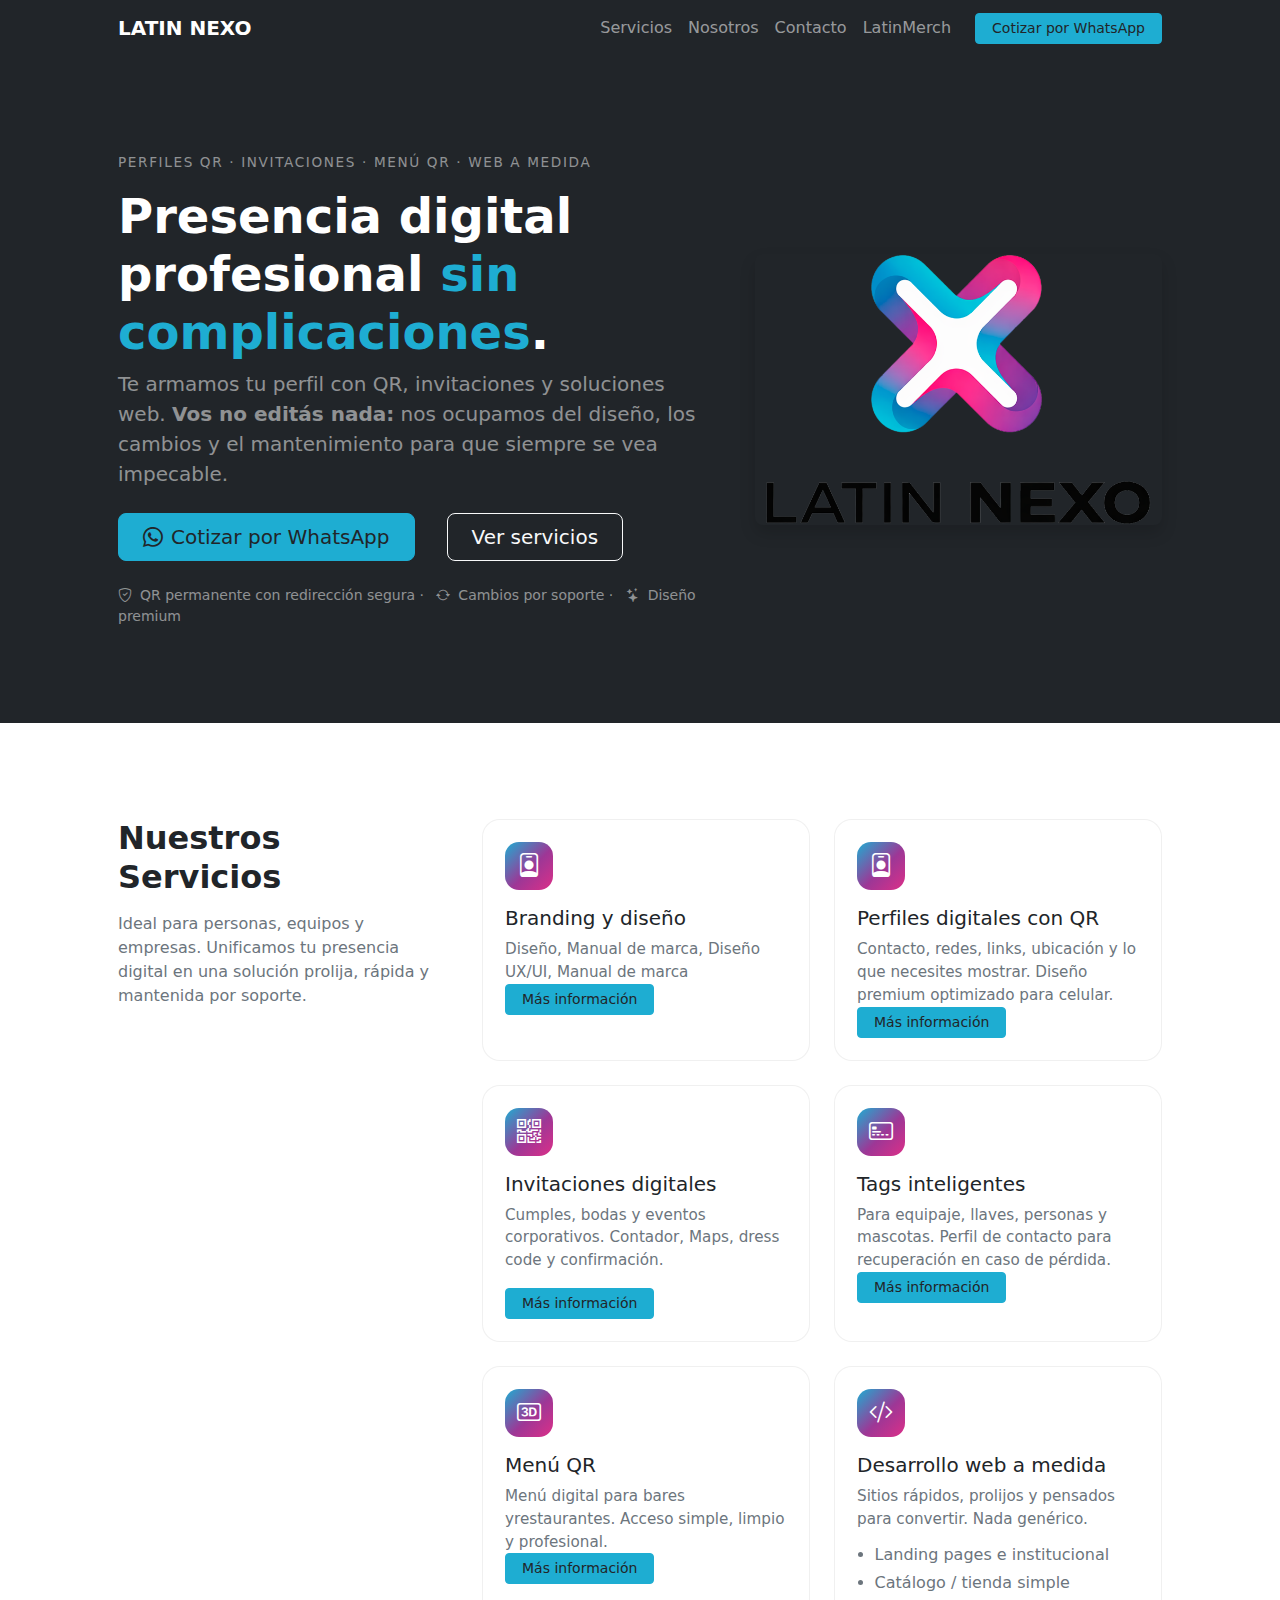
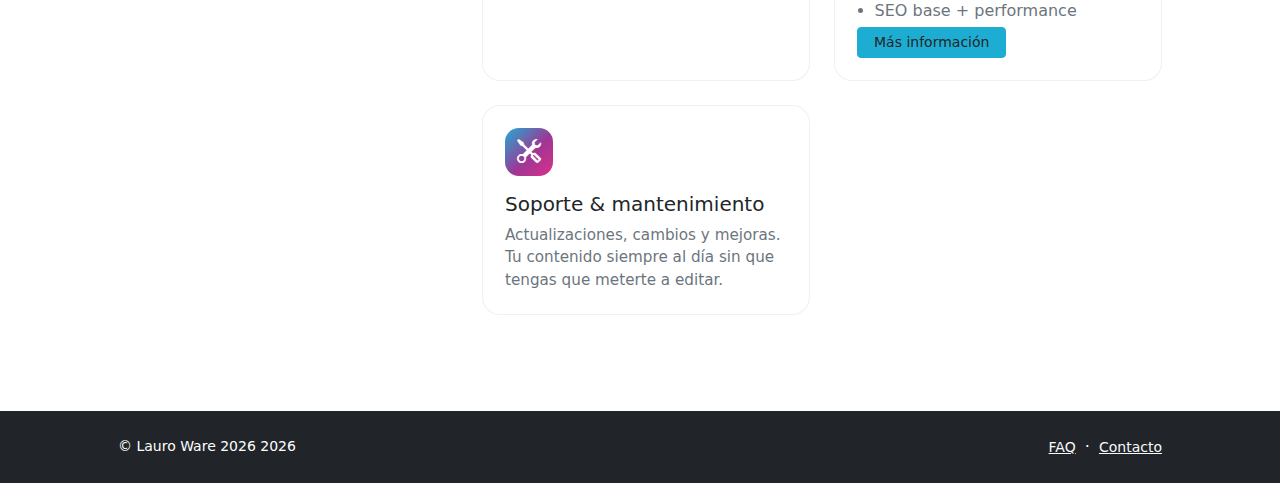
<file: index.html>
<!DOCTYPE html>
<html lang="es">
  <head>
    <meta charset="utf-8" />
    <meta name="viewport" content="width=device-width, initial-scale=1, shrink-to-fit=no" />
    <meta name="description" content="LATIN NEXO: perfiles con QR, invitaciones digitales, menú QR y desarrollo web a medida. Nosotros gestionamos cambios y mantenimiento para que siempre se vea profesional." />
    <meta name="author" content="LATIN NEXO" />
    <title>LATIN NEXO — Identidad digital con QR</title>

    <link rel="icon" type="image/x-icon" href="assets/favicon.png" />
    <link href="https://cdn.jsdelivr.net/npm/bootstrap-icons@1.11.3/font/bootstrap-icons.css" rel="stylesheet" />
    <link href="css/styles.css" rel="stylesheet" />

    <style>
      .hero-kicker{ letter-spacing: .12em; text-transform: uppercase; font-size:.85rem; }
      .feature-icon{
        width:3rem;height:3rem;display:inline-flex;align-items:center;justify-content:center;
        border-radius: 14px;
      }
      .bg-brand{ background: linear-gradient(135deg, #1EADD2 0%, #9D3796 55%, #DC2F88 100%) !important; }
      .text-brand{ color:#1EADD2 !important; }
      .border-brand{ border-color:#1EADD2 !important; }
      .btn-brand{ background:#1EADD2; border-color:#1EADD2; }
      .btn-brand:hover{ filter: brightness(1.05); }
      .btn-outline-brand{ color:#1EADD2; border-color:#1EADD2; }
      .btn-outline-brand:hover{ background:#1EADD2; color:#fff; }
      .muted{ color: rgba(255,255,255,.7); }

      /* UX micro mejoras */
      .service-card{
        border: 1px solid rgba(0,0,0,.06);
        border-radius: 18px;
        padding: 22px;
        height: 100%;
        background: #fff;
        transition: transform .15s ease, box-shadow .15s ease;
      }
      .service-card:hover{
        transform: translateY(-2px);
        box-shadow: 0 10px 26px rgba(0,0,0,.08);
      }
      .service-title{ margin-bottom: 8px; }
      .service-meta{ font-size: .95rem; }
      .service-list{
        padding-left: 1.1rem;
        margin: .75rem 0 0 0;
      }
      .service-list li{ margin-bottom: .25rem; }
    </style>
  </head>

  <body class="d-flex flex-column h-100">
    <main class="flex-shrink-0">

      <!-- Navigation-->
      <nav class="navbar navbar-expand-lg navbar-dark bg-dark">
        <div class="container px-5">
          <a class="navbar-brand d-flex align-items-center gap-2" href="index.html">
            <span class="fw-bold">LATIN NEXO</span>
          </a>

          <button class="navbar-toggler" type="button" data-bs-toggle="collapse" data-bs-target="#navbarSupportedContent"
            aria-controls="navbarSupportedContent" aria-expanded="false" aria-label="Toggle navigation">
            <span class="navbar-toggler-icon"></span>
          </button>

          <div class="collapse navbar-collapse" id="navbarSupportedContent">
            <ul class="navbar-nav ms-auto mb-2 mb-lg-0 align-items-lg-center">
              <li class="nav-item"><a class="nav-link" href="#features">Servicios</a></li>
               <li class="nav-item"><a class="nav-link" href="/about.html">Nosotros</a></li>
                  <li class="nav-item"><a class="nav-link" href="#contacto">Contacto</a></li>
                    <li class="nav-item"><a href="https://latinmerch.com.ar" class="nav-link">LatinMerch</a></li>
        
              <li class="nav-item ms-lg-3">
                <a class="btn btn-brand btn-sm px-3" href="#contacto">
                  Cotizar por WhatsApp
                </a>
              </li>
            </ul>
          </div>
        </div>
      </nav>

      <!-- Header-->
      <header class="bg-dark py-5">
        <div class="container px-5">
          <div class="row gx-5 align-items-center justify-content-center">
            <div class="col-lg-8 col-xl-7 col-xxl-6">
              <div class="my-5 text-center text-xl-start">
                <div class="hero-kicker text-white-50 mb-3">
                  Perfiles QR · Invitaciones · Menú QR · Web a medida
                </div>

                <h1 class="display-5 fw-bolder text-white mb-2">
                  Presencia digital profesional <span class="text-brand">sin complicaciones</span>.
                </h1>

                <p class="lead fw-normal text-white-50 mb-4">
                  Te armamos tu perfil con QR, invitaciones y soluciones web.  
                  <strong>Vos no editás nada:</strong> nos ocupamos del diseño, los cambios y el mantenimiento para que siempre se vea impecable.
                </p>

                <div class="d-grid gap-3 d-sm-flex justify-content-sm-center justify-content-xl-start">
                  <a class="btn btn-brand btn-lg px-4 me-sm-3" target="_blank" rel="noreferrer"
                     href="https://wa.me/5491162366175?text=Hola%20LATIN%20NEXO!%20Quiero%20cotizar.%20Mi%20nombre%20es%3A">
                    <i class="bi bi-whatsapp me-2"></i>Cotizar por WhatsApp
                  </a>
                  <a class="btn btn-outline-light btn-lg px-4" href="#features">
                    Ver servicios
                  </a>
                </div>

                <div class="mt-4 text-white-50 small">
                  <i class="bi bi-shield-check me-2"></i>QR permanente con redirección segura ·
                  <i class="bi bi-arrow-repeat mx-2"></i>Cambios por soporte ·
                  <i class="bi bi-stars mx-2"></i>Diseño premium
                </div>
              </div>
            </div>

            <div class="col-xl-5 col-xxl-6 d-none d-xl-block text-center">
              <img class="img-fluid rounded-3 my-5 shadow"
                src="/assets/logo latin 1.png"
                alt="logo latinexo" />
            </div>
          </div>
        </div>
      </header>
      <!-- Features section-->
      <section class="py-5" id="features">
        <div class="container px-5 my-5">
          <div class="row gx-5">
            <div class="col-lg-4 mb-5 mb-lg-0">
              <h2 class="fw-bolder mb-0">Nuestros Servicios</h2>
              <p class="text-muted mt-3 mb-0">
                Ideal para personas, equipos y empresas. Unificamos tu presencia digital en una solución prolija, rápida y mantenida por soporte.
              </p>
              
            </div>

            <div class="col-lg-8">
              <div class="row gx-4 gy-4 row-cols-1 row-cols-md-2">

   <!-- 1 -->
                <div class="col">
                  <div class="service-card">
                    <div class="feature-icon bg-brand text-white mb-3">
                      <i class="bi bi-person-badge fs-4"></i>
                    </div>
                    <h3 class="h5 service-title">Branding y diseño</h3>
                    <p class="service-meta text-muted mb-0">
                    Diseño, Manual de marca, Diseño UX/UI, Manual de marca
                    </p>
                        <a class="btn btn-brand btn-sm px-3" href="/branding.html">
                  Más información
                </a>
                  </div>
                </div>

                <!-- 1 -->
                <div class="col">
                  <div class="service-card">
                    <div class="feature-icon bg-brand text-white mb-3">
                      <i class="bi bi-person-badge fs-4"></i>
                    </div>
                    <h3 class="h5 service-title">Perfiles digitales con QR</h3>
                    <p class="service-meta text-muted mb-0">
                      Contacto, redes, links, ubicación y lo que necesites mostrar. Diseño premium optimizado para celular.
                    </p>
                        <a class="btn btn-brand btn-sm px-3" href="/perfildigital.html">
                  Más información
                </a>
                  </div>
                </div>

                <!-- 2 -->
                <div class="col">
                  <div class="service-card">
                    <div class="feature-icon bg-brand text-white mb-3">
                      <i class="bi bi-qr-code fs-4"></i>
                    </div>
                    <h3 class="h5 service-title">Invitaciones digitales</h3>
                    <p class="service-meta text-muted mb-0">
                      Cumples, bodas y eventos corporativos. Contador, Maps, dress code y confirmación.
                    </p>
                    </p>
                        <a class="btn btn-brand btn-sm px-3" href="/eventos.html">
                  Más información
                </a>
                  </div>
                </div>

                <!-- 3 -->
                <div class="col">
                  <div class="service-card">
                    <div class="feature-icon bg-brand text-white mb-3">
                      <i class="bi bi-credit-card-2-front fs-4"></i>
                    </div>
                    <h3 class="h5 service-title">Tags inteligentes</h3>
                    <p class="service-meta text-muted mb-0">
                      Para equipaje, llaves, personas y mascotas. Perfil de contacto para recuperación en caso de pérdida.
                    </p>
                        <a class="btn btn-brand btn-sm px-3" href="/tags.html">
                  Más información
                </a>
                  </div>
                </div>

                <!-- 4 -->
                <div class="col">
                  <div class="service-card">
                    <div class="feature-icon bg-brand text-white mb-3">
                      <i class="bi bi-badge-3d fs-4"></i>
                    </div>
                    <h3 class="h5 service-title">Menú QR</h3>
                    <p class="service-meta text-muted mb-0">
                      Menú digital para bares yrestaurantes. Acceso simple, limpio y profesional.
                    </p>
                    <a class="btn btn-brand btn-sm px-3" href="/menuqr.html">
                  Más información
                </a>
                  </div>
                </div>

                <!-- 5 NEW: WEB -->
                <div class="col">
                  <div class="service-card">
                    <div class="feature-icon bg-brand text-white mb-3">
                      <i class="bi bi-code-slash fs-4"></i>
                    </div>
                    <h3 class="h5 service-title">Desarrollo web a medida</h3>
                    <p class="service-meta text-muted mb-2">
                      Sitios rápidos, prolijos y pensados para convertir. Nada genérico.
                    </p>
                    <ul class="service-list text-muted">
                      <li>Landing pages e institucional</li>
                      <li>Catálogo / tienda simple</li>
                      <li>SEO base + performance</li>
                    </ul>
                  
                    <a class="btn btn-brand btn-sm px-3" href="/desarrolloweb.html">
                  Más información
                </a>
                  </div>
                </div>

                <!-- 6 NEW: SOPORTE -->
                <div class="col">
                  <div class="service-card">
                    <div class="feature-icon bg-brand text-white mb-3">
                      <i class="bi bi-tools fs-4"></i>
                    </div>
                    <h3 class="h5 service-title">Soporte & mantenimiento</h3>
                    <p class="service-meta text-muted mb-0">
                      Actualizaciones, cambios y mejoras. Tu contenido siempre al día sin que tengas que meterte a editar.
                    </p>
                  </div>
                </div>

              </div>

    </main>

    <!-- Footer-->
    <footer class="bg-dark py-4 mt-auto">
      <div class="container px-5">
        <div class="row align-items-center justify-content-between flex-column flex-sm-row">
          <div class="col-auto">
            <div class="small m-0 text-white">
               &copy; Lauro Ware 2026 <span id="year"></span>
            </div>
          </div>
          <div class="col-auto">
            <a class="link-light small" href="#faq">FAQ</a>
            <span class="text-white mx-1">&middot;</span>
            <a class="link-light small" href="#contacto">Contacto</a>
          </div>
        </div>
      </div>
    </footer>

    <script src="https://cdn.jsdelivr.net/npm/bootstrap@5.2.3/dist/js/bootstrap.bundle.min.js"></script>
    <script src="js/scripts.js"></script>
    <script>
      document.getElementById("year").textContent = new Date().getFullYear();
    </script>
  </body>
</html>
</file>
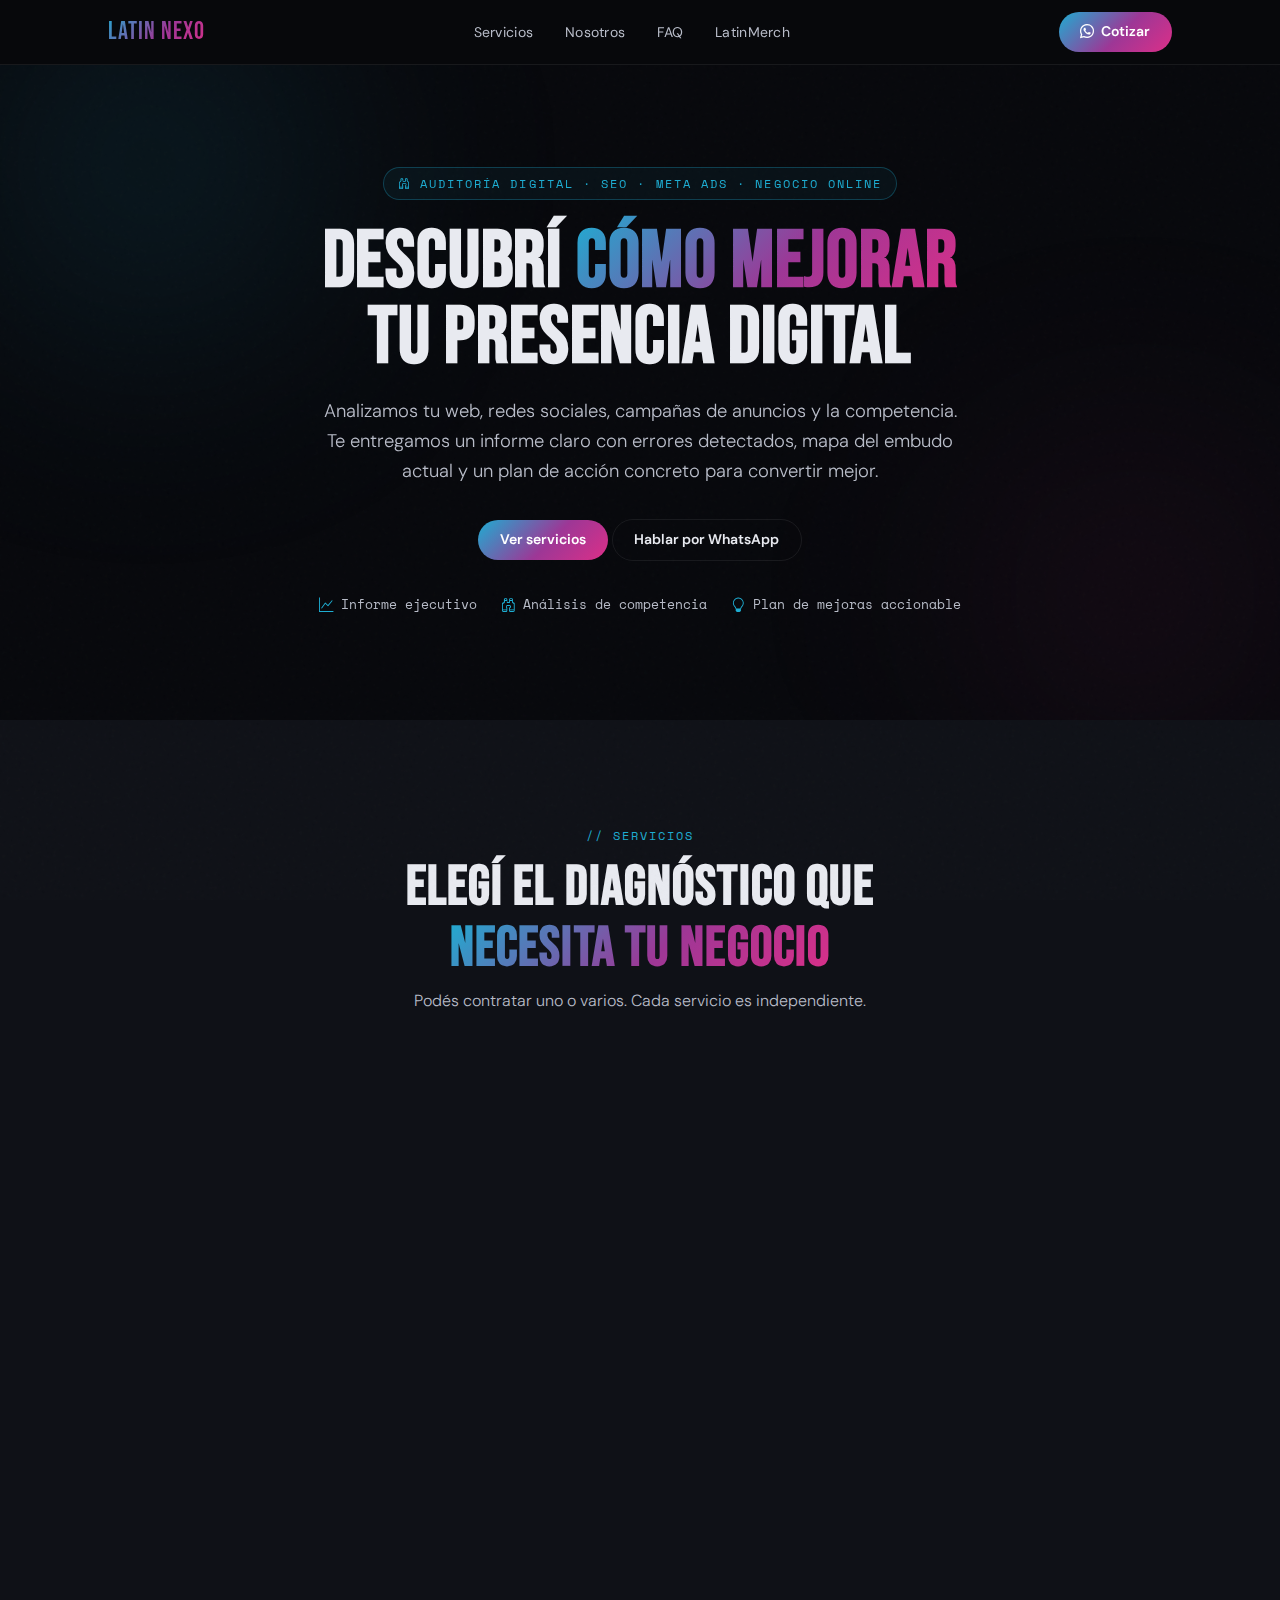
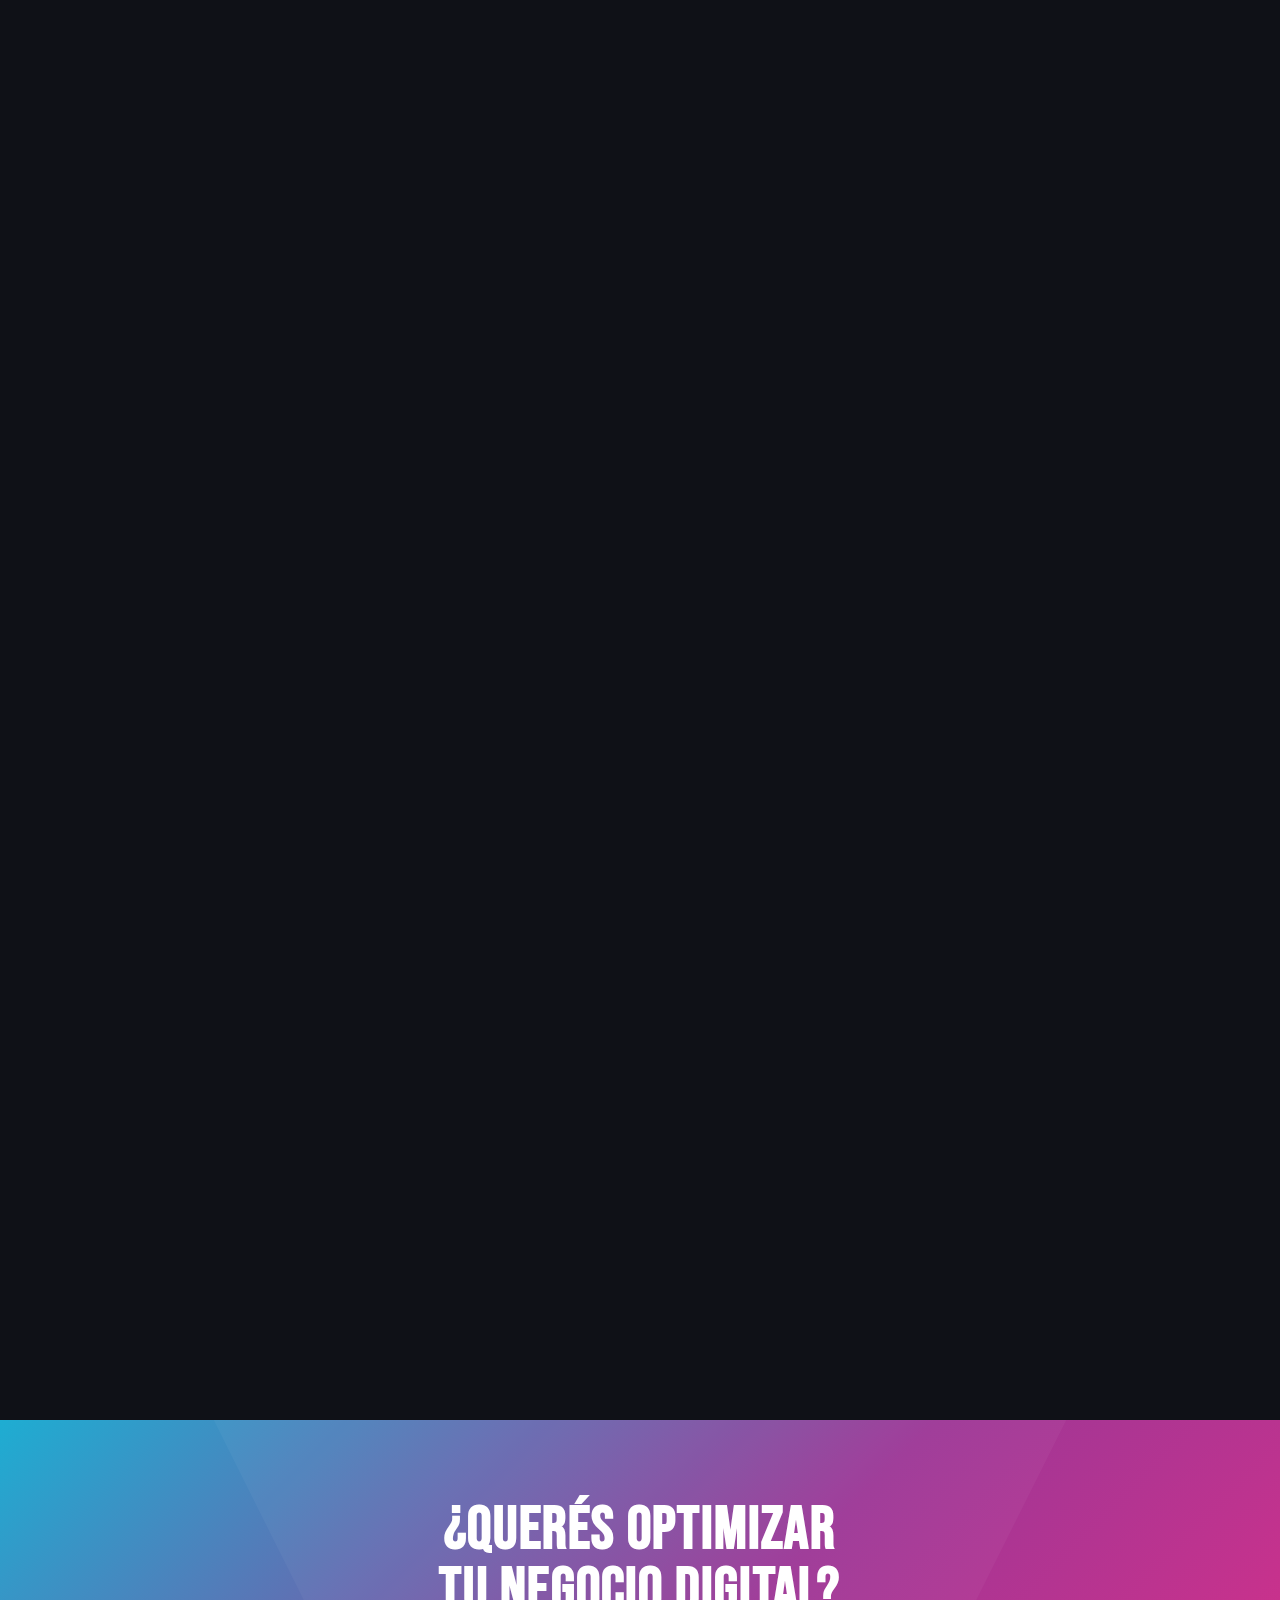
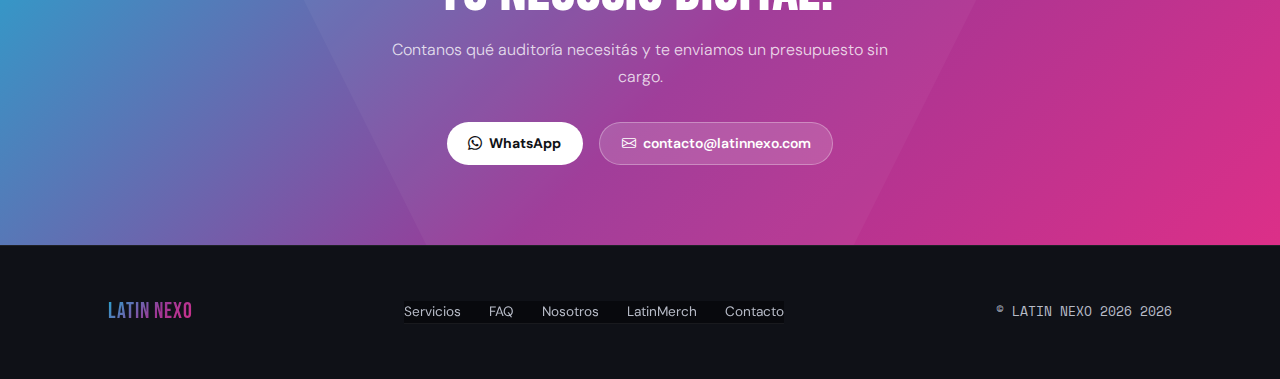
<file: auditorias.html>
<!DOCTYPE html>
<html lang="es">
<head>
  <meta charset="utf-8" />
  <meta name="viewport" content="width=device-width, initial-scale=1" />

  <!-- SEO -->
  <title>LATIN NEXO — Auditorías Digitales</title>
  <meta name="description" content="Auditorías digitales profesionales: SEO, Meta Ads y negocios digitales. Analizamos tu presencia online y te entregamos un plan de acción concreto para mejorar conversión." />
  <meta name="keywords" content="auditoría SEO, auditoría Meta Ads, auditoría de negocios digitales, análisis web, diagnóstico digital" />
  <meta name="author" content="LATIN NEXO" />
  <meta name="robots" content="index, follow" />
  <link rel="canonical" href="https://latinnexo.com/auditorias.html" />

  <!-- Open Graph -->
  <meta property="og:type" content="website" />
  <meta property="og:title" content="LATIN NEXO — Auditorías Digitales" />
  <meta property="og:description" content="Diagnóstico completo de tu presencia online. SEO, Meta Ads o análisis 360° de negocio digital. Informe ejecutivo con plan de acción." />
  <meta property="og:url" content="https://latinnexo.com/auditorias.html" />
  <meta property="og:image" content="https://latinnexo.com/assets/og-image.jpg" />
  <meta property="og:locale" content="es_AR" />
  <meta property="og:site_name" content="LATIN NEXO" />

  <!-- Twitter Card -->
  <meta name="twitter:card" content="summary_large_image" />
  <meta name="twitter:title" content="LATIN NEXO — Auditorías Digitales" />
  <meta name="twitter:description" content="Auditorías SEO, Meta Ads y de negocios digitales. Informe con errores, oportunidades y plan de mejora." />
  <meta name="twitter:image" content="https://latinnexo.com/assets/og-image.jpg" />

  <!-- Schema.org -->
  <script type="application/ld+json">
  {
    "@context": "https://schema.org",
    "@type": "Service",
    "name": "Auditorías Digitales",
    "description": "Servicios de auditoría SEO, Meta Ads y de negocios digitales para mejorar la presencia online.",
    "provider": { "@type": "Organization", "name": "LATIN NEXO", "url": "https://latinnexo.com" }
  }
  </script>

  <link rel="icon" type="image/x-icon" href="assets/favicon.png" />
  <link rel="preconnect" href="https://fonts.googleapis.com" />
  <link rel="preconnect" href="https://fonts.gstatic.com" crossorigin />
  <link href="https://fonts.googleapis.com/css2?family=Bebas+Neue&family=DM+Sans:ital,opsz,wght@0,9..40,300;0,9..40,400;0,9..40,600;1,9..40,300&family=Space+Mono:wght@400;700&display=swap" rel="stylesheet" />
  <link href="https://cdn.jsdelivr.net/npm/bootstrap-icons@1.11.3/font/bootstrap-icons.css" rel="stylesheet" />

  <style>
    /* ─── TOKENS ─── */
    :root {
      --c-bg:        #07080C;
      --c-surface:   #0F1117;
      --c-surface2:  #161820;
      --c-border:    rgba(255,255,255,.07);
      --c-text:      #E8EAF0;
      --c-muted:     #B8BCC8;
      --c-cyan:      #1EADD2;
      --c-magenta:   #DC2F88;
      --c-violet:    #9D3796;
      --grad:        linear-gradient(135deg, #1EADD2 0%, #9D3796 55%, #DC2F88 100%);
      --font-display: 'Bebas Neue', sans-serif;
      --font-body:    'DM Sans', sans-serif;
      --font-mono:    'Space Mono', monospace;
      --radius:       16px;
      --radius-sm:    10px;
    }

    *, *::before, *::after { box-sizing: border-box; margin: 0; padding: 0; }
    html { scroll-behavior: smooth; }
    body {
      background: var(--c-bg);
      color: var(--c-text);
      font-family: var(--font-body);
      font-size: 1rem;
      line-height: 1.65;
      -webkit-font-smoothing: antialiased;
      overflow-x: hidden;
    }

    /* Noise overlay */
    body::before {
      content: '';
      position: fixed; inset: 0;
      background-image: url("data:image/svg+xml,%3Csvg viewBox='0 0 256 256' xmlns='http://www.w3.org/2000/svg'%3E%3Cfilter id='noise'%3E%3CfeTurbulence type='fractalNoise' baseFrequency='0.9' numOctaves='4' stitchTiles='stitch'/%3E%3C/filter%3E%3Crect width='100%25' height='100%25' filter='url(%23noise)' opacity='0.04'/%3E%3C/svg%3E");
      pointer-events: none;
      z-index: 0;
      opacity: .5;
    }

    ::-webkit-scrollbar { width: 4px; }
    ::-webkit-scrollbar-track { background: var(--c-bg); }
    ::-webkit-scrollbar-thumb { background: var(--grad); border-radius: 9px; }

    .grad-text {
      background: var(--grad);
      -webkit-background-clip: text;
      -webkit-text-fill-color: transparent;
      background-clip: text;
    }

    .container { max-width: 1160px; margin-inline: auto; padding-inline: clamp(1rem, 5vw, 3rem); }

    /* ─── NAVIGATION ─── */
    nav {
      position: sticky; top: 0; z-index: 100;
      backdrop-filter: blur(20px);
      -webkit-backdrop-filter: blur(20px);
      background: rgba(7,8,12,.85);
      border-bottom: 1px solid var(--c-border);
    }
    .nav-inner {
      display: flex; align-items: center; justify-content: space-between;
      height: 64px; gap: 2rem;
    }
    .nav-logo {
      font-family: var(--font-display);
      font-size: 1.55rem;
      letter-spacing: .04em;
      background: var(--grad);
      -webkit-background-clip: text;
      -webkit-text-fill-color: transparent;
      background-clip: text;
      text-decoration: none;
    }
    .nav-links {
      display: flex; align-items: center; gap: 2rem;
      list-style: none;
    }
    .nav-links a {
      color: var(--c-muted);
      text-decoration: none;
      font-size: .875rem;
      font-weight: 400;
      letter-spacing: .02em;
      transition: color .2s;
    }
    .nav-links a:hover { color: var(--c-text); }
    .btn {
      display: inline-flex; align-items: center; gap: .45rem;
      padding: .55rem 1.35rem;
      border-radius: 100px;
      font-family: var(--font-body);
      font-size: .875rem;
      font-weight: 600;
      cursor: pointer;
      text-decoration: none;
      border: none;
      transition: filter .2s, transform .15s;
    }
    .btn:hover { filter: brightness(1.1); transform: translateY(-1px); }
    .btn-primary {
      background: var(--grad);
      color: #fff;
    }
    .btn-ghost {
      background: transparent;
      color: var(--c-text);
      border: 1px solid var(--c-border);
    }
    .btn-ghost:hover { background: var(--c-surface); }
    .nav-toggle { display: none; background: none; border: 1px solid var(--c-border); color: var(--c-text); padding: .4rem .6rem; border-radius: 8px; cursor: pointer; font-size: 1.1rem; }
    @media(max-width:768px){
      .nav-links { display: none; position: fixed; inset: 64px 0 0; background: var(--c-bg); flex-direction: column; align-items: center; justify-content: center; gap: 2.5rem; z-index: 200; }
      .nav-links.open { display: flex; }
      .nav-toggle { display: block; }
      .nav-cta { display: none; }
    }

    /* ─── HERO ─── */
    .hero {
      position: relative;
      padding: clamp(4rem, 8vw, 7rem) 0;
      overflow: hidden;
    }
    .hero::before, .hero::after {
      content: '';
      position: absolute;
      border-radius: 50%;
      filter: blur(120px);
      pointer-events: none;
    }
    .hero::before {
      width: 500px; height: 500px;
      background: radial-gradient(circle, rgba(30,173,210,.18) 0%, transparent 70%);
      top: -150px; left: -100px;
      animation: drift 10s ease-in-out infinite alternate;
    }
    .hero::after {
      width: 450px; height: 450px;
      background: radial-gradient(circle, rgba(220,47,136,.12) 0%, transparent 70%);
      bottom: -100px; right: -80px;
      animation: drift 13s ease-in-out infinite alternate-reverse;
    }
    @keyframes drift {
      from { transform: translate(0, 0) scale(1); }
      to   { transform: translate(40px, 30px) scale(1.08); }
    }
    .hero-inner {
      position: relative; z-index: 1;
      max-width: 800px;
      margin-inline: auto;
      text-align: center;
    }
    .hero-kicker {
      display: inline-flex; align-items: center; gap: .5rem;
      font-family: var(--font-mono);
      font-size: .72rem;
      letter-spacing: .18em;
      text-transform: uppercase;
      color: var(--c-cyan);
      border: 1px solid rgba(30,173,210,.3);
      background: rgba(30,173,210,.06);
      padding: .35rem .85rem;
      border-radius: 100px;
      margin-bottom: 1.5rem;
    }
    h1 {
      font-family: var(--font-display);
      font-size: clamp(3rem, 7vw, 5rem);
      line-height: .95;
      letter-spacing: .01em;
      margin-bottom: 1.25rem;
    }
    .hero-sub {
      font-size: clamp(1rem, 1.5vw, 1.15rem);
      color: var(--c-muted);
      max-width: 640px;
      margin-inline: auto;
      margin-bottom: 2rem;
      font-weight: 300;
    }
    .hero-badges {
      display: flex; flex-wrap: wrap; justify-content: center; gap: 1.5rem;
      margin-top: 2rem;
    }
    .badge-item {
      display: flex; align-items: center; gap: .5rem;
      font-size: .82rem;
      color: var(--c-muted);
      font-family: var(--font-mono);
    }
    .badge-item i { color: var(--c-cyan); font-size: .9rem; }

    /* ─── PLAN CARDS (estilo oscuro) ─── */
    .plans-section {
      background: var(--c-surface);
      padding: clamp(4rem, 8vw, 7rem) 0;
    }
    .section-header {
      text-align: center;
      margin-bottom: 3rem;
    }
    .section-label {
      font-family: var(--font-mono);
      font-size: .72rem;
      letter-spacing: .18em;
      text-transform: uppercase;
      color: var(--c-cyan);
      margin-bottom: .75rem;
      display: inline-block;
    }
    .section-title {
      font-family: var(--font-display);
      font-size: clamp(2.2rem, 5vw, 3.5rem);
      line-height: 1.1;
      letter-spacing: .02em;
      margin-bottom: 0.5rem;
    }
    .section-sub {
      color: var(--c-muted);
      max-width: 550px;
      margin-inline: auto;
      font-weight: 300;
    }

    .plan-card {
      background: var(--c-bg);
      border: 1px solid var(--c-border);
      border-radius: var(--radius);
      padding: 2rem;
      height: 100%;
      transition: border-color .25s, transform .2s, box-shadow .2s;
      position: relative;
      overflow: hidden;
    }
    .plan-card:hover {
      border-color: rgba(30,173,210,.4);
      transform: translateY(-6px);
      box-shadow: 0 24px 60px rgba(0,0,0,.4);
    }
    .plan-badge {
      position: absolute; top: 16px; right: 16px;
      font-size: .7rem;
      padding: .3rem .7rem;
      border-radius: 100px;
      background: rgba(30,173,210,.15);
      color: var(--c-cyan);
      border: 1px solid rgba(30,173,210,.3);
      font-family: var(--font-mono);
      font-weight: 600;
    }
    .plan-icon {
      width: 48px; height: 48px;
      border-radius: var(--radius-sm);
      background: rgba(30,173,210,.12);
      border: 1px solid rgba(30,173,210,.2);
      display: flex;
      align-items: center;
      justify-content: center;
      font-size: 1.3rem;
      color: var(--c-cyan);
      margin-bottom: 1.25rem;
    }
    .plan-title {
      font-family: var(--font-display);
      font-size: 1.6rem;
      letter-spacing: .03em;
      margin-bottom: 0.5rem;
    }
    .plan-price {
      font-size: 1.8rem;
      font-weight: 800;
      line-height: 1.1;
      color: var(--c-cyan);
      margin: 0.75rem 0 0.25rem;
    }
    .plan-subprice {
      font-size: .85rem;
      color: var(--c-muted);
      margin-bottom: 1.25rem;
      font-family: var(--font-mono);
    }
    .plan-list {
      padding-left: 1.2rem;
      margin: 1rem 0 0;
      color: var(--c-muted);
      font-size: .85rem;
      font-weight: 300;
    }
    .plan-list li {
      margin-bottom: 0.4rem;
    }
    .btn-plan {
      width: 100%;
      margin-top: 1.5rem;
      text-align: center;
      justify-content: center;
    }
    .btn-outline-plan {
      background: transparent;
      border: 1px solid var(--c-cyan);
      color: var(--c-cyan);
    }
    .btn-outline-plan:hover {
      background: var(--c-cyan);
      color: var(--c-bg);
    }

    /* Nota */
    .note-card {
      background: var(--c-surface2);
      border: 1px solid var(--c-border);
      border-radius: var(--radius);
      padding: 1.5rem;
    }

    /* ─── CTA BAND ─── */
    .cta-band {
      background: var(--grad);
      padding: clamp(3rem, 7vw, 5rem) 0;
      text-align: center;
      position: relative;
      overflow: hidden;
    }
    .cta-band::before {
      content: '';
      position: absolute; inset: 0;
      background: url("data:image/svg+xml,%3Csvg viewBox='0 0 600 600' xmlns='http://www.w3.org/2000/svg'%3E%3Cpath d='M300 600 L0 0 L600 0 Z' fill='rgba(255,255,255,0.04)'/%3E%3C/svg%3E") center/cover;
      pointer-events: none;
    }
    .cta-band h2 {
      font-family: var(--font-display);
      font-size: clamp(2.2rem, 6vw, 3.8rem);
      letter-spacing: .02em;
      line-height: 1;
      color: #fff;
      margin-bottom: 1rem;
    }
    .cta-band p {
      color: rgba(255,255,255,.8);
      max-width: 520px;
      margin-inline: auto;
      margin-bottom: 2rem;
      font-weight: 300;
    }
    .btn-white {
      background: #fff;
      color: var(--c-bg);
      font-weight: 700;
    }

    /* ─── FOOTER ─── */
    footer {
      background: var(--c-surface);
      border-top: 1px solid var(--c-border);
      padding: 3rem 0;
    }
    .footer-inner {
      display: flex; align-items: center; justify-content: space-between; flex-wrap: wrap;
      gap: 1.5rem;
    }
    .footer-logo {
      font-family: var(--font-display);
      font-size: 1.4rem;
      letter-spacing: .04em;
      background: var(--grad);
      -webkit-background-clip: text;
      -webkit-text-fill-color: transparent;
      background-clip: text;
    }
    .footer-links { display: flex; gap: 1.75rem; flex-wrap: wrap; }
    .footer-links a {
      color: var(--c-muted);
      text-decoration: none;
      font-size: .85rem;
      transition: color .2s;
    }
    .footer-links a:hover { color: var(--c-text); }
    .footer-copy {
      color: var(--c-muted);
      font-size: .82rem;
      font-family: var(--font-mono);
    }

    /* ─── REVEAL ─── */
    .reveal {
      opacity: 0;
      transform: translateY(28px);
      transition: opacity .65s ease, transform .65s ease;
    }
    .reveal.visible {
      opacity: 1;
      transform: none;
    }

    @media(max-width: 768px) {
      .plan-card { padding: 1.5rem; }
      .footer-inner { flex-direction: column; align-items: flex-start; }
    }
  </style>
</head>

<body>

  <!-- Navegación -->
  <nav role="navigation" aria-label="Navegación principal">
    <div class="container">
      <div class="nav-inner">
        <a href="/" class="nav-logo" aria-label="Latin Nexo – Inicio">LATIN NEXO</a>
        <button class="nav-toggle" id="navToggle" aria-label="Menú" aria-expanded="false">
          <i class="bi bi-list"></i>
        </button>
        <ul class="nav-links" id="navLinks" role="list">
          <li><a href="index.html#servicios">Servicios</a></li>
          <li><a href="about.html">Nosotros</a></li>
          <li><a href="index.html#faq">FAQ</a></li>
          <li><a href="https://latinmerch.com.ar" target="_blank" rel="noopener">LatinMerch</a></li>
        </ul>
        <a class="btn btn-primary nav-cta" href="https://wa.me/5491162366175?text=Hola%20LATIN%20NEXO!%20Quiero%20cotizar%20una%20auditoría%20digital.%20Mi%20nombre%20es%3A" target="_blank" rel="noopener noreferrer">
          <i class="bi bi-whatsapp"></i> Cotizar
        </a>
      </div>
    </div>
  </nav>

  <main>

    <!-- Hero -->
    <header class="hero">
      <div class="container">
        <div class="hero-inner reveal">
          <div class="hero-kicker">
            <i class="bi bi-binoculars"></i> Auditoría digital · SEO · Meta Ads · Negocio online
          </div>
          <h1>
            DESCUBRÍ <span class="grad-text">CÓMO MEJORAR</span><br />
            TU PRESENCIA DIGITAL
          </h1>
          <p class="hero-sub">
            Analizamos tu web, redes sociales, campañas de anuncios y la competencia. Te entregamos un informe claro con errores detectados, mapa del embudo actual y un plan de acción concreto para convertir mejor.
          </p>
          <div class="d-flex gap-3 justify-content-center flex-wrap">
            <a class="btn btn-primary" href="#planes">Ver servicios</a>
            <a class="btn btn-ghost" href="https://wa.me/5491162366175?text=Hola%20LATIN%20NEXO!%20Quiero%20una%20auditoría%20para%20mi%20negocio.%20Mi%20rubro%20es%3A" target="_blank">Hablar por WhatsApp</a>
          </div>
          <div class="hero-badges">
            <span class="badge-item"><i class="bi bi-graph-up"></i> Informe ejecutivo</span>
            <span class="badge-item"><i class="bi bi-binoculars"></i> Análisis de competencia</span>
            <span class="badge-item"><i class="bi bi-lightbulb"></i> Plan de mejoras accionable</span>
          </div>
        </div>
      </div>
    </header>

    <!-- Servicios de Auditoría (3 cards) -->
    <section class="plans-section" id="planes">
      <div class="container">
        <div class="section-header reveal">
          <span class="section-label">// Servicios</span>
          <h2 class="section-title">ELEGÍ EL DIAGNÓSTICO QUE<br /><span class="grad-text">NECESITA TU NEGOCIO</span></h2>
          <p class="section-sub">Podés contratar uno o varios. Cada servicio es independiente.</p>
        </div>

        <div class="row g-4">
          <!-- Auditoría de Negocios Digitales -->
          <div class="col-lg-4 col-md-6 reveal">
            <div class="plan-card">
              <div class="plan-icon"><i class="bi bi-bar-chart-steps"></i></div>
              <h3 class="plan-title">Auditoría de Negocios Digitales</h3>
              <p class="text-muted small mb-2" style="font-weight:300;">Análisis 360° de tu presencia online. Ideal para empresas que quieren entender dónde están fallando y cómo mejorar su conversión.</p>
              <div class="plan-price">A cotizar</div>
              <div class="plan-subprice">Informe personalizado + plan de acción</div>
              <ul class="plan-list">
                <li>Análisis de web, redes sociales y oferta</li>
                <li>Detección de incoherencias y errores críticos</li>
                <li>Mapa del embudo de ventas actual</li>
                <li>Comparativa con competencia directa</li>
                <li>Plan de acción priorizado (qué cambiar primero)</li>
                <li>Recomendaciones para mejorar conversión</li>
              </ul>
              <a class="btn btn-primary btn-plan" href="https://wa.me/5491162366175?text=Hola%20LATIN%20NEXO!%20Quiero%20una%20AUDITORÍA%20DE%20NEGOCIOS%20DIGITALES.%20Mi%20web%20es%3A" target="_blank">
                <i class="bi bi-whatsapp me-2"></i>Solicitar cotización
              </a>
            </div>
          </div>

          <!-- Auditoría Meta Ads -->
          <div class="col-lg-4 col-md-6 reveal">
            <div class="plan-card">
              <span class="plan-badge">Para anunciantes</span>
              <div class="plan-icon"><i class="bi bi-meta"></i></div>
              <h3 class="plan-title">Auditoría Meta Ads</h3>
              <p class="text-muted small mb-2" style="font-weight:300;">Revisamos tus campañas de Facebook e Instagram, segmentación, creatividades y rendimiento para que dejes de gastar dinero sin resultados.</p>
              <div class="plan-price">A cotizar</div>
              <div class="plan-subprice">Según volumen de cuentas y campañas</div>
              <ul class="plan-list">
                <li>Estructura de campañas y conjuntos</li>
                <li>Análisis de segmentación y públicos</li>
                <li>Evaluación de creatividades (imagen/video/texto)</li>
                <li>Detección de fugas de presupuesto</li>
                <li>Recomendaciones para reducir costo por resultado</li>
                <li>KPIs y métricas clave a seguir</li>
              </ul>
              <a class="btn btn-primary btn-plan" href="https://wa.me/5491162366175?text=Hola%20LATIN%20NEXO!%20Quiero%20una%20AUDITORÍA%20META%20ADS.%20Mi%20cuenta%20es%3A" target="_blank">
                <i class="bi bi-whatsapp me-2"></i>Solicitar cotización
              </a>
            </div>
          </div>

          <!-- Auditoría SEO -->
          <div class="col-lg-4 col-md-6 reveal">
            <div class="plan-card" style="border-color: rgba(30,173,210,.4);">
              <div class="plan-icon"><i class="bi bi-graph-up"></i></div>
              <h3 class="plan-title">Auditoría SEO</h3>
              <p class="text-muted small mb-2" style="font-weight:300;">Analizamos tu sitio web y el de tu competencia. Te damos un plan para escalar posiciones en Google y aumentar el tráfico orgánico.</p>
              <div class="plan-price">A cotizar</div>
              <div class="plan-subprice">SEO técnico + contenido + competencia</div>
              <ul class="plan-list">
                <li>Análisis técnico (velocidad, rastreo, indexación)</li>
                <li>Revisión de keywords y posicionamiento actual</li>
                <li>SEO on-page (etiquetas, estructura, contenido)</li>
                <li>Auditoría de backlinks y perfil de enlaces</li>
                <li>Benchmarking con competencia</li>
                <li>Opcional: implementación de mejoras sobre tu código HTML</li>
              </ul>
              <a class="btn btn-outline-plan btn-plan" href="https://wa.me/5491162366175?text=Hola%20LATIN%20NEXO!%20Quiero%20una%20AUDITORÍA%20SEO.%20Mi%20sitio%20es%3A" target="_blank">
                <i class="bi bi-chat-left-text me-2"></i>Solicitar cotización
              </a>
            </div>
          </div>
        </div>

        <!-- Nota aclaratoria -->
        <div class="row justify-content-center mt-5 reveal">
          <div class="col-lg-10">
            <div class="note-card">
              <div class="d-flex gap-3 align-items-start">
                <div class="plan-icon" style="width: 44px; height: 44px; flex-shrink: 0;"><i class="bi bi-info-circle"></i></div>
                <div>
                  <div class="fw-bold mb-1">¿Cómo se entrega la auditoría?</div>
                  <div class="text-muted" style="font-size: .9rem;">
                    Recibirás un informe ejecutivo en PDF con hallazgos, evidencias, prioridades y un plan de acción concreto.
                    El análisis se realiza sobre información de acceso público (URLs, redes sociales abiertas, anuncios visibles)
                    o con acceso de solo lectura que vos nos compartas. No almacenamos datos sensibles.
                  </div>
                </div>
              </div>
            </div>
          </div>
        </div>
      </div>
    </section>

    <!-- CTA Band (contacto) -->
    <section class="cta-band" id="contacto">
      <div class="container">
        <h2>¿QUERÉS OPTIMIZAR<br />TU NEGOCIO DIGITAL?</h2>
        <p>Contanos qué auditoría necesitás y te enviamos un presupuesto sin cargo.</p>
        <div style="display:flex; gap:1rem; justify-content:center; flex-wrap:wrap;">
          <a class="btn btn-white" href="https://wa.me/5491162366175?text=Hola%20LATIN%20NEXO!%20Quiero%20saber%20precios%20de%20auditoría.%20Mi%20nombre%20es%3A" target="_blank">
            <i class="bi bi-whatsapp"></i> WhatsApp
          </a>
          <a class="btn" href="mailto:contacto@latinnexo.com" style="background: rgba(255,255,255,.15); color:#fff; border: 1px solid rgba(255,255,255,.3);">
            <i class="bi bi-envelope"></i> contacto@latinnexo.com
          </a>
        </div>
      </div>
    </section>

  </main>

  <!-- Footer -->
  <footer>
    <div class="container">
      <div class="footer-inner">
        <div class="footer-logo">LATIN NEXO</div>
        <nav class="footer-links" aria-label="Links del pie de página">
          <a href="index.html#servicios">Servicios</a>
          <a href="index.html#faq">FAQ</a>
          <a href="about.html">Nosotros</a>
          <a href="https://latinmerch.com.ar" target="_blank" rel="noopener">LatinMerch</a>
          <a href="#contacto">Contacto</a>
        </nav>
        <span class="footer-copy">&copy; LATIN NEXO 2026 <span id="year"></span></span>
      </div>
    </div>
  </footer>

  <script>
    // Mobile nav toggle
    const navToggle = document.getElementById('navToggle');
    const navLinks  = document.getElementById('navLinks');
    if (navToggle) {
      navToggle.addEventListener('click', () => {
        const open = navLinks.classList.toggle('open');
        navToggle.setAttribute('aria-expanded', open);
        navToggle.innerHTML = open ? '<i class="bi bi-x-lg"></i>' : '<i class="bi bi-list"></i>';
      });
      navLinks.querySelectorAll('a').forEach(a => {
        a.addEventListener('click', () => {
          navLinks.classList.remove('open');
          navToggle.setAttribute('aria-expanded', false);
          navToggle.innerHTML = '<i class="bi bi-list"></i>';
        });
      });
    }

    // Scroll reveal
    const observer = new IntersectionObserver((entries) => {
      entries.forEach((e, i) => {
        if (e.isIntersecting) {
          e.target.style.transitionDelay = (i * 0.05) + 's';
          e.target.classList.add('visible');
        }
      });
    }, { threshold: 0.1, rootMargin: '0px 0px -30px 0px' });
    document.querySelectorAll('.reveal').forEach(el => observer.observe(el));

    // Año dinámico
    document.getElementById('year') && (document.getElementById('year').textContent = new Date().getFullYear());
  </script>

</body>
</html>
</file>
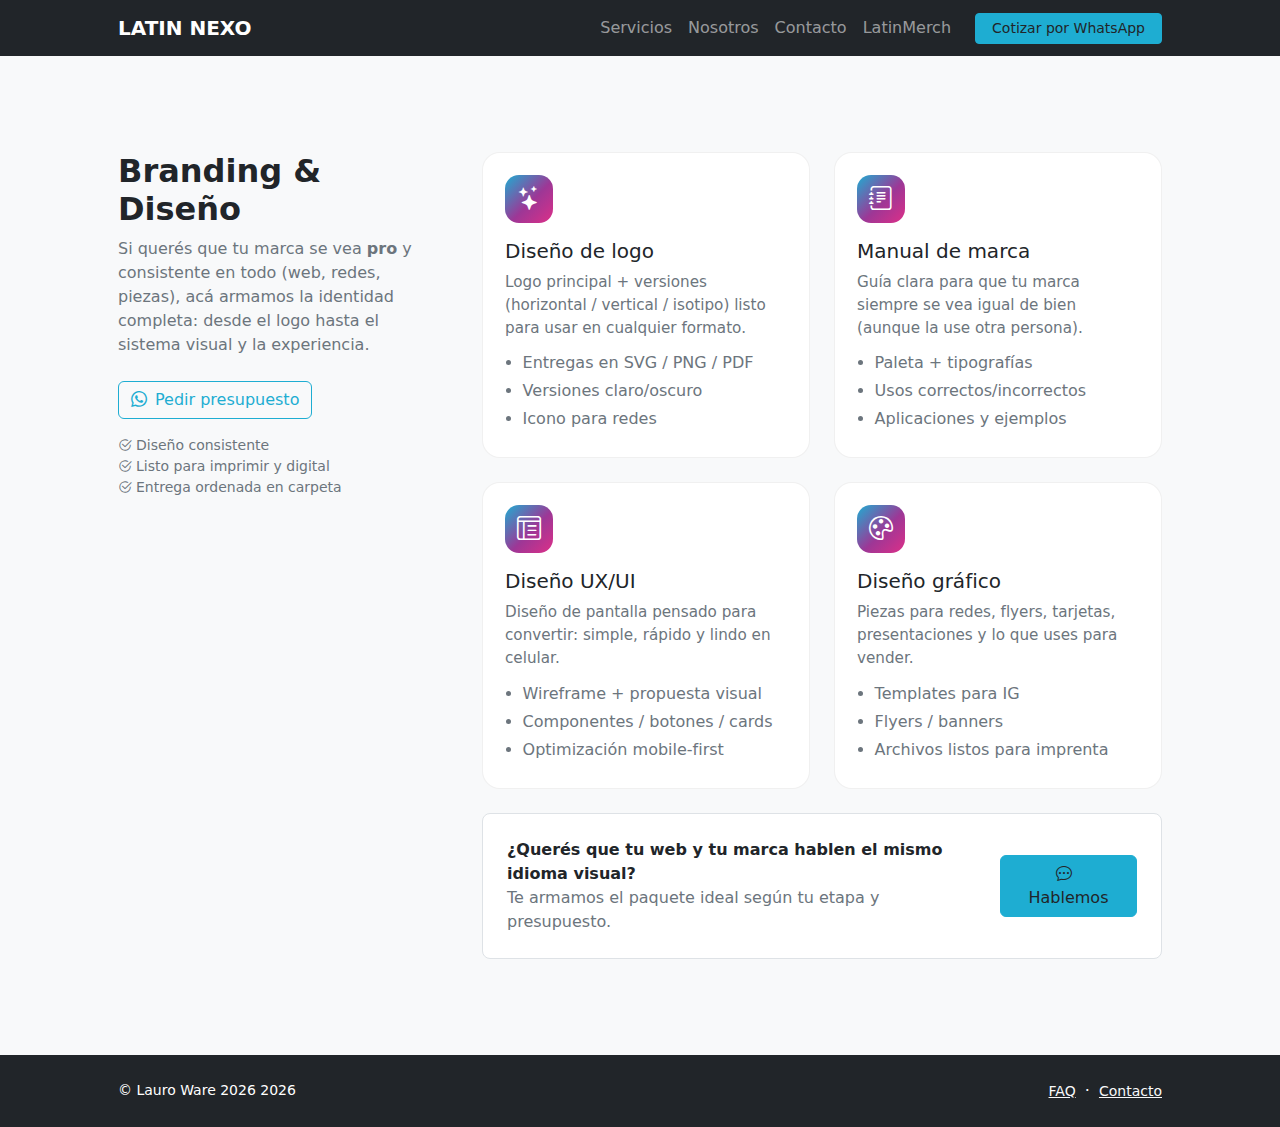
<file: branding.html>
<!DOCTYPE html>
<html lang="es">
  <head>
    <meta charset="utf-8" />
    <meta name="viewport" content="width=device-width, initial-scale=1, shrink-to-fit=no" />
    <meta name="description" content="LATIN NEXO: perfiles con QR, invitaciones digitales, menú QR y desarrollo web a medida. Nosotros gestionamos cambios y mantenimiento para que siempre se vea profesional." />
    <meta name="author" content="LATIN NEXO" />
    <title>LATIN NEXO — Identidad digital con QR</title>

    <link rel="icon" type="image/x-icon" href="assets/favicon.png" />
    <link href="https://cdn.jsdelivr.net/npm/bootstrap-icons@1.11.3/font/bootstrap-icons.css" rel="stylesheet" />
    <link href="css/styles.css" rel="stylesheet" />

    <style>
      .hero-kicker{ letter-spacing: .12em; text-transform: uppercase; font-size:.85rem; }
      .feature-icon{
        width:3rem;height:3rem;display:inline-flex;align-items:center;justify-content:center;
        border-radius: 14px;
      }
      .bg-brand{ background: linear-gradient(135deg, #1EADD2 0%, #9D3796 55%, #DC2F88 100%) !important; }
      .text-brand{ color:#1EADD2 !important; }
      .border-brand{ border-color:#1EADD2 !important; }
      .btn-brand{ background:#1EADD2; border-color:#1EADD2; }
      .btn-brand:hover{ filter: brightness(1.05); }
      .btn-outline-brand{ color:#1EADD2; border-color:#1EADD2; }
      .btn-outline-brand:hover{ background:#1EADD2; color:#fff; }
      .muted{ color: rgba(255,255,255,.7); }

      /* UX micro mejoras */
      .service-card{
        border: 1px solid rgba(0,0,0,.06);
        border-radius: 18px;
        padding: 22px;
        height: 100%;
        background: #fff;
        transition: transform .15s ease, box-shadow .15s ease;
      }
      .service-card:hover{
        transform: translateY(-2px);
        box-shadow: 0 10px 26px rgba(0,0,0,.08);
      }
      .service-title{ margin-bottom: 8px; }
      .service-meta{ font-size: .95rem; }
      .service-list{
        padding-left: 1.1rem;
        margin: .75rem 0 0 0;
      }
      .service-list li{ margin-bottom: .25rem; }
    </style>
  </head>

  <body class="d-flex flex-column h-100">
    <main class="flex-shrink-0">

      <!-- Navigation-->
      <nav class="navbar navbar-expand-lg navbar-dark bg-dark">
        <div class="container px-5">
          <a class="navbar-brand d-flex align-items-center gap-2" href="index.html">
            <span class="fw-bold">LATIN NEXO</span>
          </a>

          <button class="navbar-toggler" type="button" data-bs-toggle="collapse" data-bs-target="#navbarSupportedContent"
            aria-controls="navbarSupportedContent" aria-expanded="false" aria-label="Toggle navigation">
            <span class="navbar-toggler-icon"></span>
          </button>

          <div class="collapse navbar-collapse" id="navbarSupportedContent">
            <ul class="navbar-nav ms-auto mb-2 mb-lg-0 align-items-lg-center">
              <li class="nav-item"><a class="nav-link" href="index.html#features">Servicios</a></li>
               <li class="nav-item"><a class="nav-link" href="/about.html">Nosotros</a></li>
                  <li class="nav-item"><a class="nav-link" href="#contacto">Contacto</a></li>
                    <li class="nav-item"><a href="https://latinmerch.com.ar" class="nav-link">LatinMerch</a></li>
        
              <li class="nav-item ms-lg-3">
                <a class="btn btn-brand btn-sm px-3" href="#contacto">
                  Cotizar por WhatsApp
                </a>
              </li>
            </ul>
          </div>
        </div>
      </nav>
 

<!-- HERO EVENTOS -->
<!-- Branding & Diseño -->
<section class="py-5 bg-light" id="branding">
  <div class="container px-5 my-5">
    <div class="row gx-5 align-items-start">
      <div class="col-lg-4 mb-4 mb-lg-0">
        <h2 class="fw-bolder mb-2">Branding & Diseño</h2>
        <p class="text-muted mb-0">
          Si querés que tu marca se vea <strong>pro</strong> y consistente en todo (web, redes, piezas),
          acá armamos la identidad completa: desde el logo hasta el sistema visual y la experiencia.
        </p>

        <div class="mt-4">
          <a class="btn btn-outline-brand" href="#contacto">
            <i class="bi bi-whatsapp me-2"></i>Pedir presupuesto
          </a>
        </div>

        <div class="mt-3 small text-muted">
          <i class="bi bi-check2-circle me-1"></i>Diseño consistente<br/>
          <i class="bi bi-check2-circle me-1"></i>Listo para imprimir y digital<br/>
          <i class="bi bi-check2-circle me-1"></i>Entrega ordenada en carpeta
        </div>
      </div>

      <div class="col-lg-8">
        <div class="row gx-4 gy-4 row-cols-1 row-cols-md-2">

          <!-- Logo -->
          <div class="col">
            <div class="service-card">
              <div class="feature-icon bg-brand text-white mb-3">
                <i class="bi bi-stars fs-4"></i>
              </div>
              <h3 class="h5 service-title">Diseño de logo</h3>
              <p class="service-meta text-muted mb-2">
                Logo principal + versiones (horizontal / vertical / isotipo) listo para usar en cualquier formato.
              </p>
              <ul class="service-list text-muted">
                <li>Entregas en SVG / PNG / PDF</li>
                <li>Versiones claro/oscuro</li>
                <li>Icono para redes</li>
              </ul>
            </div>
          </div>

          <!-- Identidad + Manual -->
          <div class="col">
            <div class="service-card">
              <div class="feature-icon bg-brand text-white mb-3">
                <i class="bi bi-journal-text fs-4"></i>
              </div>
              <h3 class="h5 service-title">Manual de marca</h3>
              <p class="service-meta text-muted mb-2">
                Guía clara para que tu marca siempre se vea igual de bien (aunque la use otra persona).
              </p>
              <ul class="service-list text-muted">
                <li>Paleta + tipografías</li>
                <li>Usos correctos/incorrectos</li>
                <li>Aplicaciones y ejemplos</li>
              </ul>
            </div>
          </div>

          <!-- UX/UI -->
          <div class="col">
            <div class="service-card">
              <div class="feature-icon bg-brand text-white mb-3">
                <i class="bi bi-layout-text-window-reverse fs-4"></i>
              </div>
              <h3 class="h5 service-title">Diseño UX/UI</h3>
              <p class="service-meta text-muted mb-2">
                Diseño de pantalla pensado para convertir: simple, rápido y lindo en celular.
              </p>
              <ul class="service-list text-muted">
                <li>Wireframe + propuesta visual</li>
                <li>Componentes / botones / cards</li>
                <li>Optimización mobile-first</li>
              </ul>
            </div>
          </div>

          <!-- Diseño gráfico -->
          <div class="col">
            <div class="service-card">
              <div class="feature-icon bg-brand text-white mb-3">
                <i class="bi bi-palette fs-4"></i>
              </div>
              <h3 class="h5 service-title">Diseño gráfico</h3>
              <p class="service-meta text-muted mb-2">
                Piezas para redes, flyers, tarjetas, presentaciones y lo que uses para vender.
              </p>
              <ul class="service-list text-muted">
                <li>Templates para IG</li>
                <li>Flyers / banners</li>
                <li>Archivos listos para imprenta</li>
              </ul>
            </div>
          </div>

        </div>

        <!-- CTA mini -->
        <div class="mt-4">
          <div class="p-4 rounded-3 border" style="background:#fff;">
            <div class="d-flex flex-column flex-md-row align-items-md-center justify-content-between gap-3">
              <div>
                <div class="fw-bold">¿Querés que tu web y tu marca hablen el mismo idioma visual?</div>
                <div class="text-muted">Te armamos el paquete ideal según tu etapa y presupuesto.</div>
              </div>
              <a class="btn btn-brand px-4" href="#contacto">
                <i class="bi bi-chat-dots me-2"></i>Hablemos
              </a>
            </div>
          </div>
        </div>

      </div>
    </div>
  </div>
</section>

    </main>

    <!-- Footer-->
    <footer class="bg-dark py-4 mt-auto">
      <div class="container px-5">
        <div class="row align-items-center justify-content-between flex-column flex-sm-row">
          <div class="col-auto">
            <div class="small m-0 text-white">
               &copy; Lauro Ware 2026 <span id="year"></span>
            </div>
          </div>
          <div class="col-auto">
            <a class="link-light small" href="#faq">FAQ</a>
            <span class="text-white mx-1">&middot;</span>
            <a class="link-light small" href="#contacto">Contacto</a>
          </div>
        </div>
      </div>
    </footer>

    <script src="https://cdn.jsdelivr.net/npm/bootstrap@5.2.3/dist/js/bootstrap.bundle.min.js"></script>
    <script src="js/scripts.js"></script>
    <script>
      document.getElementById("year").textContent = new Date().getFullYear();
    </script>
  </body>
</html>
</file>
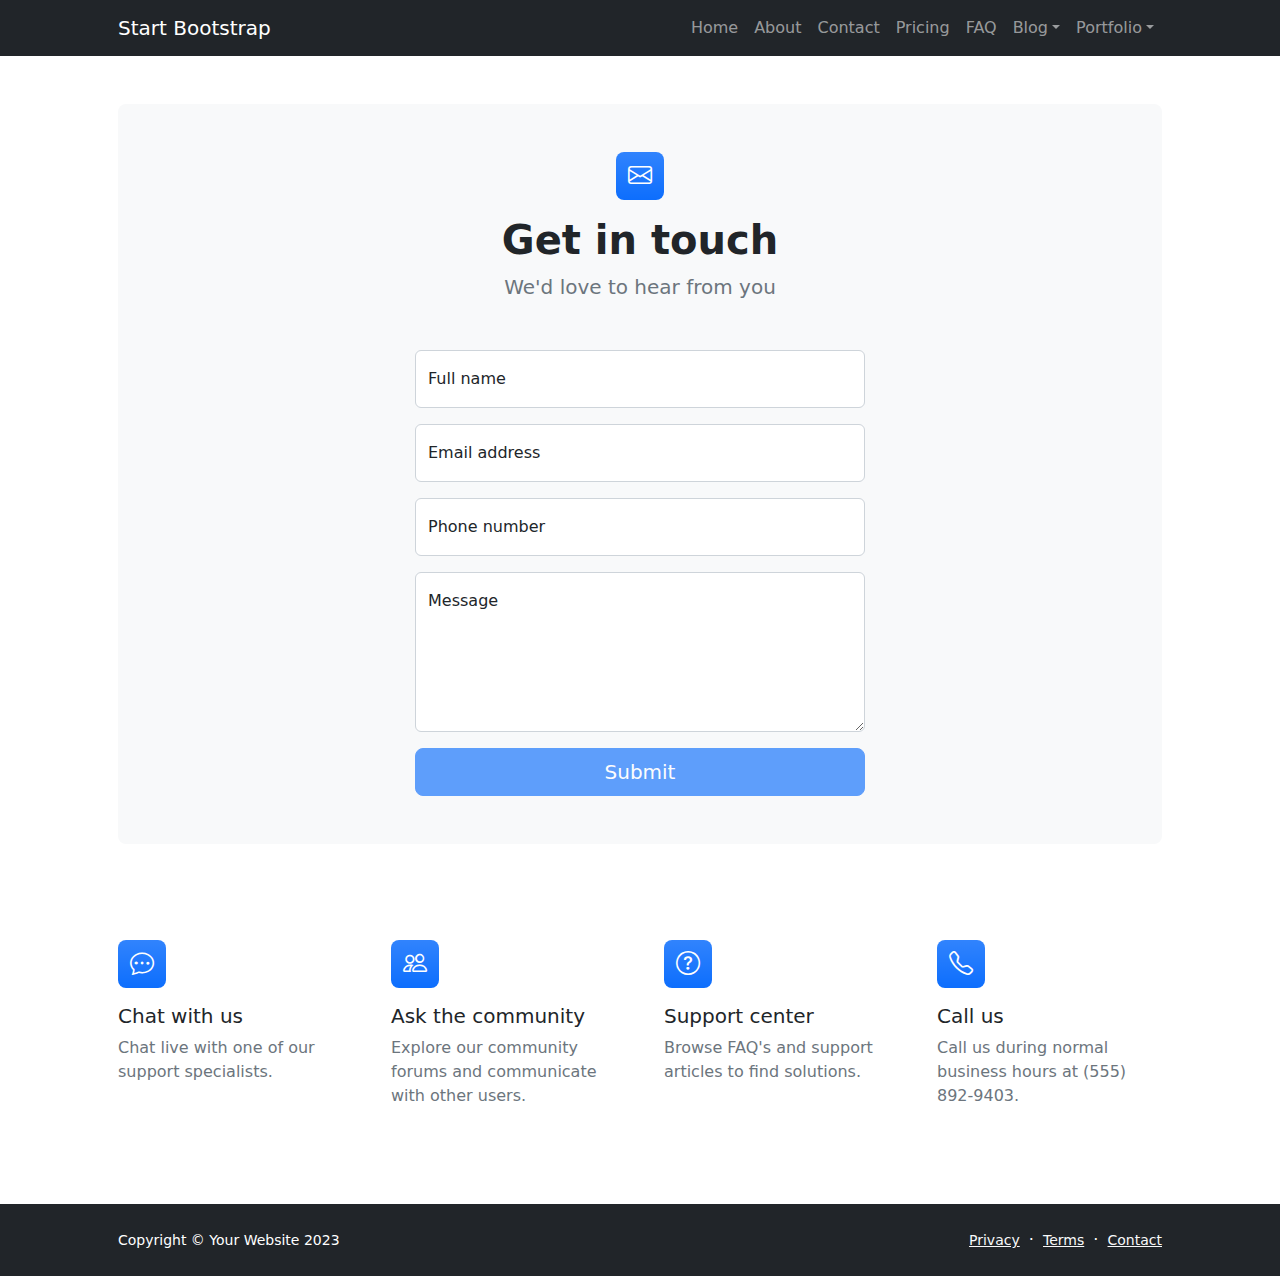
<file: contact.html>
<!DOCTYPE html>
<html lang="en">
    <head>
        <meta charset="utf-8" />
        <meta name="viewport" content="width=device-width, initial-scale=1, shrink-to-fit=no" />
        <meta name="description" content />
        <meta name="author" content />
        <title>Modern Business - Start Bootstrap Template</title>
        <!-- Favicon-->
        <link rel="icon" type="image/x-icon" href="assets/favicon.ico" />
        <!-- Bootstrap icons-->
        <link href="https://cdn.jsdelivr.net/npm/bootstrap-icons@1.5.0/font/bootstrap-icons.css" rel="stylesheet" />
        <!-- Core theme CSS (includes Bootstrap)-->
        <link href="css/styles.css" rel="stylesheet" />
    </head>
    <body class="d-flex flex-column">
        <main class="flex-shrink-0">
            <!-- Navigation-->
            <nav class="navbar navbar-expand-lg navbar-dark bg-dark">
                <div class="container px-5">
                    <a class="navbar-brand" href="index.html">Start Bootstrap</a>
                    <button class="navbar-toggler" type="button" data-bs-toggle="collapse" data-bs-target="#navbarSupportedContent" aria-controls="navbarSupportedContent" aria-expanded="false" aria-label="Toggle navigation"><span class="navbar-toggler-icon"></span></button>
                    <div class="collapse navbar-collapse" id="navbarSupportedContent">
                        <ul class="navbar-nav ms-auto mb-2 mb-lg-0">
                            <li class="nav-item"><a class="nav-link" href="index.html">Home</a></li>
                            <li class="nav-item"><a class="nav-link" href="about.html">About</a></li>
                            <li class="nav-item"><a class="nav-link" href="contact.html">Contact</a></li>
                            <li class="nav-item"><a class="nav-link" href="pricing.html">Pricing</a></li>
                            <li class="nav-item"><a class="nav-link" href="faq.html">FAQ</a></li>
                            <li class="nav-item dropdown">
                                <a class="nav-link dropdown-toggle" id="navbarDropdownBlog" href="#" role="button" data-bs-toggle="dropdown" aria-expanded="false">Blog</a>
                                <ul class="dropdown-menu dropdown-menu-end" aria-labelledby="navbarDropdownBlog">
                                    <li><a class="dropdown-item" href="blog-home.html">Blog Home</a></li>
                                    <li><a class="dropdown-item" href="blog-post.html">Blog Post</a></li>
                                </ul>
                            </li>
                            <li class="nav-item dropdown">
                                <a class="nav-link dropdown-toggle" id="navbarDropdownPortfolio" href="#" role="button" data-bs-toggle="dropdown" aria-expanded="false">Portfolio</a>
                                <ul class="dropdown-menu dropdown-menu-end" aria-labelledby="navbarDropdownPortfolio">
                                    <li><a class="dropdown-item" href="portfolio-overview.html">Portfolio Overview</a></li>
                                    <li><a class="dropdown-item" href="portfolio-item.html">Portfolio Item</a></li>
                                </ul>
                            </li>
                        </ul>
                    </div>
                </div>
            </nav>
            <!-- Page content-->
            <section class="py-5">
                <div class="container px-5">
                    <!-- Contact form-->
                    <div class="bg-light rounded-3 py-5 px-4 px-md-5 mb-5">
                        <div class="text-center mb-5">
                            <div class="feature bg-primary bg-gradient text-white rounded-3 mb-3"><i class="bi bi-envelope"></i></div>
                            <h1 class="fw-bolder">Get in touch</h1>
                            <p class="lead fw-normal text-muted mb-0">We'd love to hear from you</p>
                        </div>
                        <div class="row gx-5 justify-content-center">
                            <div class="col-lg-8 col-xl-6">
                                <!-- * * * * * * * * * * * * * * *-->
                                <!-- * * SB Forms Contact Form * *-->
                                <!-- * * * * * * * * * * * * * * *-->
                                <!-- This form is pre-integrated with SB Forms.-->
                                <!-- To make this form functional, sign up at-->
                                <!-- https://startbootstrap.com/solution/contact-forms-->
                                <!-- to get an API token!-->
                                <form id="contactForm" data-sb-form-api-token="API_TOKEN">
                                    <!-- Name input-->
                                    <div class="form-floating mb-3">
                                        <input class="form-control" id="name" type="text" placeholder="Enter your name..." data-sb-validations="required" />
                                        <label for="name">Full name</label>
                                        <div class="invalid-feedback" data-sb-feedback="name:required">A name is required.</div>
                                    </div>
                                    <!-- Email address input-->
                                    <div class="form-floating mb-3">
                                        <input class="form-control" id="email" type="email" placeholder="name@example.com" data-sb-validations="required,email" />
                                        <label for="email">Email address</label>
                                        <div class="invalid-feedback" data-sb-feedback="email:required">An email is required.</div>
                                        <div class="invalid-feedback" data-sb-feedback="email:email">Email is not valid.</div>
                                    </div>
                                    <!-- Phone number input-->
                                    <div class="form-floating mb-3">
                                        <input class="form-control" id="phone" type="tel" placeholder="(123) 456-7890" data-sb-validations="required" />
                                        <label for="phone">Phone number</label>
                                        <div class="invalid-feedback" data-sb-feedback="phone:required">A phone number is required.</div>
                                    </div>
                                    <!-- Message input-->
                                    <div class="form-floating mb-3">
                                        <textarea class="form-control" id="message" type="text" placeholder="Enter your message here..." style="height: 10rem" data-sb-validations="required"></textarea>
                                        <label for="message">Message</label>
                                        <div class="invalid-feedback" data-sb-feedback="message:required">A message is required.</div>
                                    </div>
                                    <!-- Submit success message-->
                                    <!---->
                                    <!-- This is what your users will see when the form-->
                                    <!-- has successfully submitted-->
                                    <div class="d-none" id="submitSuccessMessage">
                                        <div class="text-center mb-3">
                                            <div class="fw-bolder">Form submission successful!</div>
                                            To activate this form, sign up at
                                            <br />
                                            <a href="https://startbootstrap.com/solution/contact-forms">https://startbootstrap.com/solution/contact-forms</a>
                                        </div>
                                    </div>
                                    <!-- Submit error message-->
                                    <!---->
                                    <!-- This is what your users will see when there is-->
                                    <!-- an error submitting the form-->
                                    <div class="d-none" id="submitErrorMessage"><div class="text-center text-danger mb-3">Error sending message!</div></div>
                                    <!-- Submit Button-->
                                    <div class="d-grid"><button class="btn btn-primary btn-lg disabled" id="submitButton" type="submit">Submit</button></div>
                                </form>
                            </div>
                        </div>
                    </div>
                    <!-- Contact cards-->
                    <div class="row gx-5 row-cols-2 row-cols-lg-4 py-5">
                        <div class="col">
                            <div class="feature bg-primary bg-gradient text-white rounded-3 mb-3"><i class="bi bi-chat-dots"></i></div>
                            <div class="h5 mb-2">Chat with us</div>
                            <p class="text-muted mb-0">Chat live with one of our support specialists.</p>
                        </div>
                        <div class="col">
                            <div class="feature bg-primary bg-gradient text-white rounded-3 mb-3"><i class="bi bi-people"></i></div>
                            <div class="h5">Ask the community</div>
                            <p class="text-muted mb-0">Explore our community forums and communicate with other users.</p>
                        </div>
                        <div class="col">
                            <div class="feature bg-primary bg-gradient text-white rounded-3 mb-3"><i class="bi bi-question-circle"></i></div>
                            <div class="h5">Support center</div>
                            <p class="text-muted mb-0">Browse FAQ's and support articles to find solutions.</p>
                        </div>
                        <div class="col">
                            <div class="feature bg-primary bg-gradient text-white rounded-3 mb-3"><i class="bi bi-telephone"></i></div>
                            <div class="h5">Call us</div>
                            <p class="text-muted mb-0">Call us during normal business hours at (555) 892-9403.</p>
                        </div>
                    </div>
                </div>
            </section>
        </main>
        <!-- Footer-->
        <footer class="bg-dark py-4 mt-auto">
            <div class="container px-5">
                <div class="row align-items-center justify-content-between flex-column flex-sm-row">
                    <div class="col-auto"><div class="small m-0 text-white">Copyright &copy; Your Website 2023</div></div>
                    <div class="col-auto">
                        <a class="link-light small" href="#!">Privacy</a>
                        <span class="text-white mx-1">&middot;</span>
                        <a class="link-light small" href="#!">Terms</a>
                        <span class="text-white mx-1">&middot;</span>
                        <a class="link-light small" href="#!">Contact</a>
                    </div>
                </div>
            </div>
        </footer>
        <!-- Bootstrap core JS-->
        <script src="https://cdn.jsdelivr.net/npm/bootstrap@5.2.3/dist/js/bootstrap.bundle.min.js"></script>
        <!-- Core theme JS-->
        <script src="js/scripts.js"></script>
        <!-- * * * * * * * * * * * * * * * * * * * * * * * * * * * * * * * * * * * * * * * *-->
        <!-- * *                               SB Forms JS                               * *-->
        <!-- * * Activate your form at https://startbootstrap.com/solution/contact-forms * *-->
        <!-- * * * * * * * * * * * * * * * * * * * * * * * * * * * * * * * * * * * * * * * *-->
        <script src="https://cdn.startbootstrap.com/sb-forms-latest.js"></script>
    </body>
</html>
</file>
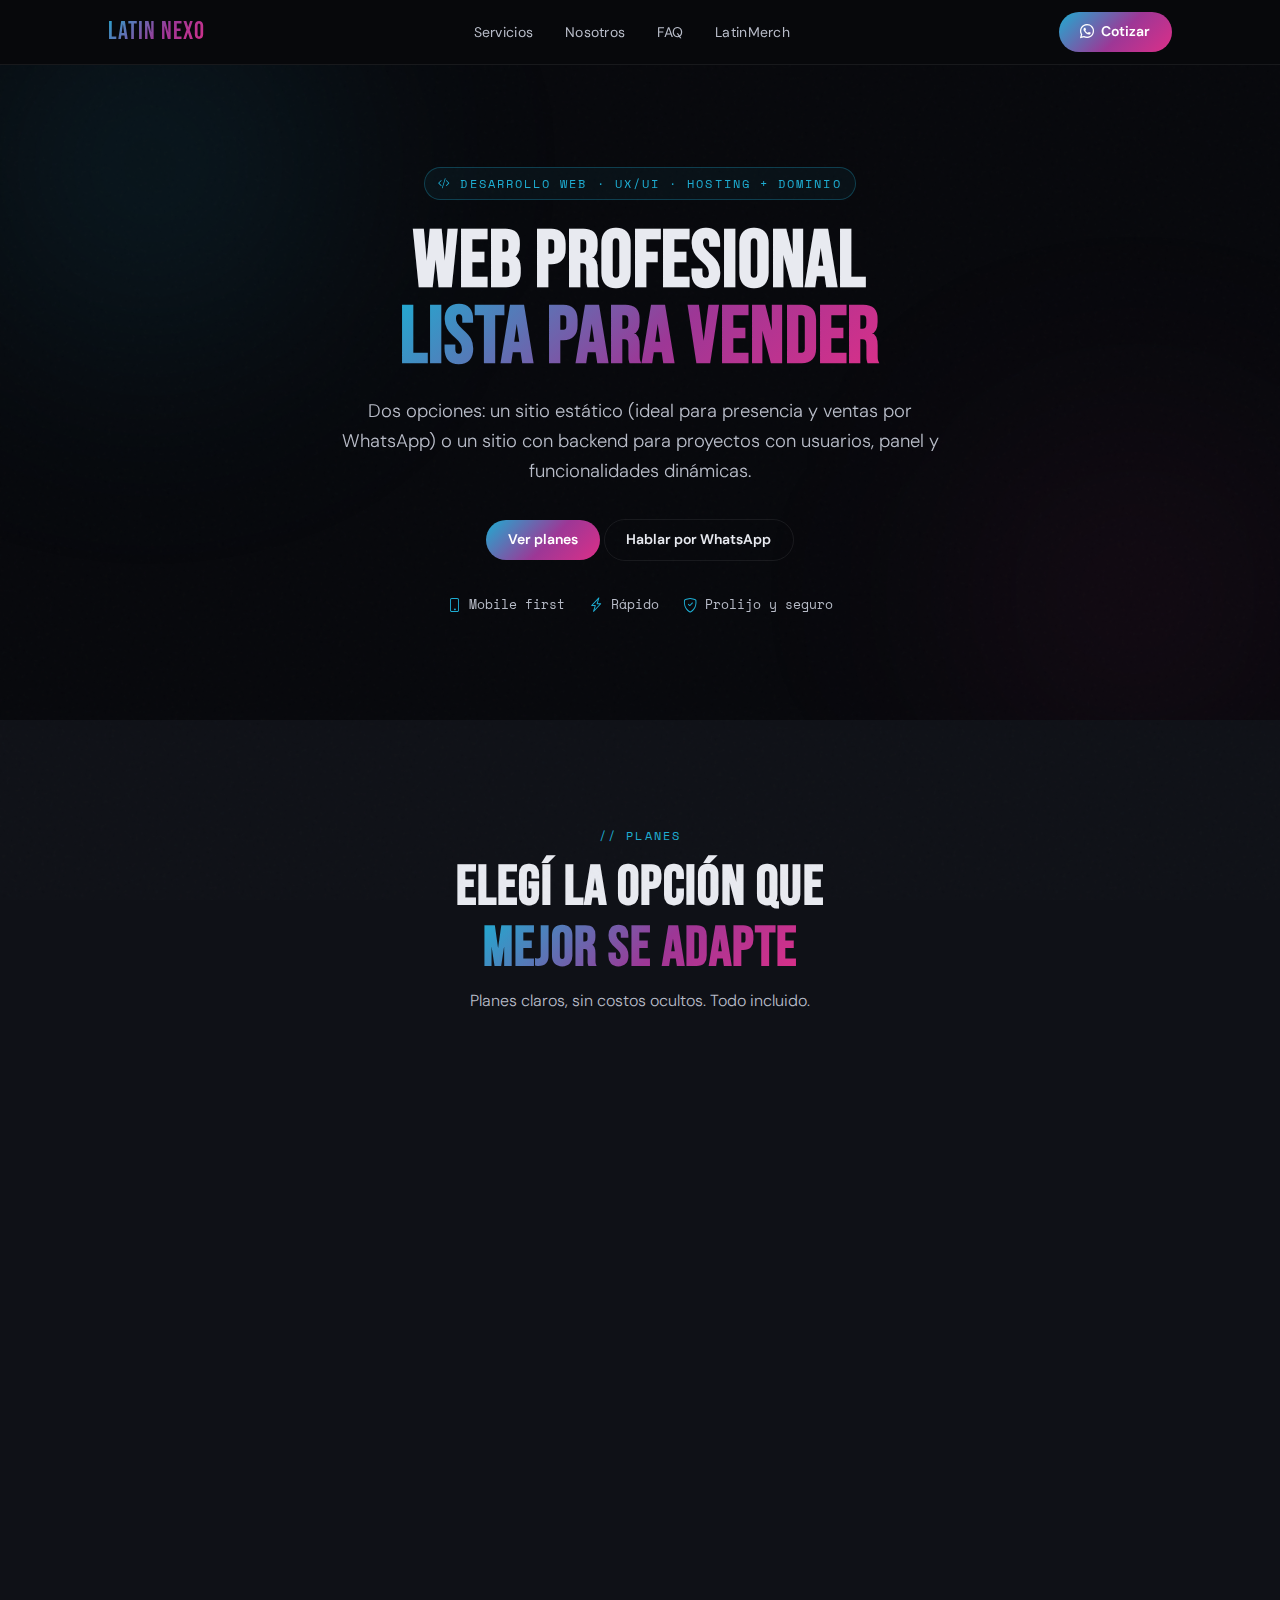
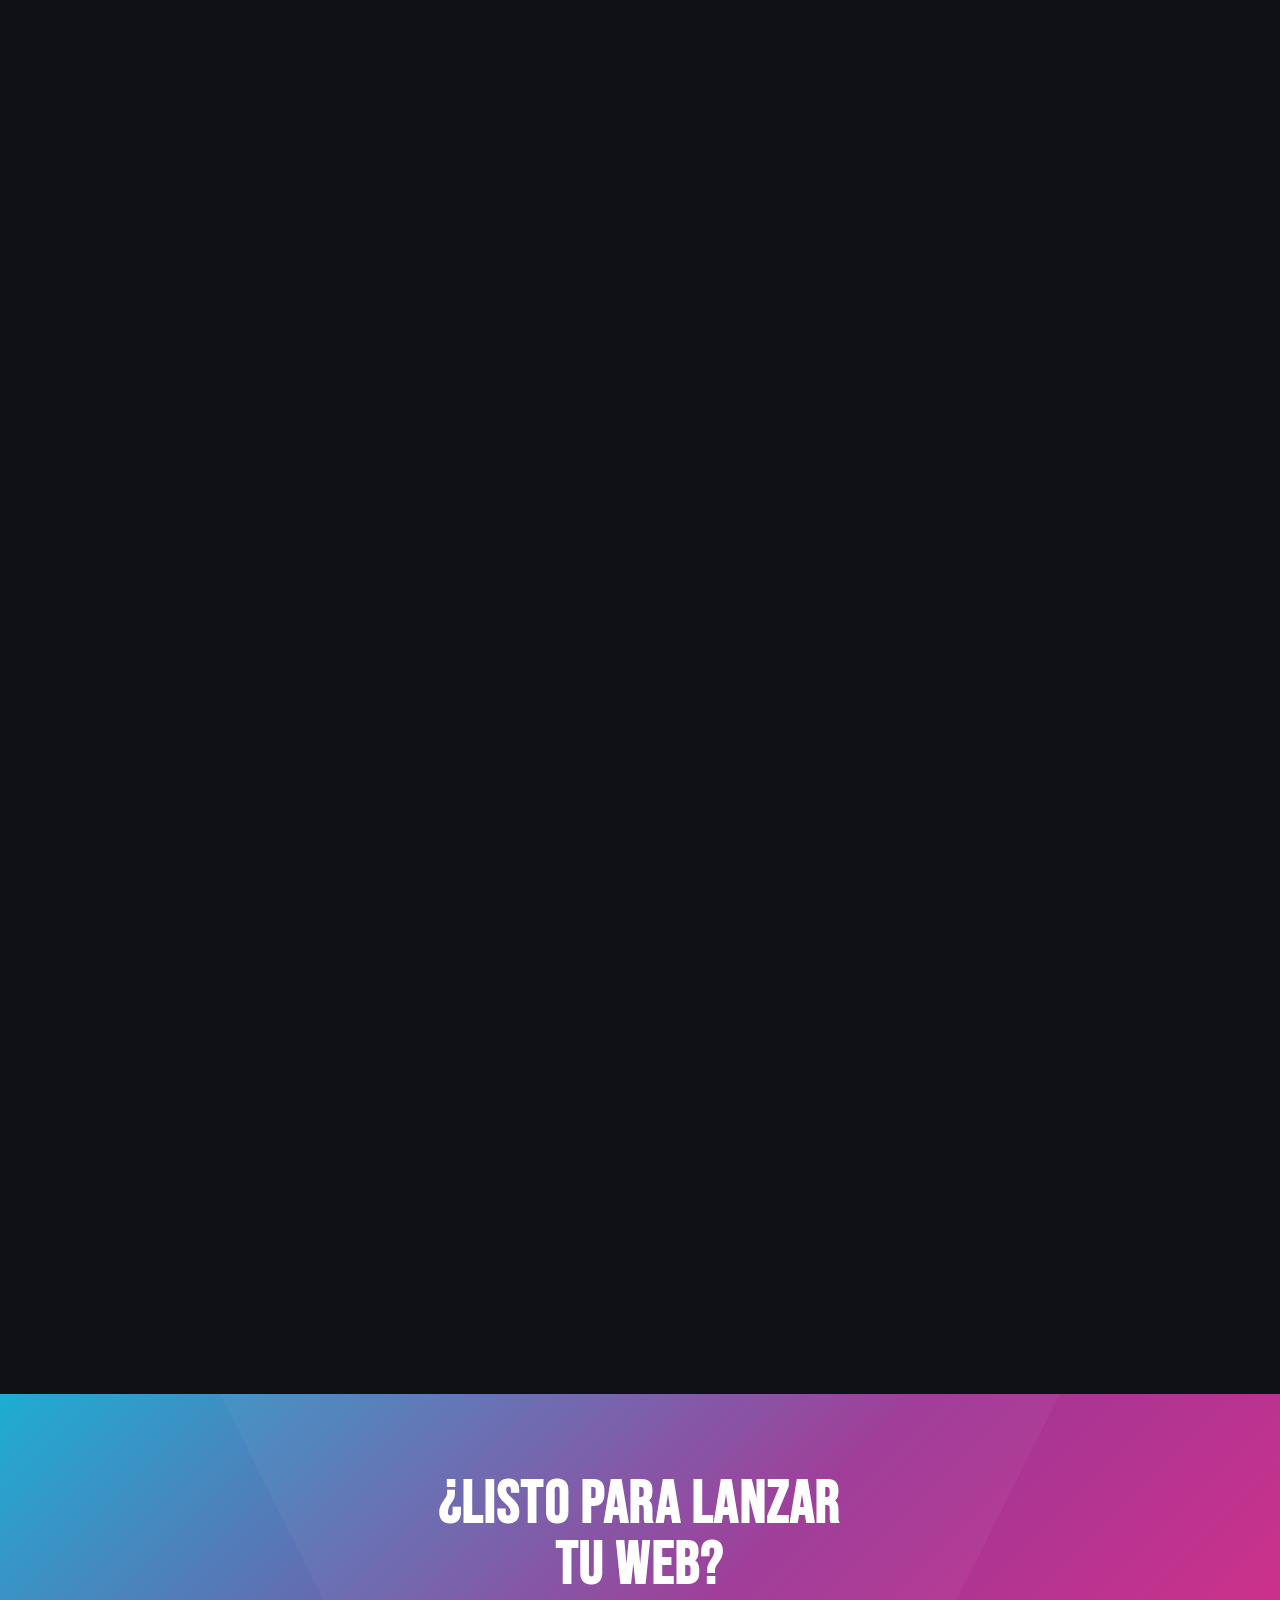
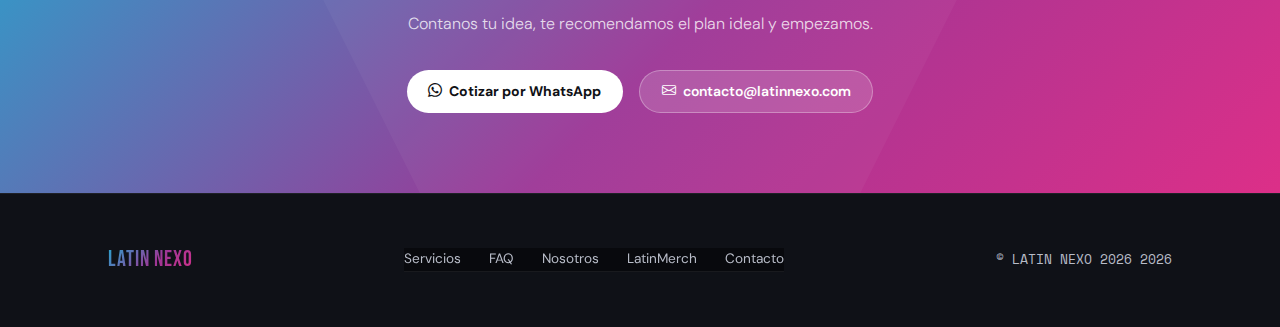
<file: desarrolloweb.html>
<!DOCTYPE html>
<html lang="es">
<head>
  <meta charset="utf-8" />
  <meta name="viewport" content="width=device-width, initial-scale=1" />

  <!-- SEO Primary -->
  <title>LATIN NEXO — Desarrollo Web a Medida</title>
  <meta name="description" content="Desarrollo web profesional: sitios estáticos o con backend. Incluye diseño UX/UI, responsive, hosting, dominio y correos. Planes desde ARS 38.000." />
  <meta name="keywords" content="desarrollo web, sitios web estáticos, páginas web con backend, diseño web profesional, hosting incluido, dominio .com.ar" />
  <meta name="author" content="LATIN NEXO" />
  <meta name="robots" content="index, follow" />
  <link rel="canonical" href="https://latinnexo.com/desarrolloweb.html" />

  <!-- Open Graph -->
  <meta property="og:type" content="website" />
  <meta property="og:title" content="LATIN NEXO — Desarrollo Web a Medida" />
  <meta property="og:description" content="Sitios web rápidos, prolijos y pensados para convertir. Planes con hosting y dominio incluido." />
  <meta property="og:url" content="https://latinnexo.com/desarrolloweb.html" />
  <meta property="og:image" content="https://latinnexo.com/assets/og-image.jpg" />
  <meta property="og:locale" content="es_AR" />
  <meta property="og:site_name" content="LATIN NEXO" />

  <!-- Twitter Card -->
  <meta name="twitter:card" content="summary_large_image" />
  <meta name="twitter:title" content="LATIN NEXO — Desarrollo Web" />
  <meta name="twitter:description" content="Desarrollo web profesional con diseño UX/UI, responsive y hosting incluido." />
  <meta name="twitter:image" content="https://latinnexo.com/assets/og-image.jpg" />

  <!-- Schema.org -->
  <script type="application/ld+json">
  {
    "@context": "https://schema.org",
    "@type": "Product",
    "name": "Desarrollo Web LATIN NEXO",
    "description": "Servicios de desarrollo web: sitios estáticos y con backend.",
    "brand": { "@type": "Brand", "name": "LATIN NEXO" },
    "offers": [
      { "@type": "Offer", "name": "Sitio Web Básico", "price": "38000", "priceCurrency": "ARS" },
      { "@type": "Offer", "name": "Sitio Web Estático", "price": "180000", "priceCurrency": "ARS" },
      { "@type": "Offer", "name": "Sitio Web con Backend", "price": "Por cotizar" }
    ]
  }
  </script>

  <link rel="icon" type="image/x-icon" href="assets/favicon.png" />
  <link rel="preconnect" href="https://fonts.googleapis.com" />
  <link rel="preconnect" href="https://fonts.gstatic.com" crossorigin />
  <link href="https://fonts.googleapis.com/css2?family=Bebas+Neue&family=DM+Sans:ital,opsz,wght@0,9..40,300;0,9..40,400;0,9..40,600;1,9..40,300&family=Space+Mono:wght@400;700&display=swap" rel="stylesheet" />
  <link href="https://cdn.jsdelivr.net/npm/bootstrap-icons@1.11.3/font/bootstrap-icons.css" rel="stylesheet" />

  <style>
    /* ─── TOKENS (mismo estilo que diseño principal) ─── */
    :root {
      --c-bg:        #07080C;
      --c-surface:   #0F1117;
      --c-surface2:  #161820;
      --c-border:    rgba(255,255,255,.07);
      --c-text:      #E8EAF0;
      --c-muted:     #B8BCC8;
      --c-cyan:      #1EADD2;
      --c-magenta:   #DC2F88;
      --c-violet:    #9D3796;
      --grad:        linear-gradient(135deg, #1EADD2 0%, #9D3796 55%, #DC2F88 100%);
      --font-display: 'Bebas Neue', sans-serif;
      --font-body:    'DM Sans', sans-serif;
      --font-mono:    'Space Mono', monospace;
      --radius:       16px;
      --radius-sm:    10px;
    }

    *, *::before, *::after { box-sizing: border-box; margin: 0; padding: 0; }
    html { scroll-behavior: smooth; }
    body {
      background: var(--c-bg);
      color: var(--c-text);
      font-family: var(--font-body);
      font-size: 1rem;
      line-height: 1.65;
      -webkit-font-smoothing: antialiased;
      overflow-x: hidden;
    }

    /* Noise overlay */
    body::before {
      content: '';
      position: fixed; inset: 0;
      background-image: url("data:image/svg+xml,%3Csvg viewBox='0 0 256 256' xmlns='http://www.w3.org/2000/svg'%3E%3Cfilter id='noise'%3E%3CfeTurbulence type='fractalNoise' baseFrequency='0.9' numOctaves='4' stitchTiles='stitch'/%3E%3C/filter%3E%3Crect width='100%25' height='100%25' filter='url(%23noise)' opacity='0.04'/%3E%3C/svg%3E");
      pointer-events: none;
      z-index: 0;
      opacity: .5;
    }

    ::-webkit-scrollbar { width: 4px; }
    ::-webkit-scrollbar-track { background: var(--c-bg); }
    ::-webkit-scrollbar-thumb { background: var(--grad); border-radius: 9px; }

    .grad-text {
      background: var(--grad);
      -webkit-background-clip: text;
      -webkit-text-fill-color: transparent;
      background-clip: text;
    }

    .container { max-width: 1160px; margin-inline: auto; padding-inline: clamp(1rem, 5vw, 3rem); }

    /* ─── NAVIGATION ─── */
    nav {
      position: sticky; top: 0; z-index: 100;
      backdrop-filter: blur(20px);
      -webkit-backdrop-filter: blur(20px);
      background: rgba(7,8,12,.85);
      border-bottom: 1px solid var(--c-border);
    }
    .nav-inner {
      display: flex; align-items: center; justify-content: space-between;
      height: 64px; gap: 2rem;
    }
    .nav-logo {
      font-family: var(--font-display);
      font-size: 1.55rem;
      letter-spacing: .04em;
      background: var(--grad);
      -webkit-background-clip: text;
      -webkit-text-fill-color: transparent;
      background-clip: text;
      text-decoration: none;
    }
    .nav-links {
      display: flex; align-items: center; gap: 2rem;
      list-style: none;
    }
    .nav-links a {
      color: var(--c-muted);
      text-decoration: none;
      font-size: .875rem;
      font-weight: 400;
      letter-spacing: .02em;
      transition: color .2s;
    }
    .nav-links a:hover { color: var(--c-text); }
    .btn {
      display: inline-flex; align-items: center; gap: .45rem;
      padding: .55rem 1.35rem;
      border-radius: 100px;
      font-family: var(--font-body);
      font-size: .875rem;
      font-weight: 600;
      cursor: pointer;
      text-decoration: none;
      border: none;
      transition: filter .2s, transform .15s;
    }
    .btn:hover { filter: brightness(1.1); transform: translateY(-1px); }
    .btn-primary {
      background: var(--grad);
      color: #fff;
    }
    .btn-ghost {
      background: transparent;
      color: var(--c-text);
      border: 1px solid var(--c-border);
    }
    .btn-ghost:hover { background: var(--c-surface); }
    .nav-toggle { display: none; background: none; border: 1px solid var(--c-border); color: var(--c-text); padding: .4rem .6rem; border-radius: 8px; cursor: pointer; font-size: 1.1rem; }
    @media(max-width:768px){
      .nav-links { display: none; position: fixed; inset: 64px 0 0; background: var(--c-bg); flex-direction: column; align-items: center; justify-content: center; gap: 2.5rem; z-index: 200; }
      .nav-links.open { display: flex; }
      .nav-toggle { display: block; }
      .nav-cta { display: none; }
    }

    /* ─── HERO ─── */
    .hero {
      position: relative;
      padding: clamp(4rem, 8vw, 7rem) 0;
      overflow: hidden;
    }
    .hero::before, .hero::after {
      content: '';
      position: absolute;
      border-radius: 50%;
      filter: blur(120px);
      pointer-events: none;
    }
    .hero::before {
      width: 500px; height: 500px;
      background: radial-gradient(circle, rgba(30,173,210,.18) 0%, transparent 70%);
      top: -150px; left: -100px;
      animation: drift 10s ease-in-out infinite alternate;
    }
    .hero::after {
      width: 450px; height: 450px;
      background: radial-gradient(circle, rgba(220,47,136,.12) 0%, transparent 70%);
      bottom: -100px; right: -80px;
      animation: drift 13s ease-in-out infinite alternate-reverse;
    }
    @keyframes drift {
      from { transform: translate(0, 0) scale(1); }
      to   { transform: translate(40px, 30px) scale(1.08); }
    }
    .hero-inner {
      position: relative; z-index: 1;
      text-align: center;
      max-width: 800px;
      margin-inline: auto;
    }
    .hero-kicker {
      display: inline-flex; align-items: center; gap: .5rem;
      font-family: var(--font-mono);
      font-size: .72rem;
      letter-spacing: .18em;
      text-transform: uppercase;
      color: var(--c-cyan);
      border: 1px solid rgba(30,173,210,.3);
      background: rgba(30,173,210,.06);
      padding: .35rem .85rem;
      border-radius: 100px;
      margin-bottom: 1.5rem;
    }
    h1 {
      font-family: var(--font-display);
      font-size: clamp(3rem, 7vw, 5rem);
      line-height: .95;
      letter-spacing: .01em;
      margin-bottom: 1.25rem;
    }
    .hero-sub {
      font-size: clamp(1rem, 1.5vw, 1.15rem);
      color: var(--c-muted);
      max-width: 600px;
      margin-inline: auto;
      margin-bottom: 2rem;
      font-weight: 300;
    }
    .hero-badges {
      display: flex; flex-wrap: wrap; justify-content: center; gap: 1.5rem;
      margin-top: 2rem;
    }
    .badge-item {
      display: flex; align-items: center; gap: .5rem;
      font-size: .82rem;
      color: var(--c-muted);
      font-family: var(--font-mono);
    }
    .badge-item i { color: var(--c-cyan); font-size: .9rem; }

    /* ─── PLAN CARDS (oscuras, estilo consistente) ─── */
    .plans-section {
      background: var(--c-surface);
      padding: clamp(4rem, 8vw, 7rem) 0;
    }
    .section-header {
      text-align: center;
      margin-bottom: 3rem;
    }
    .section-label {
      font-family: var(--font-mono);
      font-size: .72rem;
      letter-spacing: .18em;
      text-transform: uppercase;
      color: var(--c-cyan);
      margin-bottom: .75rem;
      display: inline-block;
    }
    .section-title {
      font-family: var(--font-display);
      font-size: clamp(2.2rem, 5vw, 3.5rem);
      line-height: 1.1;
      letter-spacing: .02em;
      margin-bottom: 0.5rem;
    }
    .section-sub {
      color: var(--c-muted);
      max-width: 550px;
      margin-inline: auto;
      font-weight: 300;
    }

    .plan-card {
      background: var(--c-bg);
      border: 1px solid var(--c-border);
      border-radius: var(--radius);
      padding: 2rem;
      height: 100%;
      transition: border-color .25s, transform .2s, box-shadow .2s;
      position: relative;
      overflow: hidden;
    }
    .plan-card:hover {
      border-color: rgba(30,173,210,.4);
      transform: translateY(-6px);
      box-shadow: 0 24px 60px rgba(0,0,0,.4);
    }
    .plan-badge {
      position: absolute; top: 16px; right: 16px;
      font-size: .7rem;
      padding: .3rem .7rem;
      border-radius: 100px;
      background: rgba(30,173,210,.15);
      color: var(--c-cyan);
      border: 1px solid rgba(30,173,210,.3);
      font-family: var(--font-mono);
      font-weight: 600;
    }
    .plan-icon {
      width: 48px; height: 48px;
      border-radius: var(--radius-sm);
      background: rgba(30,173,210,.12);
      border: 1px solid rgba(30,173,210,.2);
      display: flex;
      align-items: center;
      justify-content: center;
      font-size: 1.3rem;
      color: var(--c-cyan);
      margin-bottom: 1.25rem;
    }
    .plan-title {
      font-family: var(--font-display);
      font-size: 1.6rem;
      letter-spacing: .03em;
      margin-bottom: 0.5rem;
    }
    .plan-price {
      font-size: 2rem;
      font-weight: 800;
      line-height: 1.1;
      color: var(--c-cyan);
      margin: 0.75rem 0 0.25rem;
    }
    .plan-subprice {
      font-size: .85rem;
      color: var(--c-muted);
      margin-bottom: 1.25rem;
      font-family: var(--font-mono);
    }
    .plan-list {
      padding-left: 1.2rem;
      margin: 1rem 0 0;
      color: var(--c-muted);
      font-size: .85rem;
      font-weight: 300;
    }
    .plan-list li {
      margin-bottom: 0.4rem;
    }
    .btn-plan {
      width: 100%;
      margin-top: 1.5rem;
      text-align: center;
      justify-content: center;
    }
    .btn-outline-plan {
      background: transparent;
      border: 1px solid var(--c-cyan);
      color: var(--c-cyan);
    }
    .btn-outline-plan:hover {
      background: var(--c-cyan);
      color: var(--c-bg);
    }

    /* ─── CTA BAND ─── */
    .cta-band {
      background: var(--grad);
      padding: clamp(3rem, 7vw, 5rem) 0;
      text-align: center;
      position: relative;
      overflow: hidden;
    }
    .cta-band::before {
      content: '';
      position: absolute; inset: 0;
      background: url("data:image/svg+xml,%3Csvg viewBox='0 0 600 600' xmlns='http://www.w3.org/2000/svg'%3E%3Cpath d='M300 600 L0 0 L600 0 Z' fill='rgba(255,255,255,0.04)'/%3E%3C/svg%3E") center/cover;
      pointer-events: none;
    }
    .cta-band h2 {
      font-family: var(--font-display);
      font-size: clamp(2.2rem, 6vw, 3.8rem);
      letter-spacing: .02em;
      line-height: 1;
      color: #fff;
      margin-bottom: 1rem;
    }
    .cta-band p {
      color: rgba(255,255,255,.8);
      max-width: 520px;
      margin-inline: auto;
      margin-bottom: 2rem;
      font-weight: 300;
    }
    .btn-white {
      background: #fff;
      color: var(--c-bg);
      font-weight: 700;
    }

    /* ─── FOOTER ─── */
    footer {
      background: var(--c-surface);
      border-top: 1px solid var(--c-border);
      padding: 3rem 0;
    }
    .footer-inner {
      display: flex; align-items: center; justify-content: space-between; flex-wrap: wrap;
      gap: 1.5rem;
    }
    .footer-logo {
      font-family: var(--font-display);
      font-size: 1.4rem;
      letter-spacing: .04em;
      background: var(--grad);
      -webkit-background-clip: text;
      -webkit-text-fill-color: transparent;
      background-clip: text;
    }
    .footer-links { display: flex; gap: 1.75rem; flex-wrap: wrap; }
    .footer-links a {
      color: var(--c-muted);
      text-decoration: none;
      font-size: .85rem;
      transition: color .2s;
    }
    .footer-links a:hover { color: var(--c-text); }
    .footer-copy {
      color: var(--c-muted);
      font-size: .82rem;
      font-family: var(--font-mono);
    }

    /* ─── REVEAL ANIMATION ─── */
    .reveal {
      opacity: 0;
      transform: translateY(28px);
      transition: opacity .65s ease, transform .65s ease;
    }
    .reveal.visible {
      opacity: 1;
      transform: none;
    }

    @media(max-width: 768px) {
      .plan-card { padding: 1.5rem; }
      .footer-inner { flex-direction: column; align-items: flex-start; }
    }
  </style>
</head>

<body>

  <!-- Navegación -->
  <nav role="navigation" aria-label="Navegación principal">
    <div class="container">
      <div class="nav-inner">
        <a href="/" class="nav-logo" aria-label="Latin Nexo – Inicio">LATIN NEXO</a>
        <button class="nav-toggle" id="navToggle" aria-label="Menú" aria-expanded="false">
          <i class="bi bi-list"></i>
        </button>
        <ul class="nav-links" id="navLinks" role="list">
          <li><a href="index.html#servicios">Servicios</a></li>
          <li><a href="about.html">Nosotros</a></li>
          <li><a href="index.html#faq">FAQ</a></li>
          <li><a href="https://latinmerch.com.ar" target="_blank" rel="noopener">LatinMerch</a></li>
        </ul>
        <a class="btn btn-primary nav-cta" href="https://wa.me/5491162366175?text=Hola%20LATIN%20NEXO!%20Quiero%20cotizar%20desarrollo%20web.%20Mi%20nombre%20es%3A" target="_blank" rel="noopener noreferrer">
          <i class="bi bi-whatsapp"></i> Cotizar
        </a>
      </div>
    </div>
  </nav>

  <main>

    <!-- Hero -->
    <header class="hero">
      <div class="container">
        <div class="hero-inner reveal">
          <div class="hero-kicker">
            <i class="bi bi-code-slash"></i> Desarrollo web · UX/UI · Hosting + Dominio
          </div>
          <h1>
            WEB PROFESIONAL<br />
            <span class="grad-text">LISTA PARA VENDER</span>
          </h1>
          <p class="hero-sub">
            Dos opciones: un sitio estático (ideal para presencia y ventas por WhatsApp) o un sitio con backend para proyectos con usuarios, panel y funcionalidades dinámicas.
          </p>
          <div class="d-flex gap-3 justify-content-center flex-wrap">
            <a class="btn btn-primary" href="#planes">Ver planes</a>
            <a class="btn btn-ghost" href="https://wa.me/5491162366175?text=Hola%20LATIN%20NEXO!%20Quiero%20cotizar%20un%20sitio%20web.%20Mi%20rubro%20es%3A" target="_blank">Hablar por WhatsApp</a>
          </div>
          <div class="hero-badges">
            <span class="badge-item"><i class="bi bi-phone"></i> Mobile first</span>
            <span class="badge-item"><i class="bi bi-lightning-charge"></i> Rápido</span>
            <span class="badge-item"><i class="bi bi-shield-check"></i> Prolijo y seguro</span>
          </div>
        </div>
      </div>
    </header>

    <!-- Planes -->
    <section class="plans-section" id="planes">
      <div class="container">
        <div class="section-header reveal">
          <span class="section-label">// Planes</span>
          <h2 class="section-title">ELEGÍ LA OPCIÓN QUE<br /><span class="grad-text">MEJOR SE ADAPTE</span></h2>
          <p class="section-sub">Planes claros, sin costos ocultos. Todo incluido.</p>
        </div>

        <div class="row g-4">
          <!-- Plan Básico -->
          <div class="col-lg-4 col-md-6 reveal">
            <div class="plan-card">
              <div class="plan-icon"><i class="bi bi-window"></i></div>
              <h3 class="plan-title">Sitio Web Básico</h3>
              <p class="text-muted small mb-2" style="font-weight:300;">Ideal para creadores de contenido que necesitan una presencia online simple, clara y profesional.</p>
              <div class="plan-price">ARS 38.000</div>
              <div class="plan-subprice">Pago único · Incluye 1 año de hosting + dominio</div>
              <ul class="plan-list">
                <li>Responsive (mobile, tablet y desktop)</li>
                <li>Optimización de velocidad y performance</li>
                <li>Formulario de contacto o botón WhatsApp</li>
                <li>Hosting incluido (1 año)</li>
                <li>Dominio .com.ar incluido (1 año)</li>
                <li>Correo @tudominio opcional</li>
                <li>SEO básico (meta tags + estructura)</li>
                <li>Analizamos tu red social y creamos el sitio</li>
              </ul>
              <a class="btn btn-primary btn-plan" href="https://wa.me/5491162366175?text=Hola%20LATIN%20NEXO!%20Quiero%20el%20plan%20Sitio%20Web%20Básico%20(ARS%2038.000).%20Mi%20nombre%20es%3A" target="_blank">
                <i class="bi bi-whatsapp me-2"></i>Contratar este plan
              </a>
            </div>
          </div>

          <!-- Plan Estático Profesional -->
          <div class="col-lg-4 col-md-6 reveal">
            <div class="plan-card">
              <span class="plan-badge">Más elegido</span>
              <div class="plan-icon"><i class="bi bi-window-stack"></i></div>
              <h3 class="plan-title">Sitio Web Estático</h3>
              <p class="text-muted small mb-2" style="font-weight:300;">Ideal para emprendedores, profesionales y marcas que necesitan presencia online clara y prolija.</p>
              <div class="plan-price">ARS 180.000</div>
              <div class="plan-subprice">Pago único · Incluye 1 año de hosting + dominio</div>
              <ul class="plan-list">
                <li>Diseño UX/UI personalizado</li>
                <li>Responsive (mobile, tablet y desktop)</li>
                <li>Hasta 5 secciones (Inicio, Servicios, Nosotros, Contacto, etc.)</li>
                <li>Optimización de velocidad y performance</li>
                <li>Formulario de contacto o botón WhatsApp</li>
                <li>Hosting incluido (1 año)</li>
                <li>Dominio .com.ar incluido (1 año)</li>
                <li>2 correos corporativos</li>
                <li>SEO básico (meta tags + estructura)</li>
              </ul>
              <a class="btn btn-primary btn-plan" href="https://wa.me/5491162366175?text=Hola%20LATIN%20NEXO!%20Quiero%20el%20plan%20Sitio%20Web%20Estático%20(ARS%20180.000).%20Mi%20nombre%20es%3A" target="_blank">
                <i class="bi bi-whatsapp me-2"></i>Contratar este plan
              </a>
            </div>
          </div>

          <!-- Plan con Backend -->
          <div class="col-lg-4 col-md-6 reveal">
            <div class="plan-card" style="border-color: rgba(30,173,210,.4);">
              <div class="plan-icon"><i class="bi bi-diagram-3"></i></div>
              <h3 class="plan-title">Sitio Web con Backend</h3>
              <p class="text-muted small mb-2" style="font-weight:300;">Para proyectos que necesitan lógica, datos, usuarios o funcionalidades dinámicas.</p>
              <div class="plan-price">A cotizar</div>
              <div class="plan-subprice">Presupuesto según alcance y funcionalidades</div>
              <ul class="plan-list">
                <li>Todo lo incluido en el plan estático</li>
                <li>Panel de administración</li>
                <li>Gestión de contenidos o usuarios</li>
                <li>Base de datos</li>
                <li>Formularios avanzados</li>
                <li>Integraciones (pagos, APIs, sistemas externos)</li>
                <li>Roles y permisos</li>
                <li>Deploy y configuración de servidor</li>
              </ul>
              <a class="btn btn-outline-plan btn-plan" href="https://wa.me/5491162366175?text=Hola%20LATIN%20NEXO!%20Quiero%20cotizar%20un%20sitio%20web%20con%20backend.%20Mi%20proyecto%20es%3A" target="_blank">
                <i class="bi bi-chat-left-text me-2"></i>Cotizar proyecto
              </a>
            </div>
          </div>
        </div>
      </div>
    </section>

    <!-- CTA Band (contacto) -->
    <section class="cta-band" id="contacto">
      <div class="container">
        <h2>¿LISTO PARA LANZAR<br />TU WEB?</h2>
        <p>Contanos tu idea, te recomendamos el plan ideal y empezamos.</p>
        <div style="display:flex; gap:1rem; justify-content:center; flex-wrap:wrap;">
          <a class="btn btn-white" href="https://wa.me/5491162366175?text=Hola%20LATIN%20NEXO!%20Quiero%20cotizar%20desarrollo%20web.%20Mi%20nombre%20es%3A" target="_blank">
            <i class="bi bi-whatsapp"></i> Cotizar por WhatsApp
          </a>
          <a class="btn" href="mailto:contacto@latinnexo.com" style="background: rgba(255,255,255,.15); color:#fff; border: 1px solid rgba(255,255,255,.3);">
            <i class="bi bi-envelope"></i> contacto@latinnexo.com
          </a>
        </div>
      </div>
    </section>

  </main>

  <!-- Footer -->
  <footer>
    <div class="container">
      <div class="footer-inner">
        <div class="footer-logo">LATIN NEXO</div>
        <nav class="footer-links" aria-label="Links del pie de página">
          <a href="index.html#servicios">Servicios</a>
          <a href="index.html#faq">FAQ</a>
          <a href="about.html">Nosotros</a>
          <a href="https://latinmerch.com.ar" target="_blank" rel="noopener">LatinMerch</a>
          <a href="#contacto">Contacto</a>
        </nav>
        <span class="footer-copy">&copy; LATIN NEXO 2026 <span id="year"></span></span>
      </div>
    </div>
  </footer>

  <script>
    // Mobile nav toggle
    const navToggle = document.getElementById('navToggle');
    const navLinks  = document.getElementById('navLinks');
    if (navToggle) {
      navToggle.addEventListener('click', () => {
        const open = navLinks.classList.toggle('open');
        navToggle.setAttribute('aria-expanded', open);
        navToggle.innerHTML = open ? '<i class="bi bi-x-lg"></i>' : '<i class="bi bi-list"></i>';
      });
      navLinks.querySelectorAll('a').forEach(a => {
        a.addEventListener('click', () => {
          navLinks.classList.remove('open');
          navToggle.setAttribute('aria-expanded', false);
          navToggle.innerHTML = '<i class="bi bi-list"></i>';
        });
      });
    }

    // Scroll reveal
    const observer = new IntersectionObserver((entries) => {
      entries.forEach((e, i) => {
        if (e.isIntersecting) {
          e.target.style.transitionDelay = (i * 0.05) + 's';
          e.target.classList.add('visible');
        }
      });
    }, { threshold: 0.1, rootMargin: '0px 0px -30px 0px' });
    document.querySelectorAll('.reveal').forEach(el => observer.observe(el));

    // Año dinámico
    document.getElementById('year') && (document.getElementById('year').textContent = new Date().getFullYear());
  </script>

</body>
</html>
</file>
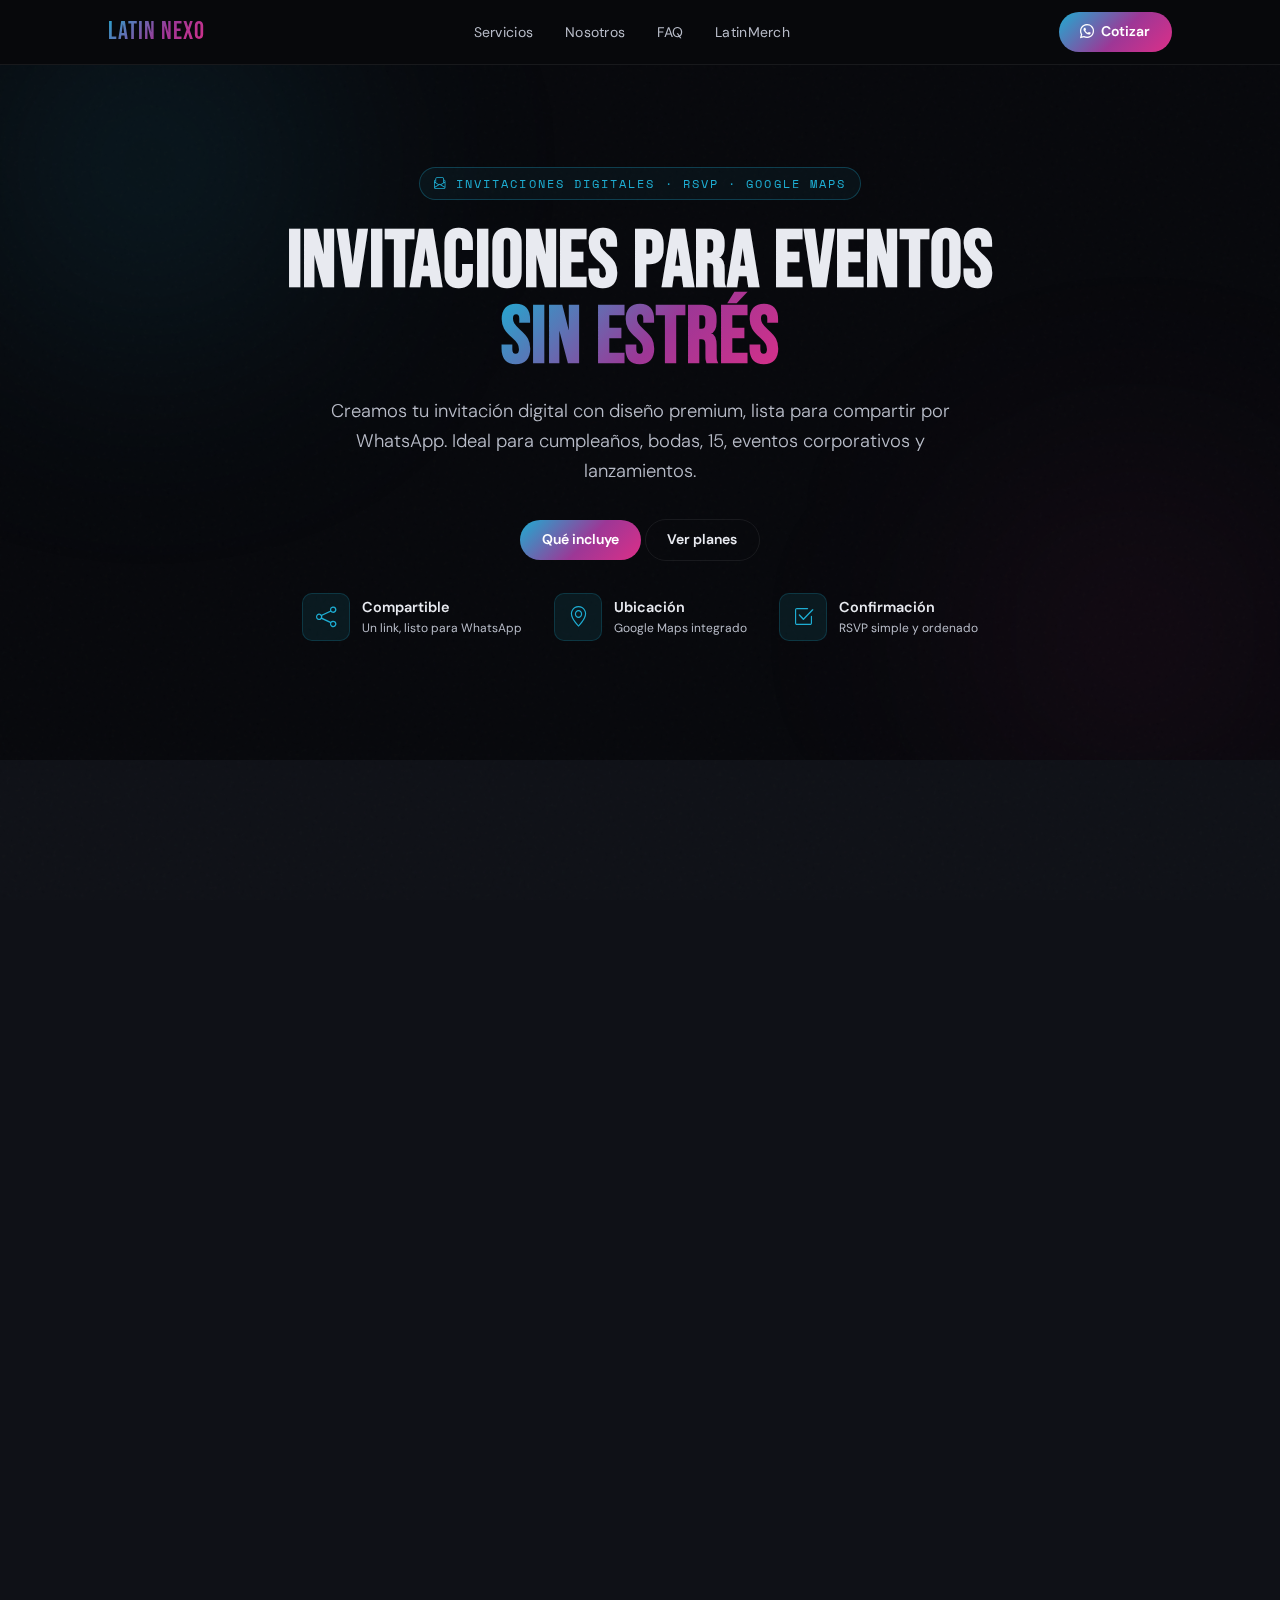
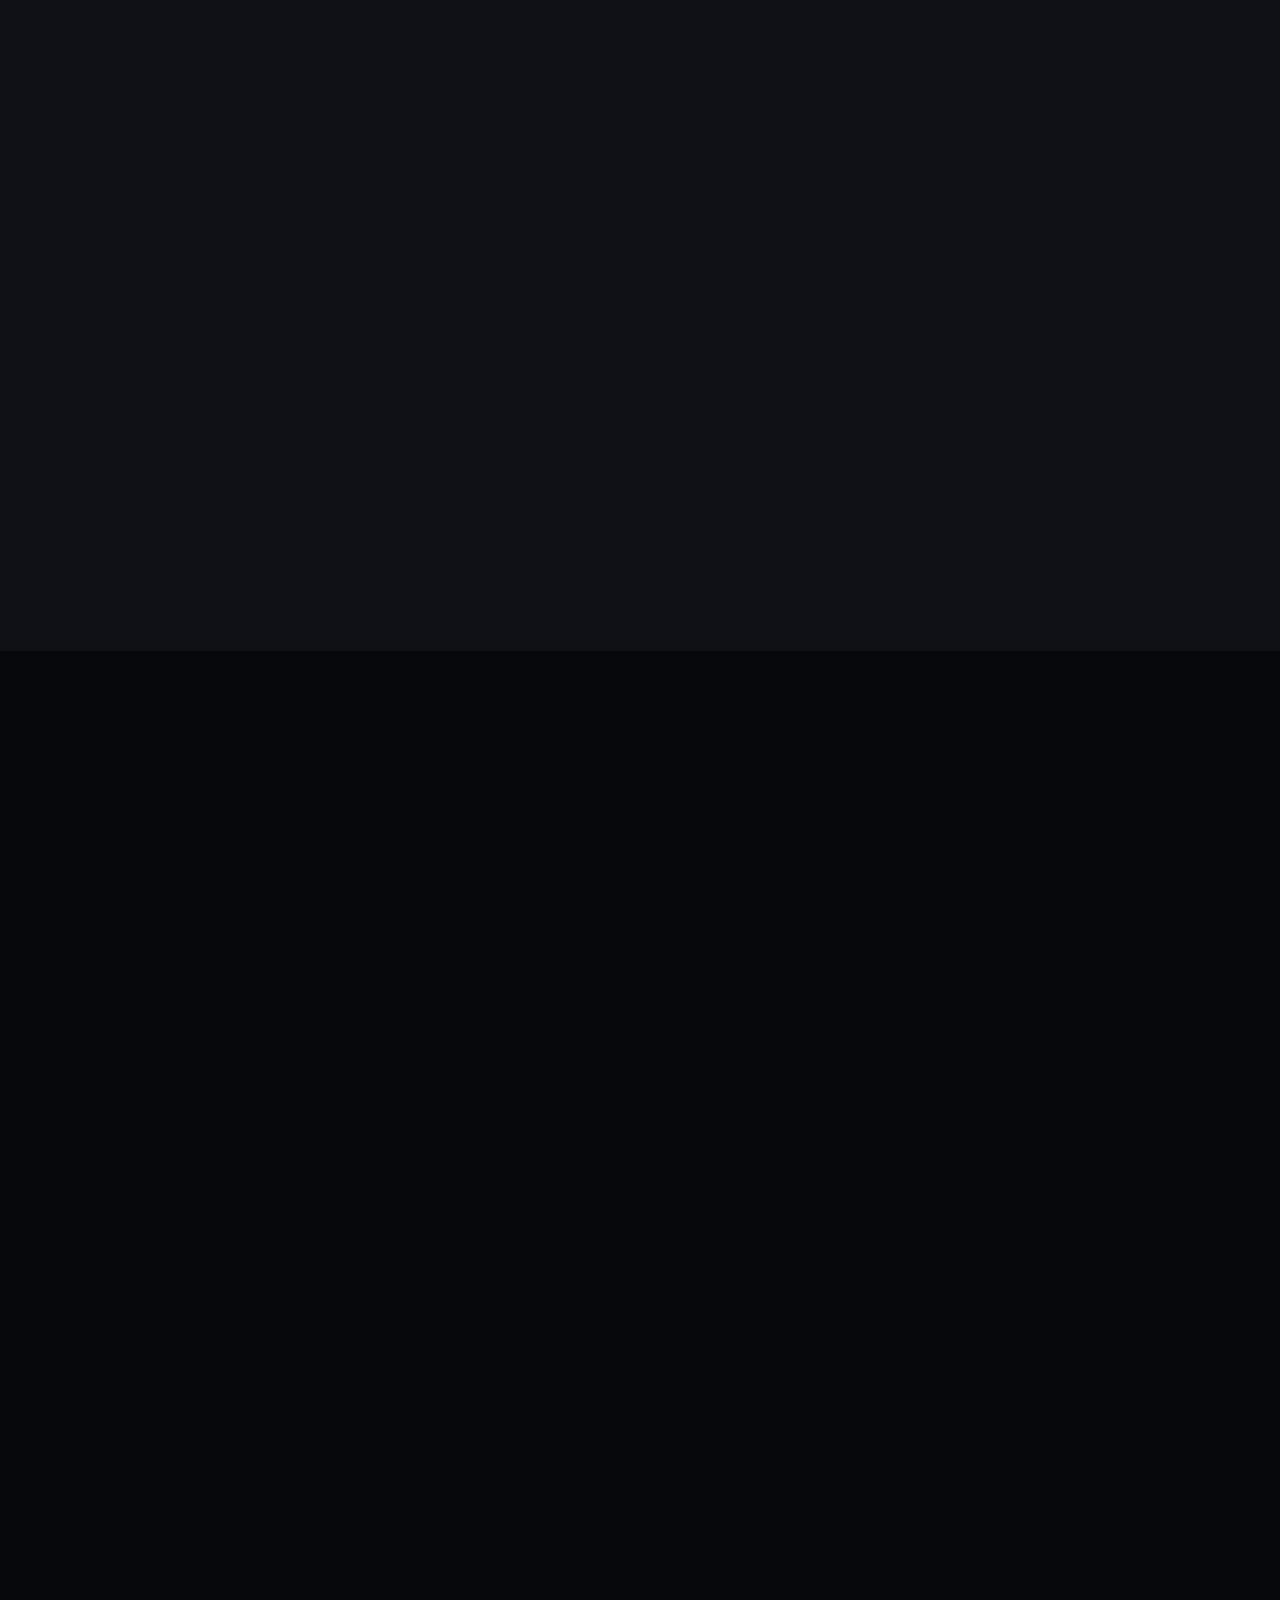
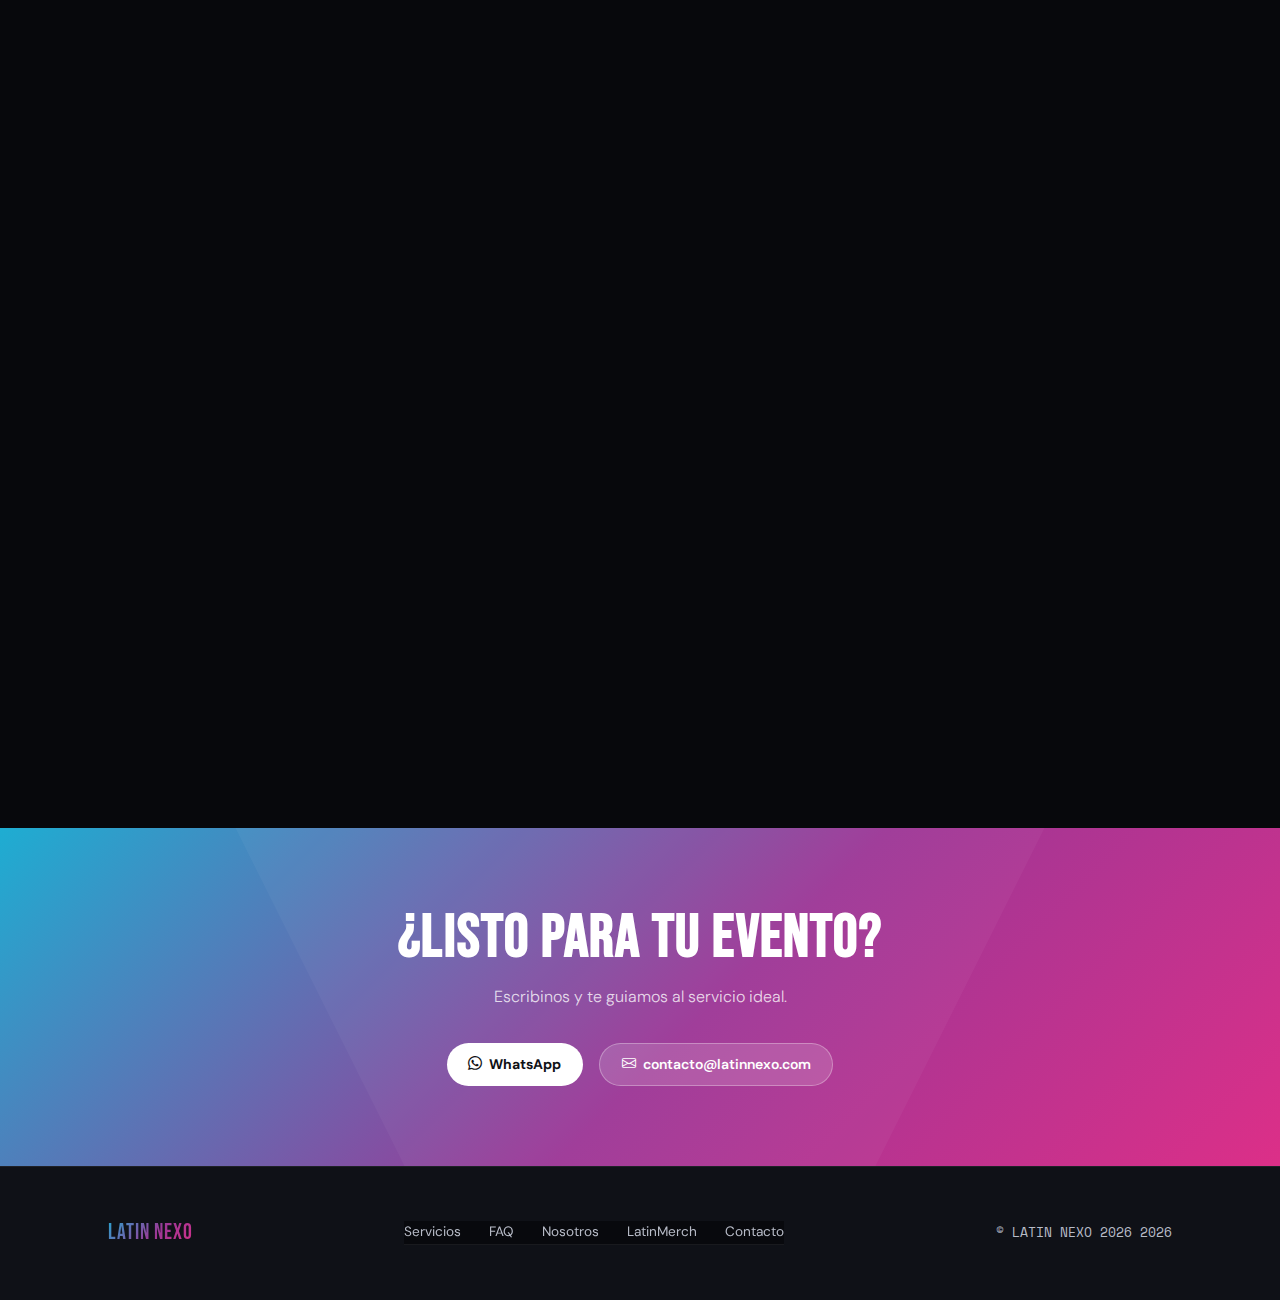
<file: eventos.html>
<!DOCTYPE html>
<html lang="es">
<head>
  <meta charset="utf-8" />
  <meta name="viewport" content="width=device-width, initial-scale=1" />

  <!-- SEO -->
  <title>LATIN NEXO — Invitaciones Digitales para Eventos</title>
  <meta name="description" content="Invitaciones digitales premium para cumpleaños, bodas, 15 años y eventos corporativos. Diseño a medida, RSVP, cuenta regresiva y mapa integrado. Compartí por WhatsApp." />
  <meta name="keywords" content="invitaciones digitales, invitaciones online, RSVP, eventos, cumpleaños, boda, 15 años, invitación virtual" />
  <meta name="author" content="LATIN NEXO" />
  <meta name="robots" content="index, follow" />
  <link rel="canonical" href="https://latinnexo.com/eventos.html" />

  <!-- Open Graph -->
  <meta property="og:type" content="website" />
  <meta property="og:title" content="LATIN NEXO — Invitaciones Digitales" />
  <meta property="og:description" content="Invitaciones digitales con diseño único, ubicación, cuenta regresiva y RSVP. Sin estrés ni papel." />
  <meta property="og:url" content="https://latinnexo.com/eventos.html" />
  <meta property="og:image" content="https://latinnexo.com/assets/og-image.jpg" />
  <meta property="og:locale" content="es_AR" />
  <meta property="og:site_name" content="LATIN NEXO" />

  <!-- Twitter Card -->
  <meta name="twitter:card" content="summary_large_image" />
  <meta name="twitter:title" content="LATIN NEXO — Invitaciones Digitales" />
  <meta name="twitter:description" content="Invitaciones online con diseño a medida y todas las funcionalidades para tu evento." />
  <meta name="twitter:image" content="https://latinnexo.com/assets/og-image.jpg" />

  <!-- Schema.org -->
  <script type="application/ld+json">
  {
    "@context": "https://schema.org",
    "@type": "Service",
    "name": "Invitaciones Digitales",
    "description": "Creación de invitaciones digitales para eventos sociales y corporativos.",
    "provider": { "@type": "Organization", "name": "LATIN NEXO", "url": "https://latinnexo.com" }
  }
  </script>

  <link rel="icon" type="image/x-icon" href="assets/favicon.png" />
  <link rel="preconnect" href="https://fonts.googleapis.com" />
  <link rel="preconnect" href="https://fonts.gstatic.com" crossorigin />
  <link href="https://fonts.googleapis.com/css2?family=Bebas+Neue&family=DM+Sans:ital,opsz,wght@0,9..40,300;0,9..40,400;0,9..40,600;1,9..40,300&family=Space+Mono:wght@400;700&display=swap" rel="stylesheet" />
  <link href="https://cdn.jsdelivr.net/npm/bootstrap-icons@1.11.3/font/bootstrap-icons.css" rel="stylesheet" />

  <style>
    /* ─── TOKENS (mismo estilo que diseño principal) ─── */
    :root {
      --c-bg:        #07080C;
      --c-surface:   #0F1117;
      --c-surface2:  #161820;
      --c-border:    rgba(255,255,255,.07);
      --c-text:      #E8EAF0;
      --c-muted:     #B8BCC8;
      --c-cyan:      #1EADD2;
      --c-magenta:   #DC2F88;
      --c-violet:    #9D3796;
      --grad:        linear-gradient(135deg, #1EADD2 0%, #9D3796 55%, #DC2F88 100%);
      --font-display: 'Bebas Neue', sans-serif;
      --font-body:    'DM Sans', sans-serif;
      --font-mono:    'Space Mono', monospace;
      --radius:       16px;
      --radius-sm:    10px;
    }

    *, *::before, *::after { box-sizing: border-box; margin: 0; padding: 0; }
    html { scroll-behavior: smooth; }
    body {
      background: var(--c-bg);
      color: var(--c-text);
      font-family: var(--font-body);
      font-size: 1rem;
      line-height: 1.65;
      -webkit-font-smoothing: antialiased;
      overflow-x: hidden;
    }

    /* Noise overlay */
    body::before {
      content: '';
      position: fixed; inset: 0;
      background-image: url("data:image/svg+xml,%3Csvg viewBox='0 0 256 256' xmlns='http://www.w3.org/2000/svg'%3E%3Cfilter id='noise'%3E%3CfeTurbulence type='fractalNoise' baseFrequency='0.9' numOctaves='4' stitchTiles='stitch'/%3E%3C/filter%3E%3Crect width='100%25' height='100%25' filter='url(%23noise)' opacity='0.04'/%3E%3C/svg%3E");
      pointer-events: none;
      z-index: 0;
      opacity: .5;
    }

    ::-webkit-scrollbar { width: 4px; }
    ::-webkit-scrollbar-track { background: var(--c-bg); }
    ::-webkit-scrollbar-thumb { background: var(--grad); border-radius: 9px; }

    .grad-text {
      background: var(--grad);
      -webkit-background-clip: text;
      -webkit-text-fill-color: transparent;
      background-clip: text;
    }

    .container { max-width: 1160px; margin-inline: auto; padding-inline: clamp(1rem, 5vw, 3rem); }

    /* ─── NAVIGATION (idéntica al resto) ─── */
    nav {
      position: sticky; top: 0; z-index: 100;
      backdrop-filter: blur(20px);
      -webkit-backdrop-filter: blur(20px);
      background: rgba(7,8,12,.85);
      border-bottom: 1px solid var(--c-border);
    }
    .nav-inner {
      display: flex; align-items: center; justify-content: space-between;
      height: 64px; gap: 2rem;
    }
    .nav-logo {
      font-family: var(--font-display);
      font-size: 1.55rem;
      letter-spacing: .04em;
      background: var(--grad);
      -webkit-background-clip: text;
      -webkit-text-fill-color: transparent;
      background-clip: text;
      text-decoration: none;
    }
    .nav-links {
      display: flex; align-items: center; gap: 2rem;
      list-style: none;
    }
    .nav-links a {
      color: var(--c-muted);
      text-decoration: none;
      font-size: .875rem;
      font-weight: 400;
      letter-spacing: .02em;
      transition: color .2s;
    }
    .nav-links a:hover { color: var(--c-text); }
    .btn {
      display: inline-flex; align-items: center; gap: .45rem;
      padding: .55rem 1.35rem;
      border-radius: 100px;
      font-family: var(--font-body);
      font-size: .875rem;
      font-weight: 600;
      cursor: pointer;
      text-decoration: none;
      border: none;
      transition: filter .2s, transform .15s;
    }
    .btn:hover { filter: brightness(1.1); transform: translateY(-1px); }
    .btn-primary {
      background: var(--grad);
      color: #fff;
    }
    .btn-ghost {
      background: transparent;
      color: var(--c-text);
      border: 1px solid var(--c-border);
    }
    .btn-ghost:hover { background: var(--c-surface); }
    .nav-toggle { display: none; background: none; border: 1px solid var(--c-border); color: var(--c-text); padding: .4rem .6rem; border-radius: 8px; cursor: pointer; font-size: 1.1rem; }
    @media(max-width:768px){
      .nav-links { display: none; position: fixed; inset: 64px 0 0; background: var(--c-bg); flex-direction: column; align-items: center; justify-content: center; gap: 2.5rem; z-index: 200; }
      .nav-links.open { display: flex; }
      .nav-toggle { display: block; }
      .nav-cta { display: none; }
    }

    /* ─── HERO ─── */
    .hero {
      position: relative;
      padding: clamp(4rem, 8vw, 7rem) 0;
      overflow: hidden;
    }
    .hero::before, .hero::after {
      content: '';
      position: absolute;
      border-radius: 50%;
      filter: blur(120px);
      pointer-events: none;
    }
    .hero::before {
      width: 500px; height: 500px;
      background: radial-gradient(circle, rgba(30,173,210,.18) 0%, transparent 70%);
      top: -150px; left: -100px;
      animation: drift 10s ease-in-out infinite alternate;
    }
    .hero::after {
      width: 450px; height: 450px;
      background: radial-gradient(circle, rgba(220,47,136,.12) 0%, transparent 70%);
      bottom: -100px; right: -80px;
      animation: drift 13s ease-in-out infinite alternate-reverse;
    }
    @keyframes drift {
      from { transform: translate(0, 0) scale(1); }
      to   { transform: translate(40px, 30px) scale(1.08); }
    }
    .hero-inner {
      position: relative; z-index: 1;
      max-width: 900px;
      margin-inline: auto;
      text-align: center;
    }
    .hero-kicker {
      display: inline-flex; align-items: center; gap: .5rem;
      font-family: var(--font-mono);
      font-size: .72rem;
      letter-spacing: .18em;
      text-transform: uppercase;
      color: var(--c-cyan);
      border: 1px solid rgba(30,173,210,.3);
      background: rgba(30,173,210,.06);
      padding: .35rem .85rem;
      border-radius: 100px;
      margin-bottom: 1.5rem;
    }
    h1 {
      font-family: var(--font-display);
      font-size: clamp(3rem, 7vw, 5rem);
      line-height: .95;
      letter-spacing: .01em;
      margin-bottom: 1.25rem;
    }
    .hero-sub {
      font-size: clamp(1rem, 1.5vw, 1.15rem);
      color: var(--c-muted);
      max-width: 640px;
      margin-inline: auto;
      margin-bottom: 2rem;
      font-weight: 300;
    }
    .hero-features {
      display: flex; flex-wrap: wrap; justify-content: center; gap: 2rem;
      margin: 2rem 0 1rem;
    }
    .hero-feature {
      display: flex; align-items: center; gap: .75rem;
    }
    .hero-feature-icon {
      width: 3rem; height: 3rem;
      border-radius: var(--radius-sm);
      background: rgba(30,173,210,.1);
      border: 1px solid rgba(30,173,210,.2);
      display: flex;
      align-items: center;
      justify-content: center;
      font-size: 1.3rem;
      color: var(--c-cyan);
    }
    .hero-feature-text {
      text-align: left;
    }
    .hero-feature-text .title {
      font-weight: 600;
      color: var(--c-text);
      font-size: .9rem;
    }
    .hero-feature-text .desc {
      font-size: .75rem;
      color: var(--c-muted);
    }

    /* ─── SECCIONES GENERALES ─── */
    section { padding: clamp(4rem, 8vw, 7rem) 0; }
    .section-dark-bg { background: var(--c-surface); }
    .section-label {
      font-family: var(--font-mono);
      font-size: .72rem;
      letter-spacing: .18em;
      text-transform: uppercase;
      color: var(--c-cyan);
      margin-bottom: .75rem;
      display: inline-block;
    }
    .section-title {
      font-family: var(--font-display);
      font-size: clamp(2.2rem, 5vw, 3.5rem);
      line-height: 1.1;
      letter-spacing: .02em;
      margin-bottom: 1rem;
    }
    .section-sub {
      color: var(--c-muted);
      max-width: 550px;
      margin-inline: auto 0;
      font-weight: 300;
    }

    /* ─── TARJETAS DE SERVICIO / PLANES (estilo oscuro) ─── */
    .service-card {
      background: var(--c-bg);
      border: 1px solid var(--c-border);
      border-radius: var(--radius);
      padding: 1.75rem;
      height: 100%;
      transition: border-color .25s, transform .2s, box-shadow .2s;
    }
    .service-card:hover {
      border-color: rgba(30,173,210,.4);
      transform: translateY(-4px);
      box-shadow: 0 24px 60px rgba(0,0,0,.4);
    }
    .feature-icon {
      width: 48px; height: 48px;
      border-radius: var(--radius-sm);
      background: rgba(30,173,210,.12);
      border: 1px solid rgba(30,173,210,.2);
      display: flex;
      align-items: center;
      justify-content: center;
      font-size: 1.3rem;
      color: var(--c-cyan);
      margin-bottom: 1.25rem;
    }
    .plan-price {
      font-size: 2rem;
      font-weight: 800;
      color: var(--c-cyan);
      margin: 0.75rem 0 0.25rem;
    }
    .badge-plan {
      display: inline-block;
      background: rgba(30,173,210,.15);
      border: 1px solid rgba(30,173,210,.3);
      color: var(--c-cyan);
      font-size: .7rem;
      padding: .3rem .8rem;
      border-radius: 100px;
      font-family: var(--font-mono);
      font-weight: 600;
    }
    .service-list {
      padding-left: 1.2rem;
      margin: 1rem 0 0;
      color: var(--c-muted);
      font-size: .85rem;
      font-weight: 300;
    }
    .service-list li {
      margin-bottom: 0.4rem;
    }
    .btn-plan {
      width: 100%;
      margin-top: 1.5rem;
      text-align: center;
      justify-content: center;
    }

    /* Nota */
    .note-card {
      background: var(--c-surface2);
      border: 1px solid var(--c-border);
      border-radius: var(--radius);
      padding: 1.25rem 1.5rem;
    }

    /* Pasos (cómo funciona) */
    .steps-grid {
      display: grid;
      grid-template-columns: repeat(3, 1fr);
      gap: 1.5rem;
      margin-top: 2rem;
    }
    .step-card {
      background: var(--c-surface2);
      border: 1px solid var(--c-border);
      border-radius: var(--radius);
      padding: 1.5rem;
      text-align: center;
    }
    .step-icon {
      width: 56px; height: 56px;
      background: var(--grad);
      border-radius: 100px;
      display: flex;
      align-items: center;
      justify-content: center;
      margin: 0 auto 1rem;
      font-size: 1.5rem;
      color: #fff;
    }

    /* ─── CTA BAND ─── */
    .cta-band {
      background: var(--grad);
      padding: clamp(3rem, 7vw, 5rem) 0;
      text-align: center;
      position: relative;
      overflow: hidden;
    }
    .cta-band::before {
      content: '';
      position: absolute; inset: 0;
      background: url("data:image/svg+xml,%3Csvg viewBox='0 0 600 600' xmlns='http://www.w3.org/2000/svg'%3E%3Cpath d='M300 600 L0 0 L600 0 Z' fill='rgba(255,255,255,0.04)'/%3E%3C/svg%3E") center/cover;
      pointer-events: none;
    }
    .cta-band h2 {
      font-family: var(--font-display);
      font-size: clamp(2.2rem, 6vw, 3.8rem);
      letter-spacing: .02em;
      line-height: 1;
      color: #fff;
      margin-bottom: 1rem;
    }
    .cta-band p {
      color: rgba(255,255,255,.8);
      max-width: 520px;
      margin-inline: auto;
      margin-bottom: 2rem;
      font-weight: 300;
    }
    .btn-white {
      background: #fff;
      color: var(--c-bg);
      font-weight: 700;
    }

    /* ─── FOOTER ─── */
    footer {
      background: var(--c-surface);
      border-top: 1px solid var(--c-border);
      padding: 3rem 0;
    }
    .footer-inner {
      display: flex; align-items: center; justify-content: space-between; flex-wrap: wrap;
      gap: 1.5rem;
    }
    .footer-logo {
      font-family: var(--font-display);
      font-size: 1.4rem;
      letter-spacing: .04em;
      background: var(--grad);
      -webkit-background-clip: text;
      -webkit-text-fill-color: transparent;
      background-clip: text;
    }
    .footer-links { display: flex; gap: 1.75rem; flex-wrap: wrap; }
    .footer-links a {
      color: var(--c-muted);
      text-decoration: none;
      font-size: .85rem;
      transition: color .2s;
    }
    .footer-links a:hover { color: var(--c-text); }
    .footer-copy {
      color: var(--c-muted);
      font-size: .82rem;
      font-family: var(--font-mono);
    }

    /* ─── REVEAL ─── */
    .reveal {
      opacity: 0;
      transform: translateY(28px);
      transition: opacity .65s ease, transform .65s ease;
    }
    .reveal.visible {
      opacity: 1;
      transform: none;
    }

    /* Responsive */
    @media(max-width: 768px) {
      .steps-grid { grid-template-columns: 1fr; }
      .hero-features { flex-direction: column; align-items: center; gap: 1rem; }
      .hero-feature { width: 100%; justify-content: center; }
      .footer-inner { flex-direction: column; align-items: flex-start; }
    }
  </style>
</head>

<body>

  <!-- Navegación -->
  <nav role="navigation" aria-label="Navegación principal">
    <div class="container">
      <div class="nav-inner">
        <a href="/" class="nav-logo" aria-label="Latin Nexo – Inicio">LATIN NEXO</a>
        <button class="nav-toggle" id="navToggle" aria-label="Menú" aria-expanded="false">
          <i class="bi bi-list"></i>
        </button>
        <ul class="nav-links" id="navLinks" role="list">
          <li><a href="index.html#servicios">Servicios</a></li>
          <li><a href="about.html">Nosotros</a></li>
          <li><a href="index.html#faq">FAQ</a></li>
          <li><a href="https://latinmerch.com.ar" target="_blank" rel="noopener">LatinMerch</a></li>
        </ul>
        <a class="btn btn-primary nav-cta" href="https://wa.me/5491162366175?text=Hola%20LATIN%20NEXO!%20Quiero%20cotizar%20una%20invitaci%C3%B3n%20digital.%20Mi%20evento%20es%3A" target="_blank" rel="noopener noreferrer">
          <i class="bi bi-whatsapp"></i> Cotizar
        </a>
      </div>
    </div>
  </nav>

  <main>

    <!-- Hero -->
    <header class="hero">
      <div class="container">
        <div class="hero-inner reveal">
          <div class="hero-kicker">
            <i class="bi bi-envelope-paper"></i> Invitaciones digitales · RSVP · Google Maps
          </div>
          <h1>
            INVITACIONES PARA EVENTOS<br />
            <span class="grad-text">SIN ESTRÉS</span>
          </h1>
          <p class="hero-sub">
            Creamos tu invitación digital con diseño premium, lista para compartir por WhatsApp.
            Ideal para cumpleaños, bodas, 15, eventos corporativos y lanzamientos.
          </p>
          <div class="d-flex gap-3 justify-content-center flex-wrap">
            <a class="btn btn-primary" href="#incluye-eventos">Qué incluye</a>
            <a class="btn btn-ghost" href="#planes-eventos">Ver planes</a>
          </div>
          <div class="hero-features">
            <div class="hero-feature">
              <div class="hero-feature-icon"><i class="bi bi-share"></i></div>
              <div class="hero-feature-text">
                <div class="title">Compartible</div>
                <div class="desc">Un link, listo para WhatsApp</div>
              </div>
            </div>
            <div class="hero-feature">
              <div class="hero-feature-icon"><i class="bi bi-geo-alt"></i></div>
              <div class="hero-feature-text">
                <div class="title">Ubicación</div>
                <div class="desc">Google Maps integrado</div>
              </div>
            </div>
            <div class="hero-feature">
              <div class="hero-feature-icon"><i class="bi bi-check2-square"></i></div>
              <div class="hero-feature-text">
                <div class="title">Confirmación</div>
                <div class="desc">RSVP simple y ordenado</div>
              </div>
            </div>
          </div>
        </div>
      </div>
    </header>

    <!-- Qué incluye -->
    <section class="section-dark-bg" id="incluye-eventos">
      <div class="container">
        <div class="text-center reveal" style="margin-bottom: 3rem;">
          <span class="section-label">// Características</span>
          <h2 class="section-title">QUÉ INCLUYE</h2>
          <p class="section-sub">Todo lo necesario para un evento prolijo y con buena presencia.</p>
        </div>

        <div class="row g-4">
          <div class="col-md-6 col-lg-4 reveal">
            <div class="service-card">
              <div class="feature-icon"><i class="bi bi-palette"></i></div>
              <h3 class="h5 fw-bold">Diseño a medida</h3>
              <p class="text-muted mb-0">Estética personalizada con tus fotos, colores y estilo.</p>
            </div>
          </div>
          <div class="col-md-6 col-lg-4 reveal">
            <div class="service-card">
              <div class="feature-icon"><i class="bi bi-clock-history"></i></div>
              <h3 class="h5 fw-bold">Cuenta regresiva</h3>
              <p class="text-muted mb-0">Un contador para que todos tengan la fecha presente.</p>
            </div>
          </div>
          <div class="col-md-6 col-lg-4 reveal">
            <div class="service-card">
              <div class="feature-icon"><i class="bi bi-geo-alt"></i></div>
              <h3 class="h5 fw-bold">Ubicación + mapa</h3>
              <p class="text-muted mb-0">Cómo llegar con Google Maps, directo desde el celular.</p>
            </div>
          </div>
          <div class="col-md-6 col-lg-4 reveal">
            <div class="service-card">
              <div class="feature-icon"><i class="bi bi-check2-square"></i></div>
              <h3 class="h5 fw-bold">Confirmación (RSVP)</h3>
              <p class="text-muted mb-0">Formulario simple o confirmación por WhatsApp (según opción).</p>
            </div>
          </div>
          <div class="col-md-6 col-lg-4 reveal">
            <div class="service-card">
              <div class="feature-icon"><i class="bi bi-image"></i></div>
              <h3 class="h5 fw-bold">Galería</h3>
              <p class="text-muted mb-0">Fotos del cumpleañero/a o de la pareja (opcional).</p>
            </div>
          </div>
          <div class="col-md-6 col-lg-4 reveal">
            <div class="service-card">
              <div class="feature-icon"><i class="bi bi-stars"></i></div>
              <h3 class="h5 fw-bold">Detalles del evento</h3>
              <p class="text-muted mb-0">Dress code, horario, info útil y recomendaciones.</p>
            </div>
          </div>
        </div>
      </div>
    </section>

    <!-- Planes -->
    <section id="planes-eventos">
      <div class="container">
        <div class="text-center reveal" style="margin-bottom: 3rem;">
          <span class="section-label">// Planes</span>
          <h2 class="section-title">ELEGÍ EL PLAN PARA TU EVENTO</h2>
          <p class="section-sub">Opciones claras, sin sorpresas.</p>
        </div>

        <div class="row g-4">
          <!-- Plan Estándar -->
          <div class="col-lg-6 reveal">
            <div class="service-card">
              <div class="d-flex align-items-start justify-content-between gap-3 flex-wrap">
                <div>
                  <h3 class="h4 fw-bold mb-1">Invitación Digital Estándar</h3>
                  <p class="text-muted">La opción ideal para la mayoría de los eventos.</p>
                </div>
                <span class="badge-plan">Más elegido</span>
              </div>
              <div class="plan-price">$ 25.000</div>
              <div class="text-muted mb-3">Pago único · Link listo para compartir</div>
              <ul class="service-list">
                <li>Diseño a medida</li>
                <li>Datos del evento + dress code</li>
                <li>Ubicación con Google Maps</li>
                <li>Cuenta regresiva</li>
                <li>Botón de WhatsApp para confirmar</li>
                <li>Alojamiento incluido</li>
              </ul>
              <a class="btn btn-primary btn-plan" href="https://wa.me/5491162366175?text=Hola%20LATIN%20NEXO!%20Quiero%20INVITACI%C3%93N%20DIGITAL%20EST%C3%81NDAR%20($25.000).%20Evento%3A" target="_blank">
                <i class="bi bi-whatsapp me-2"></i>Quiero este plan
              </a>
            </div>
          </div>

          <!-- Plan Premium / Corporativo -->
          <div class="col-lg-6 reveal">
            <div class="service-card" style="border-color: rgba(30,173,210,.4);">
              <h3 class="h4 fw-bold mb-1">Invitación Premium / Corporativa</h3>
              <p class="text-muted mb-3">
                Para eventos con más requerimientos: RSVP con formulario, lista de invitados, múltiples secciones o diseño especial.
              </p>
              <div class="plan-price">A cotizar</div>
              <div class="text-muted mb-3">Presupuesto según alcance</div>
              <ul class="service-list">
                <li>Formulario RSVP (Google Forms o embebido)</li>
                <li>Galería completa / múltiples páginas</li>
                <li>Secciones extra (itinerario, mesas, sponsors)</li>
                <li>Eventos corporativos / lanzamientos</li>
                <li>Dominio propio anual (opcional)</li>
              </ul>
              <a class="btn btn-outline-plan btn-plan" href="https://wa.me/5491162366175?text=Hola%20LATIN%20NEXO!%20Quiero%20cotizar%20una%20INVITACI%C3%93N%20PREMIUM%20/%20CORPORATIVA.%20Evento%3A" target="_blank">
                <i class="bi bi-chat-left-text me-2"></i>Cotizar Premium
              </a>
            </div>
          </div>
        </div>

        <!-- Cómo funciona (pasos) -->
        <div class="text-center mt-5 reveal">
          <span class="section-label">// Proceso</span>
          <h3 class="section-title" style="font-size: 2rem;">CÓMO LO HACEMOS</h3>
          <div class="steps-grid">
            <div class="step-card">
              <div class="step-icon"><i class="bi bi-chat-dots"></i></div>
              <h4 class="fw-bold mb-2">1) Nos pasás la info</h4>
              <p class="text-muted small">Fecha, lugar, fotos, texto y estilo del evento.</p>
            </div>
            <div class="step-card">
              <div class="step-icon"><i class="bi bi-brush"></i></div>
              <h4 class="fw-bold mb-2">2) Diseñamos y ajustamos</h4>
              <p class="text-muted small">Te lo mostramos, corregimos y lo dejamos impecable.</p>
            </div>
            <div class="step-card">
              <div class="step-icon"><i class="bi bi-share"></i></div>
              <h4 class="fw-bold mb-2">3) Te entregamos el link</h4>
              <p class="text-muted small">Listo para compartir por WhatsApp y redes.</p>
            </div>
          </div>
        </div>

        <!-- Nota -->
        <div class="row justify-content-center mt-5 reveal">
          <div class="col-lg-10">
            <div class="note-card">
              <div class="d-flex gap-3 align-items-start">
                <div class="feature-icon" style="width: 40px; height: 40px; flex-shrink: 0;"><i class="bi bi-info-circle"></i></div>
                <div>
                  <div class="fw-bold mb-1">Nota:</div>
                  <div class="text-muted" style="font-size: .9rem;">El alojamiento está incluido. Cambios posteriores se pueden realizar por soporte según necesidad.</div>
                </div>
              </div>
            </div>
          </div>
        </div>

      </div>
    </section>

    <!-- CTA Band contacto -->
    <section class="cta-band" id="contacto">
      <div class="container">
        <h2>¿LISTO PARA TU EVENTO?</h2>
        <p>Escribinos y te guiamos al servicio ideal.</p>
        <div style="display:flex; gap:1rem; justify-content:center; flex-wrap:wrap;">
          <a class="btn btn-white" href="https://wa.me/5491162366175?text=Hola%20LATIN%20NEXO!%20Quiero%20cotizar.%20Mi%20nombre%20es%3A" target="_blank">
            <i class="bi bi-whatsapp"></i> WhatsApp
          </a>
          <a class="btn" href="mailto:contacto@latinnexo.com" style="background: rgba(255,255,255,.15); color:#fff; border: 1px solid rgba(255,255,255,.3);">
            <i class="bi bi-envelope"></i> contacto@latinnexo.com
          </a>
        </div>
      </div>
    </section>

  </main>

  <!-- Footer -->
  <footer>
    <div class="container">
      <div class="footer-inner">
        <div class="footer-logo">LATIN NEXO</div>
        <nav class="footer-links" aria-label="Links del pie de página">
          <a href="index.html#servicios">Servicios</a>
          <a href="index.html#faq">FAQ</a>
          <a href="about.html">Nosotros</a>
          <a href="https://latinmerch.com.ar" target="_blank" rel="noopener">LatinMerch</a>
          <a href="#contacto">Contacto</a>
        </nav>
        <span class="footer-copy">&copy; LATIN NEXO 2026 <span id="year"></span></span>
      </div>
    </div>
  </footer>

  <script>
    // Mobile nav toggle
    const navToggle = document.getElementById('navToggle');
    const navLinks  = document.getElementById('navLinks');
    if (navToggle) {
      navToggle.addEventListener('click', () => {
        const open = navLinks.classList.toggle('open');
        navToggle.setAttribute('aria-expanded', open);
        navToggle.innerHTML = open ? '<i class="bi bi-x-lg"></i>' : '<i class="bi bi-list"></i>';
      });
      navLinks.querySelectorAll('a').forEach(a => {
        a.addEventListener('click', () => {
          navLinks.classList.remove('open');
          navToggle.setAttribute('aria-expanded', false);
          navToggle.innerHTML = '<i class="bi bi-list"></i>';
        });
      });
    }

    // Scroll reveal
    const observer = new IntersectionObserver((entries) => {
      entries.forEach((e, i) => {
        if (e.isIntersecting) {
          e.target.style.transitionDelay = (i * 0.05) + 's';
          e.target.classList.add('visible');
        }
      });
    }, { threshold: 0.1, rootMargin: '0px 0px -30px 0px' });
    document.querySelectorAll('.reveal').forEach(el => observer.observe(el));

    // Año dinámico
    document.getElementById('year') && (document.getElementById('year').textContent = new Date().getFullYear());
  </script>

</body>
</html>
</file>
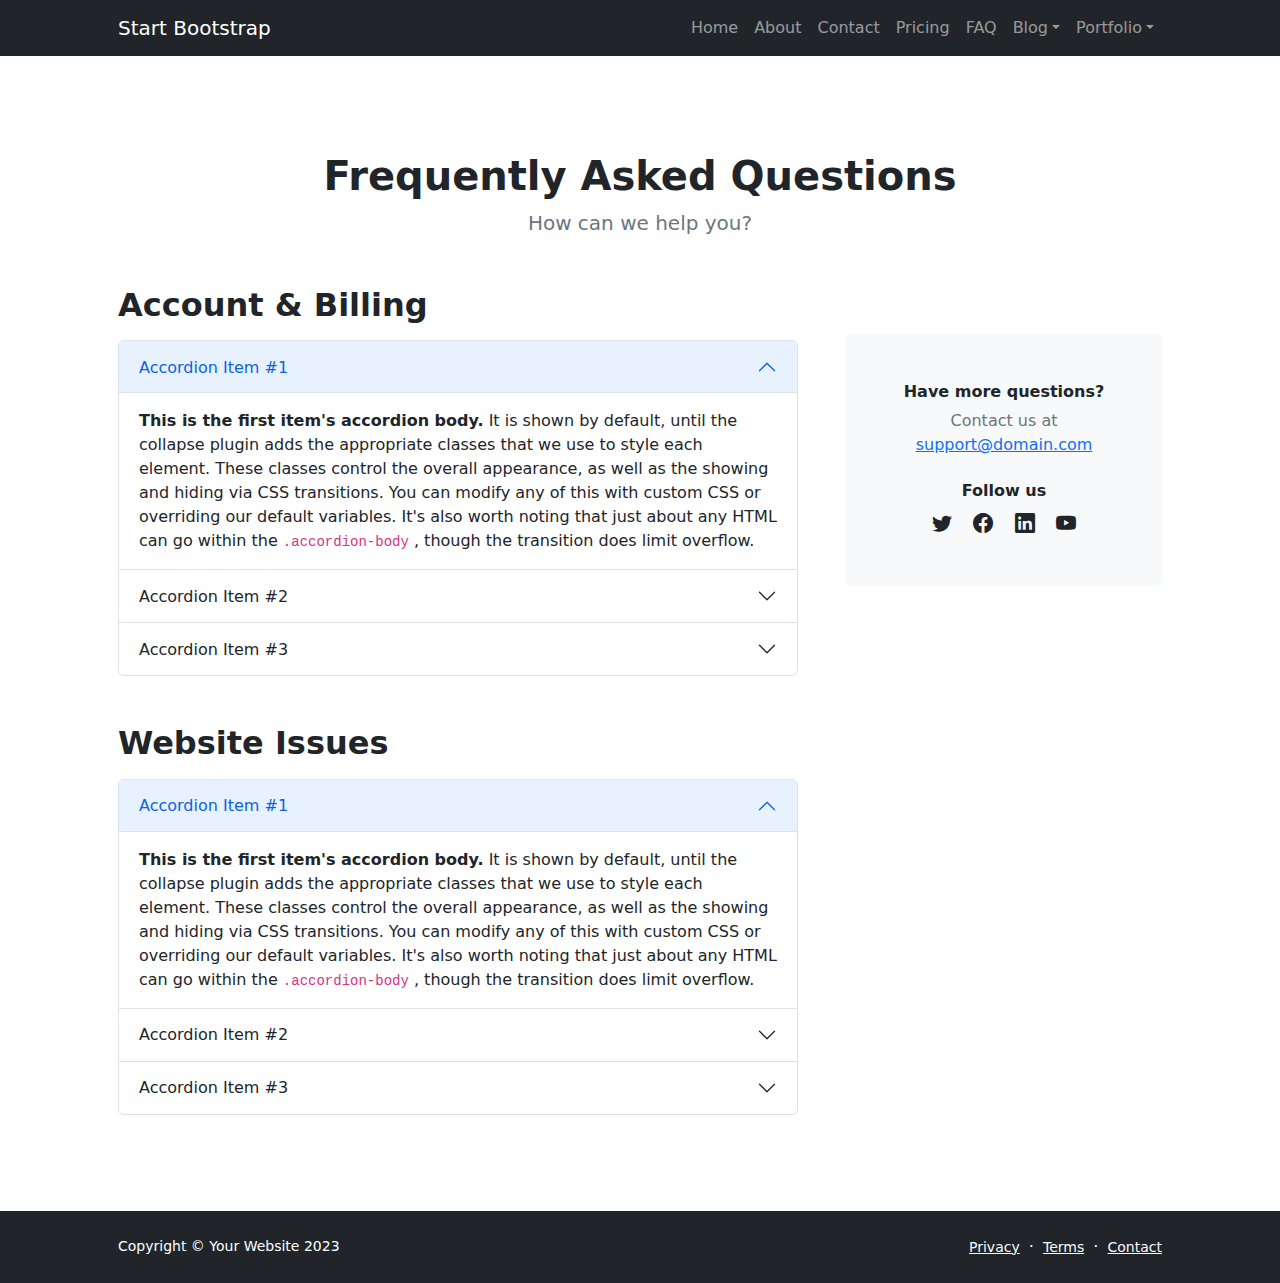
<file: faq.html>
<!DOCTYPE html>
<html lang="en">
    <head>
        <meta charset="utf-8" />
        <meta name="viewport" content="width=device-width, initial-scale=1, shrink-to-fit=no" />
        <meta name="description" content="" />
        <meta name="author" content="" />
        <title>Modern Business - Start Bootstrap Template</title>
        <!-- Favicon-->
        <link rel="icon" type="image/x-icon" href="assets/favicon.ico" />
        <!-- Bootstrap icons-->
        <link href="https://cdn.jsdelivr.net/npm/bootstrap-icons@1.5.0/font/bootstrap-icons.css" rel="stylesheet" />
        <!-- Core theme CSS (includes Bootstrap)-->
        <link href="css/styles.css" rel="stylesheet" />
    </head>
    <body class="d-flex flex-column h-100">
        <main class="flex-shrink-0">
            <!-- Navigation-->
            <nav class="navbar navbar-expand-lg navbar-dark bg-dark">
                <div class="container px-5">
                    <a class="navbar-brand" href="index.html">Start Bootstrap</a>
                    <button class="navbar-toggler" type="button" data-bs-toggle="collapse" data-bs-target="#navbarSupportedContent" aria-controls="navbarSupportedContent" aria-expanded="false" aria-label="Toggle navigation"><span class="navbar-toggler-icon"></span></button>
                    <div class="collapse navbar-collapse" id="navbarSupportedContent">
                        <ul class="navbar-nav ms-auto mb-2 mb-lg-0">
                            <li class="nav-item"><a class="nav-link" href="index.html">Home</a></li>
                            <li class="nav-item"><a class="nav-link" href="about.html">About</a></li>
                            <li class="nav-item"><a class="nav-link" href="contact.html">Contact</a></li>
                            <li class="nav-item"><a class="nav-link" href="pricing.html">Pricing</a></li>
                            <li class="nav-item"><a class="nav-link" href="faq.html">FAQ</a></li>
                            <li class="nav-item dropdown">
                                <a class="nav-link dropdown-toggle" id="navbarDropdownBlog" href="#" role="button" data-bs-toggle="dropdown" aria-expanded="false">Blog</a>
                                <ul class="dropdown-menu dropdown-menu-end" aria-labelledby="navbarDropdownBlog">
                                    <li><a class="dropdown-item" href="blog-home.html">Blog Home</a></li>
                                    <li><a class="dropdown-item" href="blog-post.html">Blog Post</a></li>
                                </ul>
                            </li>
                            <li class="nav-item dropdown">
                                <a class="nav-link dropdown-toggle" id="navbarDropdownPortfolio" href="#" role="button" data-bs-toggle="dropdown" aria-expanded="false">Portfolio</a>
                                <ul class="dropdown-menu dropdown-menu-end" aria-labelledby="navbarDropdownPortfolio">
                                    <li><a class="dropdown-item" href="portfolio-overview.html">Portfolio Overview</a></li>
                                    <li><a class="dropdown-item" href="portfolio-item.html">Portfolio Item</a></li>
                                </ul>
                            </li>
                        </ul>
                    </div>
                </div>
            </nav>
            <!-- Page Content-->
            <section class="py-5">
                <div class="container px-5 my-5">
                    <div class="text-center mb-5">
                        <h1 class="fw-bolder">Frequently Asked Questions</h1>
                        <p class="lead fw-normal text-muted mb-0">How can we help you?</p>
                    </div>
                    <div class="row gx-5">
                        <div class="col-xl-8">
                            <!-- FAQ Accordion 1-->
                            <h2 class="fw-bolder mb-3">Account &amp; Billing</h2>
                            <div class="accordion mb-5" id="accordionExample">
                                <div class="accordion-item">
                                    <h3 class="accordion-header" id="headingOne"><button class="accordion-button" type="button" data-bs-toggle="collapse" data-bs-target="#collapseOne" aria-expanded="true" aria-controls="collapseOne">Accordion Item #1</button></h3>
                                    <div class="accordion-collapse collapse show" id="collapseOne" aria-labelledby="headingOne" data-bs-parent="#accordionExample">
                                        <div class="accordion-body">
                                            <strong>This is the first item's accordion body.</strong>
                                            It is shown by default, until the collapse plugin adds the appropriate classes that we use to style each element. These classes control the overall appearance, as well as the showing and hiding via CSS transitions. You can modify any of this with custom CSS or overriding our default variables. It's also worth noting that just about any HTML can go within the
                                            <code>.accordion-body</code>
                                            , though the transition does limit overflow.
                                        </div>
                                    </div>
                                </div>
                                <div class="accordion-item">
                                    <h3 class="accordion-header" id="headingTwo"><button class="accordion-button collapsed" type="button" data-bs-toggle="collapse" data-bs-target="#collapseTwo" aria-expanded="false" aria-controls="collapseTwo">Accordion Item #2</button></h3>
                                    <div class="accordion-collapse collapse" id="collapseTwo" aria-labelledby="headingTwo" data-bs-parent="#accordionExample">
                                        <div class="accordion-body">
                                            <strong>This is the second item's accordion body.</strong>
                                            It is hidden by default, until the collapse plugin adds the appropriate classes that we use to style each element. These classes control the overall appearance, as well as the showing and hiding via CSS transitions. You can modify any of this with custom CSS or overriding our default variables. It's also worth noting that just about any HTML can go within the
                                            <code>.accordion-body</code>
                                            , though the transition does limit overflow.
                                        </div>
                                    </div>
                                </div>
                                <div class="accordion-item">
                                    <h3 class="accordion-header" id="headingThree"><button class="accordion-button collapsed" type="button" data-bs-toggle="collapse" data-bs-target="#collapseThree" aria-expanded="false" aria-controls="collapseThree">Accordion Item #3</button></h3>
                                    <div class="accordion-collapse collapse" id="collapseThree" aria-labelledby="headingThree" data-bs-parent="#accordionExample">
                                        <div class="accordion-body">
                                            <strong>This is the third item's accordion body.</strong>
                                            It is hidden by default, until the collapse plugin adds the appropriate classes that we use to style each element. These classes control the overall appearance, as well as the showing and hiding via CSS transitions. You can modify any of this with custom CSS or overriding our default variables. It's also worth noting that just about any HTML can go within the
                                            <code>.accordion-body</code>
                                            , though the transition does limit overflow.
                                        </div>
                                    </div>
                                </div>
                            </div>
                            <!-- FAQ Accordion 2-->
                            <h2 class="fw-bolder mb-3">Website Issues</h2>
                            <div class="accordion mb-5 mb-xl-0" id="accordionExample2">
                                <div class="accordion-item">
                                    <h3 class="accordion-header" id="headingOne"><button class="accordion-button" type="button" data-bs-toggle="collapse" data-bs-target="#collapseOne2" aria-expanded="true" aria-controls="collapseOne2">Accordion Item #1</button></h3>
                                    <div class="accordion-collapse collapse show" id="collapseOne2" aria-labelledby="headingOne" data-bs-parent="#accordionExample2">
                                        <div class="accordion-body">
                                            <strong>This is the first item's accordion body.</strong>
                                            It is shown by default, until the collapse plugin adds the appropriate classes that we use to style each element. These classes control the overall appearance, as well as the showing and hiding via CSS transitions. You can modify any of this with custom CSS or overriding our default variables. It's also worth noting that just about any HTML can go within the
                                            <code>.accordion-body</code>
                                            , though the transition does limit overflow.
                                        </div>
                                    </div>
                                </div>
                                <div class="accordion-item">
                                    <h3 class="accordion-header" id="headingTwo"><button class="accordion-button collapsed" type="button" data-bs-toggle="collapse" data-bs-target="#collapseTwo2" aria-expanded="false" aria-controls="collapseTwo2">Accordion Item #2</button></h3>
                                    <div class="accordion-collapse collapse" id="collapseTwo2" aria-labelledby="headingTwo" data-bs-parent="#accordionExample2">
                                        <div class="accordion-body">
                                            <strong>This is the second item's accordion body.</strong>
                                            It is hidden by default, until the collapse plugin adds the appropriate classes that we use to style each element. These classes control the overall appearance, as well as the showing and hiding via CSS transitions. You can modify any of this with custom CSS or overriding our default variables. It's also worth noting that just about any HTML can go within the
                                            <code>.accordion-body</code>
                                            , though the transition does limit overflow.
                                        </div>
                                    </div>
                                </div>
                                <div class="accordion-item">
                                    <h3 class="accordion-header" id="headingThree"><button class="accordion-button collapsed" type="button" data-bs-toggle="collapse" data-bs-target="#collapseThree2" aria-expanded="false" aria-controls="collapseThree2">Accordion Item #3</button></h3>
                                    <div class="accordion-collapse collapse" id="collapseThree2" aria-labelledby="headingThree" data-bs-parent="#accordionExample2">
                                        <div class="accordion-body">
                                            <strong>This is the third item's accordion body.</strong>
                                            It is hidden by default, until the collapse plugin adds the appropriate classes that we use to style each element. These classes control the overall appearance, as well as the showing and hiding via CSS transitions. You can modify any of this with custom CSS or overriding our default variables. It's also worth noting that just about any HTML can go within the
                                            <code>.accordion-body</code>
                                            , though the transition does limit overflow.
                                        </div>
                                    </div>
                                </div>
                            </div>
                        </div>
                        <div class="col-xl-4">
                            <div class="card border-0 bg-light mt-xl-5">
                                <div class="card-body p-4 py-lg-5">
                                    <div class="d-flex align-items-center justify-content-center">
                                        <div class="text-center">
                                            <div class="h6 fw-bolder">Have more questions?</div>
                                            <p class="text-muted mb-4">
                                                Contact us at
                                                <br />
                                                <a href="#!">support@domain.com</a>
                                            </p>
                                            <div class="h6 fw-bolder">Follow us</div>
                                            <a class="fs-5 px-2 link-dark" href="#!"><i class="bi-twitter"></i></a>
                                            <a class="fs-5 px-2 link-dark" href="#!"><i class="bi-facebook"></i></a>
                                            <a class="fs-5 px-2 link-dark" href="#!"><i class="bi-linkedin"></i></a>
                                            <a class="fs-5 px-2 link-dark" href="#!"><i class="bi-youtube"></i></a>
                                        </div>
                                    </div>
                                </div>
                            </div>
                        </div>
                    </div>
                </div>
            </section>
        </main>
        <!-- Footer-->
        <footer class="bg-dark py-4 mt-auto">
            <div class="container px-5">
                <div class="row align-items-center justify-content-between flex-column flex-sm-row">
                    <div class="col-auto"><div class="small m-0 text-white">Copyright &copy; Your Website 2023</div></div>
                    <div class="col-auto">
                        <a class="link-light small" href="#!">Privacy</a>
                        <span class="text-white mx-1">&middot;</span>
                        <a class="link-light small" href="#!">Terms</a>
                        <span class="text-white mx-1">&middot;</span>
                        <a class="link-light small" href="#!">Contact</a>
                    </div>
                </div>
            </div>
        </footer>
        <!-- Bootstrap core JS-->
        <script src="https://cdn.jsdelivr.net/npm/bootstrap@5.2.3/dist/js/bootstrap.bundle.min.js"></script>
        <!-- Core theme JS-->
        <script src="js/scripts.js"></script>
    </body>
</html>
</file>
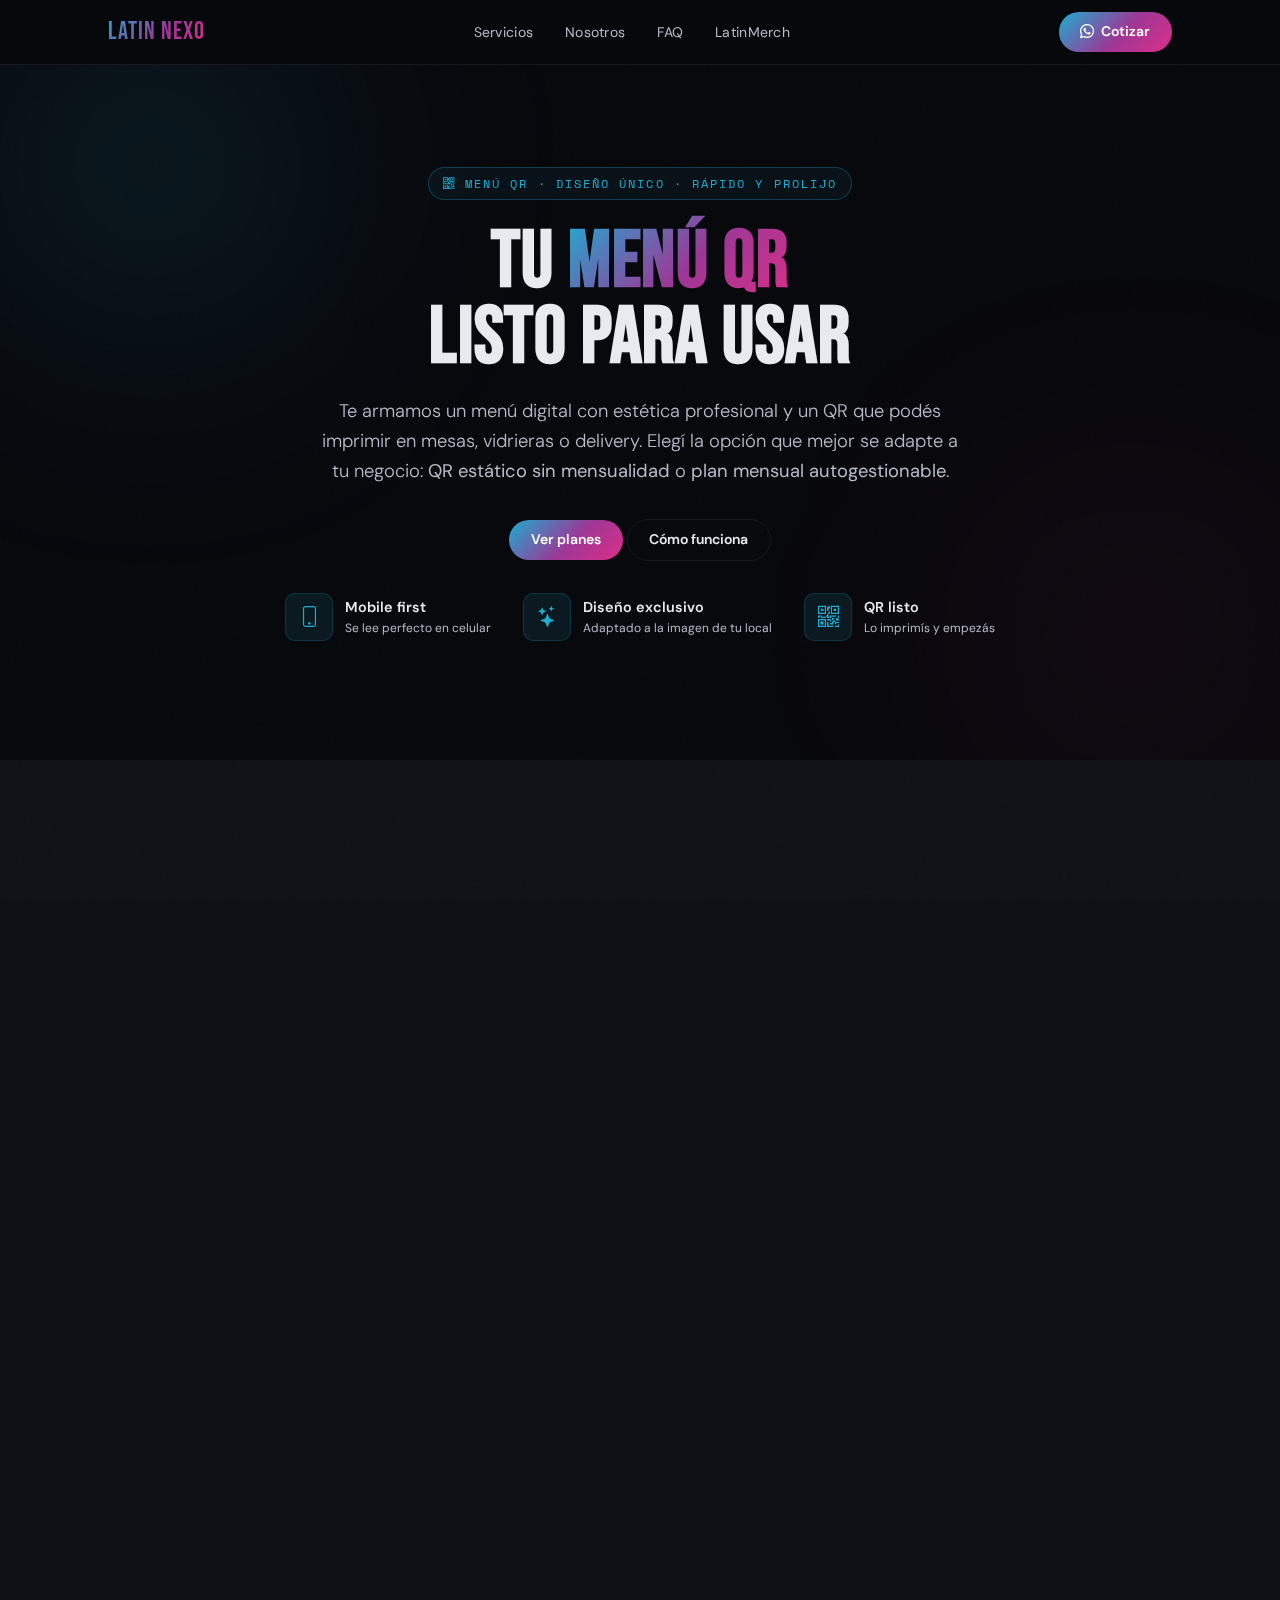
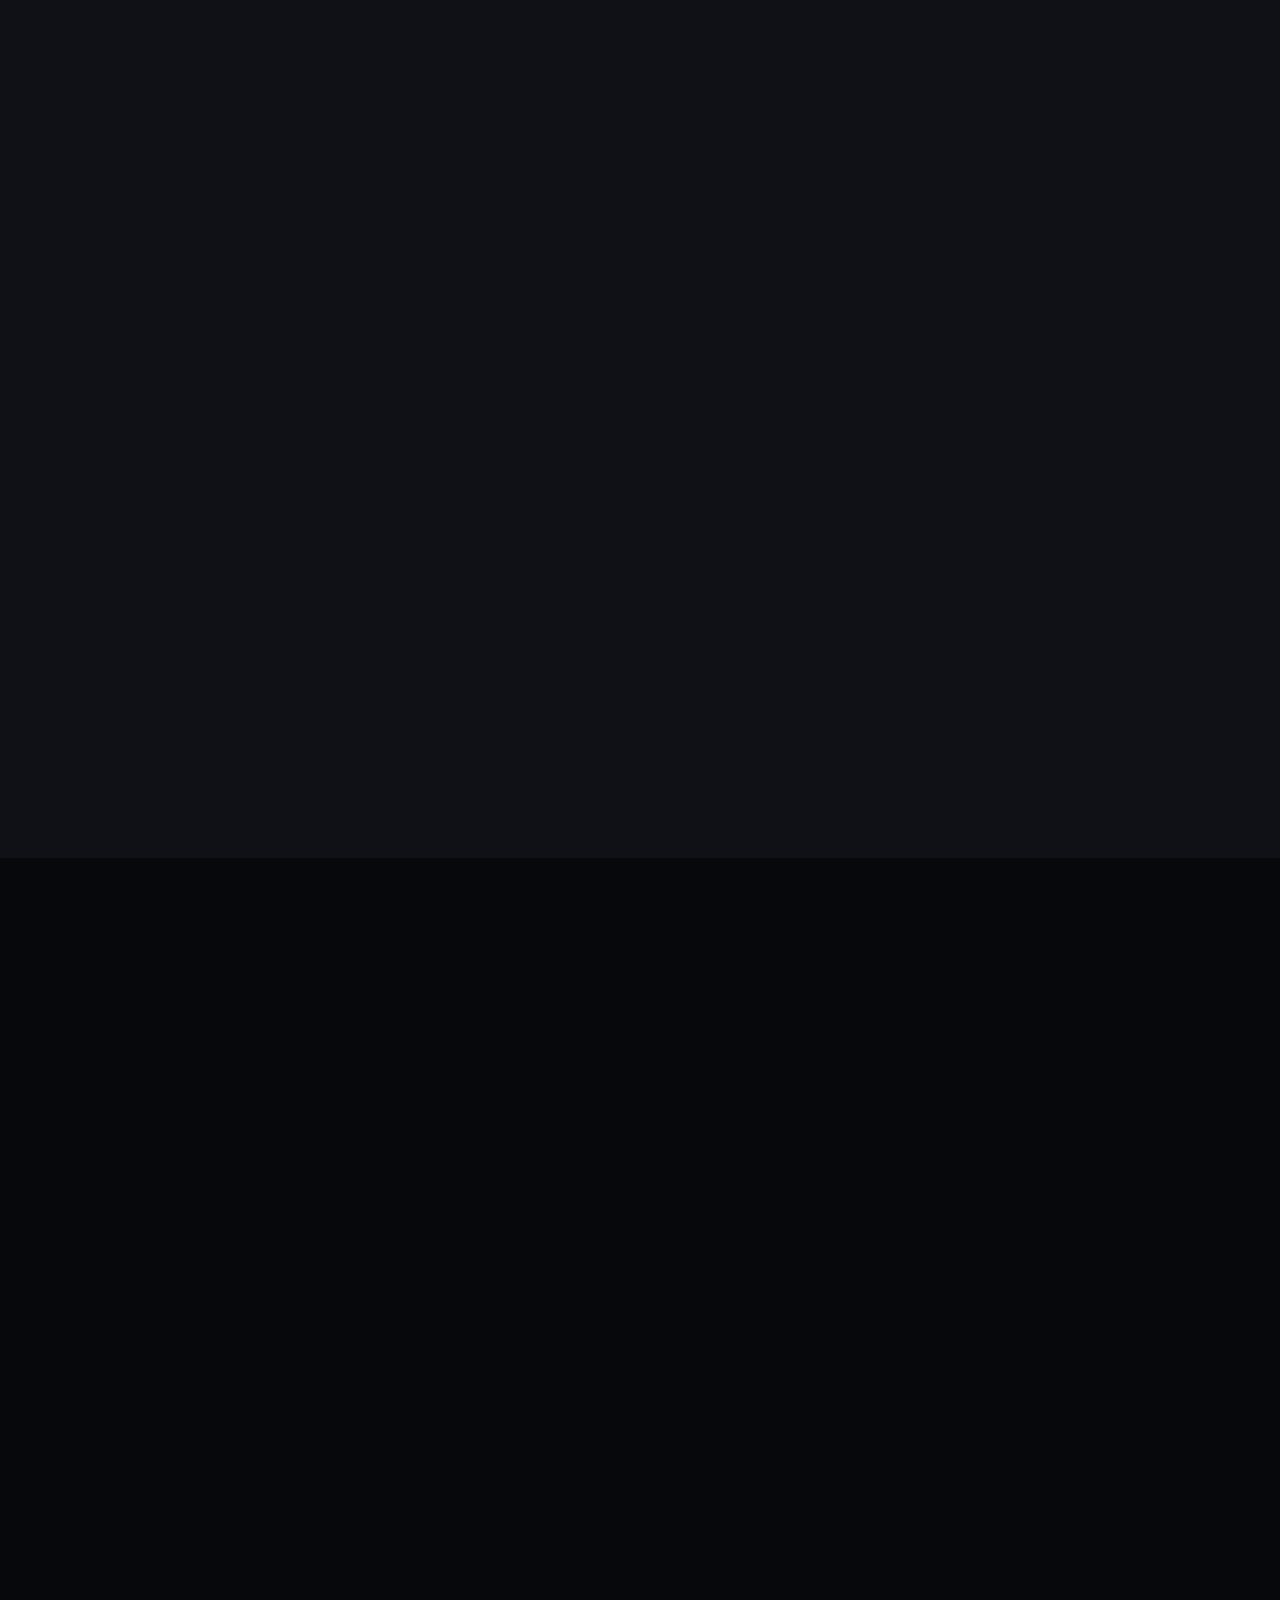
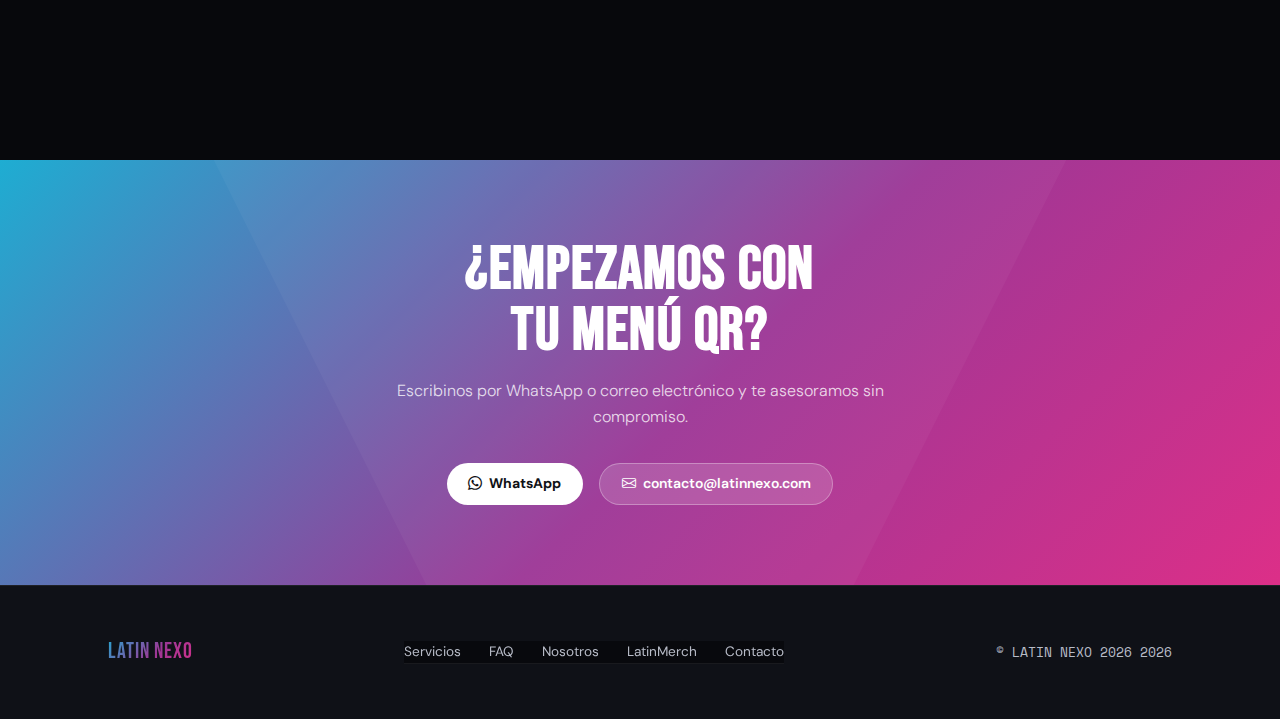
<file: menuqr.html>
<!DOCTYPE html>
<html lang="es">
<head>
  <meta charset="utf-8" />
  <meta name="viewport" content="width=device-width, initial-scale=1" />

  <!-- SEO -->
  <title>LATIN NEXO — Menú QR para Restaurantes</title>
  <meta name="description" content="Menú QR profesional para restaurantes, bares y cafeterías. Plan estático sin mensualidad o plan autogestionable. Diseño único, mobile first y opción de impresión en 3D o láser." />
  <meta name="keywords" content="menú QR, menú digital, QR para restaurantes, menú sin contacto, menú autogestionable" />
  <meta name="author" content="LATIN NEXO" />
  <meta name="robots" content="index, follow" />
  <link rel="canonical" href="https://latinnexo.com/menuqr.html" />

  <!-- Open Graph -->
  <meta property="og:type" content="website" />
  <meta property="og:title" content="LATIN NEXO — Menú QR" />
  <meta property="og:description" content="Menú QR digital con diseño único. Elegí QR estático sin cuota mensual o plan autogestionable. Incluye soporte y opción de impresión física." />
  <meta property="og:url" content="https://latinnexo.com/menuqr.html" />
  <meta property="og:image" content="https://latinnexo.com/assets/og-image.jpg" />
  <meta property="og:locale" content="es_AR" />
  <meta property="og:site_name" content="LATIN NEXO" />

  <!-- Twitter Card -->
  <meta name="twitter:card" content="summary_large_image" />
  <meta name="twitter:title" content="LATIN NEXO — Menú QR" />
  <meta name="twitter:description" content="Menú digital con QR para tu negocio gastronómico. Fácil, rápido y profesional." />
  <meta name="twitter:image" content="https://latinnexo.com/assets/og-image.jpg" />

  <!-- Schema.org -->
  <script type="application/ld+json">
  {
    "@context": "https://schema.org",
    "@type": "Product",
    "name": "Menú QR LATIN NEXO",
    "description": "Servicio de menú digital con código QR para restaurantes y bares.",
    "brand": { "@type": "Brand", "name": "LATIN NEXO" },
    "offers": [
      { "@type": "Offer", "name": "Menú QR Estático", "price": "45000", "priceCurrency": "ARS" },
      { "@type": "Offer", "name": "Menú QR Mensual", "price": "15000", "priceCurrency": "ARS", "priceValidUntil": "2026-12-31" }
    ]
  }
  </script>

  <link rel="icon" type="image/x-icon" href="assets/favicon.png" />
  <link rel="preconnect" href="https://fonts.googleapis.com" />
  <link rel="preconnect" href="https://fonts.gstatic.com" crossorigin />
  <link href="https://fonts.googleapis.com/css2?family=Bebas+Neue&family=DM+Sans:ital,opsz,wght@0,9..40,300;0,9..40,400;0,9..40,600;1,9..40,300&family=Space+Mono:wght@400;700&display=swap" rel="stylesheet" />
  <link href="https://cdn.jsdelivr.net/npm/bootstrap-icons@1.11.3/font/bootstrap-icons.css" rel="stylesheet" />

  <style>
    /* ─── TOKENS (mismo estilo que diseño principal) ─── */
    :root {
      --c-bg:        #07080C;
      --c-surface:   #0F1117;
      --c-surface2:  #161820;
      --c-border:    rgba(255,255,255,.07);
      --c-text:      #E8EAF0;
      --c-muted:     #B8BCC8;
      --c-cyan:      #1EADD2;
      --c-magenta:   #DC2F88;
      --c-violet:    #9D3796;
      --grad:        linear-gradient(135deg, #1EADD2 0%, #9D3796 55%, #DC2F88 100%);
      --font-display: 'Bebas Neue', sans-serif;
      --font-body:    'DM Sans', sans-serif;
      --font-mono:    'Space Mono', monospace;
      --radius:       16px;
      --radius-sm:    10px;
    }

    *, *::before, *::after { box-sizing: border-box; margin: 0; padding: 0; }
    html { scroll-behavior: smooth; }
    body {
      background: var(--c-bg);
      color: var(--c-text);
      font-family: var(--font-body);
      font-size: 1rem;
      line-height: 1.65;
      -webkit-font-smoothing: antialiased;
      overflow-x: hidden;
    }

    /* Noise overlay */
    body::before {
      content: '';
      position: fixed; inset: 0;
      background-image: url("data:image/svg+xml,%3Csvg viewBox='0 0 256 256' xmlns='http://www.w3.org/2000/svg'%3E%3Cfilter id='noise'%3E%3CfeTurbulence type='fractalNoise' baseFrequency='0.9' numOctaves='4' stitchTiles='stitch'/%3E%3C/filter%3E%3Crect width='100%25' height='100%25' filter='url(%23noise)' opacity='0.04'/%3E%3C/svg%3E");
      pointer-events: none;
      z-index: 0;
      opacity: .5;
    }

    ::-webkit-scrollbar { width: 4px; }
    ::-webkit-scrollbar-track { background: var(--c-bg); }
    ::-webkit-scrollbar-thumb { background: var(--grad); border-radius: 9px; }

    .grad-text {
      background: var(--grad);
      -webkit-background-clip: text;
      -webkit-text-fill-color: transparent;
      background-clip: text;
    }

    .container { max-width: 1160px; margin-inline: auto; padding-inline: clamp(1rem, 5vw, 3rem); }

    /* ─── NAVIGATION ─── */
    nav {
      position: sticky; top: 0; z-index: 100;
      backdrop-filter: blur(20px);
      -webkit-backdrop-filter: blur(20px);
      background: rgba(7,8,12,.85);
      border-bottom: 1px solid var(--c-border);
    }
    .nav-inner {
      display: flex; align-items: center; justify-content: space-between;
      height: 64px; gap: 2rem;
    }
    .nav-logo {
      font-family: var(--font-display);
      font-size: 1.55rem;
      letter-spacing: .04em;
      background: var(--grad);
      -webkit-background-clip: text;
      -webkit-text-fill-color: transparent;
      background-clip: text;
      text-decoration: none;
    }
    .nav-links {
      display: flex; align-items: center; gap: 2rem;
      list-style: none;
    }
    .nav-links a {
      color: var(--c-muted);
      text-decoration: none;
      font-size: .875rem;
      font-weight: 400;
      letter-spacing: .02em;
      transition: color .2s;
    }
    .nav-links a:hover { color: var(--c-text); }
    .btn {
      display: inline-flex; align-items: center; gap: .45rem;
      padding: .55rem 1.35rem;
      border-radius: 100px;
      font-family: var(--font-body);
      font-size: .875rem;
      font-weight: 600;
      cursor: pointer;
      text-decoration: none;
      border: none;
      transition: filter .2s, transform .15s;
    }
    .btn:hover { filter: brightness(1.1); transform: translateY(-1px); }
    .btn-primary {
      background: var(--grad);
      color: #fff;
    }
    .btn-ghost {
      background: transparent;
      color: var(--c-text);
      border: 1px solid var(--c-border);
    }
    .btn-ghost:hover { background: var(--c-surface); }
    .nav-toggle { display: none; background: none; border: 1px solid var(--c-border); color: var(--c-text); padding: .4rem .6rem; border-radius: 8px; cursor: pointer; font-size: 1.1rem; }
    @media(max-width:768px){
      .nav-links { display: none; position: fixed; inset: 64px 0 0; background: var(--c-bg); flex-direction: column; align-items: center; justify-content: center; gap: 2.5rem; z-index: 200; }
      .nav-links.open { display: flex; }
      .nav-toggle { display: block; }
      .nav-cta { display: none; }
    }

    /* ─── HERO ─── */
    .hero {
      position: relative;
      padding: clamp(4rem, 8vw, 7rem) 0;
      overflow: hidden;
    }
    .hero::before, .hero::after {
      content: '';
      position: absolute;
      border-radius: 50%;
      filter: blur(120px);
      pointer-events: none;
    }
    .hero::before {
      width: 500px; height: 500px;
      background: radial-gradient(circle, rgba(30,173,210,.18) 0%, transparent 70%);
      top: -150px; left: -100px;
      animation: drift 10s ease-in-out infinite alternate;
    }
    .hero::after {
      width: 450px; height: 450px;
      background: radial-gradient(circle, rgba(220,47,136,.12) 0%, transparent 70%);
      bottom: -100px; right: -80px;
      animation: drift 13s ease-in-out infinite alternate-reverse;
    }
    @keyframes drift {
      from { transform: translate(0, 0) scale(1); }
      to   { transform: translate(40px, 30px) scale(1.08); }
    }
    .hero-inner {
      position: relative; z-index: 1;
      max-width: 800px;
      margin-inline: auto;
      text-align: center;
    }
    .hero-kicker {
      display: inline-flex; align-items: center; gap: .5rem;
      font-family: var(--font-mono);
      font-size: .72rem;
      letter-spacing: .18em;
      text-transform: uppercase;
      color: var(--c-cyan);
      border: 1px solid rgba(30,173,210,.3);
      background: rgba(30,173,210,.06);
      padding: .35rem .85rem;
      border-radius: 100px;
      margin-bottom: 1.5rem;
    }
    h1 {
      font-family: var(--font-display);
      font-size: clamp(3rem, 7vw, 5rem);
      line-height: .95;
      letter-spacing: .01em;
      margin-bottom: 1.25rem;
    }
    .hero-sub {
      font-size: clamp(1rem, 1.5vw, 1.15rem);
      color: var(--c-muted);
      max-width: 640px;
      margin-inline: auto;
      margin-bottom: 2rem;
      font-weight: 300;
    }
    .hero-features {
      display: flex; flex-wrap: wrap; justify-content: center; gap: 2rem;
      margin: 2rem 0 1rem;
    }
    .hero-feature {
      display: flex; align-items: center; gap: .75rem;
    }
    .hero-feature-icon {
      width: 3rem; height: 3rem;
      border-radius: var(--radius-sm);
      background: rgba(30,173,210,.1);
      border: 1px solid rgba(30,173,210,.2);
      display: flex;
      align-items: center;
      justify-content: center;
      font-size: 1.3rem;
      color: var(--c-cyan);
    }
    .hero-feature-text {
      text-align: left;
    }
    .hero-feature-text .title {
      font-weight: 600;
      color: var(--c-text);
      font-size: .9rem;
    }
    .hero-feature-text .desc {
      font-size: .75rem;
      color: var(--c-muted);
    }

    /* ─── SECCIONES GENERALES ─── */
    section { padding: clamp(4rem, 8vw, 7rem) 0; }
    .section-dark-bg { background: var(--c-surface); }
    .section-label {
      font-family: var(--font-mono);
      font-size: .72rem;
      letter-spacing: .18em;
      text-transform: uppercase;
      color: var(--c-cyan);
      margin-bottom: .75rem;
      display: inline-block;
    }
    .section-title {
      font-family: var(--font-display);
      font-size: clamp(2.2rem, 5vw, 3.5rem);
      line-height: 1.1;
      letter-spacing: .02em;
      margin-bottom: 1rem;
    }
    .section-sub {
      color: var(--c-muted);
      max-width: 550px;
      margin-inline: auto 0;
      font-weight: 300;
    }

    /* ─── PLAN CARDS (estilo oscuro) ─── */
    .plan-card {
      background: var(--c-bg);
      border: 1px solid var(--c-border);
      border-radius: var(--radius);
      padding: 2rem;
      height: 100%;
      transition: border-color .25s, transform .2s, box-shadow .2s;
      position: relative;
      overflow: hidden;
    }
    .plan-card:hover {
      border-color: rgba(30,173,210,.4);
      transform: translateY(-6px);
      box-shadow: 0 24px 60px rgba(0,0,0,.4);
    }
    .plan-badge {
      position: absolute; top: 16px; right: 16px;
      font-size: .7rem;
      padding: .3rem .7rem;
      border-radius: 100px;
      background: rgba(30,173,210,.15);
      color: var(--c-cyan);
      border: 1px solid rgba(30,173,210,.3);
      font-family: var(--font-mono);
      font-weight: 600;
    }
    .plan-icon {
      width: 48px; height: 48px;
      border-radius: var(--radius-sm);
      background: rgba(30,173,210,.12);
      border: 1px solid rgba(30,173,210,.2);
      display: flex;
      align-items: center;
      justify-content: center;
      font-size: 1.3rem;
      color: var(--c-cyan);
      margin-bottom: 1.25rem;
    }
    .plan-title {
      font-family: var(--font-display);
      font-size: 1.6rem;
      letter-spacing: .03em;
      margin-bottom: 0.5rem;
    }
    .plan-price {
      font-size: 2rem;
      font-weight: 800;
      line-height: 1.1;
      color: var(--c-cyan);
      margin: 0.75rem 0 0.25rem;
    }
    .plan-sub {
      font-size: .85rem;
      color: var(--c-muted);
      margin-bottom: 1.25rem;
      font-family: var(--font-mono);
    }
    .plan-list {
      padding-left: 1.2rem;
      margin: 1rem 0 0;
      color: var(--c-muted);
      font-size: .85rem;
      font-weight: 300;
    }
    .plan-list li {
      margin-bottom: 0.4rem;
    }
    .btn-plan {
      width: 100%;
      margin-top: 1.5rem;
      text-align: center;
      justify-content: center;
    }
    .btn-outline-plan {
      background: transparent;
      border: 1px solid var(--c-cyan);
      color: var(--c-cyan);
    }
    .btn-outline-plan:hover {
      background: var(--c-cyan);
      color: var(--c-bg);
    }

    /* Nota impresión */
    .note-card {
      background: var(--c-surface2);
      border: 1px solid var(--c-border);
      border-radius: var(--radius);
      padding: 1.5rem;
    }

    /* Pasos */
    .step-item {
      display: flex;
      gap: 1rem;
      margin-bottom: 1.5rem;
    }
    .step-number {
      width: 48px;
      height: 48px;
      background: var(--grad);
      border-radius: 100px;
      display: flex;
      align-items: center;
      justify-content: center;
      font-family: var(--font-display);
      font-size: 1.4rem;
      font-weight: 700;
      color: #fff;
      flex-shrink: 0;
    }
    .step-content h3 {
      font-family: var(--font-display);
      font-size: 1.3rem;
      letter-spacing: .02em;
      margin-bottom: 0.25rem;
    }
    .step-content p {
      color: var(--c-muted);
      font-size: .9rem;
      font-weight: 300;
    }

    /* CTA BAND */
    .cta-band {
      background: var(--grad);
      padding: clamp(3rem, 7vw, 5rem) 0;
      text-align: center;
      position: relative;
      overflow: hidden;
    }
    .cta-band::before {
      content: '';
      position: absolute; inset: 0;
      background: url("data:image/svg+xml,%3Csvg viewBox='0 0 600 600' xmlns='http://www.w3.org/2000/svg'%3E%3Cpath d='M300 600 L0 0 L600 0 Z' fill='rgba(255,255,255,0.04)'/%3E%3C/svg%3E") center/cover;
      pointer-events: none;
    }
    .cta-band h2 {
      font-family: var(--font-display);
      font-size: clamp(2.2rem, 6vw, 3.8rem);
      letter-spacing: .02em;
      line-height: 1;
      color: #fff;
      margin-bottom: 1rem;
    }
    .cta-band p {
      color: rgba(255,255,255,.8);
      max-width: 520px;
      margin-inline: auto;
      margin-bottom: 2rem;
      font-weight: 300;
    }
    .btn-white {
      background: #fff;
      color: var(--c-bg);
      font-weight: 700;
    }

    /* FOOTER */
    footer {
      background: var(--c-surface);
      border-top: 1px solid var(--c-border);
      padding: 3rem 0;
    }
    .footer-inner {
      display: flex; align-items: center; justify-content: space-between; flex-wrap: wrap;
      gap: 1.5rem;
    }
    .footer-logo {
      font-family: var(--font-display);
      font-size: 1.4rem;
      letter-spacing: .04em;
      background: var(--grad);
      -webkit-background-clip: text;
      -webkit-text-fill-color: transparent;
      background-clip: text;
    }
    .footer-links { display: flex; gap: 1.75rem; flex-wrap: wrap; }
    .footer-links a {
      color: var(--c-muted);
      text-decoration: none;
      font-size: .85rem;
      transition: color .2s;
    }
    .footer-links a:hover { color: var(--c-text); }
    .footer-copy {
      color: var(--c-muted);
      font-size: .82rem;
      font-family: var(--font-mono);
    }

    /* REVEAL */
    .reveal {
      opacity: 0;
      transform: translateY(28px);
      transition: opacity .65s ease, transform .65s ease;
    }
    .reveal.visible {
      opacity: 1;
      transform: none;
    }

    @media(max-width: 768px) {
      .plan-card { padding: 1.5rem; }
      .footer-inner { flex-direction: column; align-items: flex-start; }
      .hero-features { flex-direction: column; align-items: center; gap: 1rem; }
      .hero-feature { width: 100%; justify-content: center; }
    }
  </style>
</head>

<body>

  <!-- Navegación -->
  <nav role="navigation" aria-label="Navegación principal">
    <div class="container">
      <div class="nav-inner">
        <a href="/" class="nav-logo" aria-label="Latin Nexo – Inicio">LATIN NEXO</a>
        <button class="nav-toggle" id="navToggle" aria-label="Menú" aria-expanded="false">
          <i class="bi bi-list"></i>
        </button>
        <ul class="nav-links" id="navLinks" role="list">
          <li><a href="index.html#servicios">Servicios</a></li>
          <li><a href="about.html">Nosotros</a></li>
          <li><a href="index.html#faq">FAQ</a></li>
          <li><a href="https://latinmerch.com.ar" target="_blank" rel="noopener">LatinMerch</a></li>
        </ul>
        <a class="btn btn-primary nav-cta" href="https://wa.me/5491162366175?text=Hola%20LATIN%20NEXO!%20Quiero%20un%20MEN%C3%9A%20QR.%20Mi%20local%20es%3A" target="_blank" rel="noopener noreferrer">
          <i class="bi bi-whatsapp"></i> Cotizar
        </a>
      </div>
    </div>
  </nav>

  <main>

    <!-- Hero -->
    <header class="hero">
      <div class="container">
        <div class="hero-inner reveal">
          <div class="hero-kicker">
            <i class="bi bi-qr-code"></i> Menú QR · Diseño único · Rápido y prolijo
          </div>
          <h1>
            TU <span class="grad-text">MENÚ QR</span><br />
            LISTO PARA USAR
          </h1>
          <p class="hero-sub">
            Te armamos un menú digital con estética profesional y un QR que podés imprimir en mesas, vidrieras o delivery.
            Elegí la opción que mejor se adapte a tu negocio: <strong>QR estático sin mensualidad</strong> o <strong>plan mensual autogestionable</strong>.
          </p>
          <div class="d-flex gap-3 justify-content-center flex-wrap">
            <a class="btn btn-primary" href="#planes">Ver planes</a>
            <a class="btn btn-ghost" href="#como-funciona">Cómo funciona</a>
          </div>
          <div class="hero-features">
            <div class="hero-feature">
              <div class="hero-feature-icon"><i class="bi bi-phone"></i></div>
              <div class="hero-feature-text">
                <div class="title">Mobile first</div>
                <div class="desc">Se lee perfecto en celular</div>
              </div>
            </div>
            <div class="hero-feature">
              <div class="hero-feature-icon"><i class="bi bi-stars"></i></div>
              <div class="hero-feature-text">
                <div class="title">Diseño exclusivo</div>
                <div class="desc">Adaptado a la imagen de tu local</div>
              </div>
            </div>
            <div class="hero-feature">
              <div class="hero-feature-icon"><i class="bi bi-qr-code"></i></div>
              <div class="hero-feature-text">
                <div class="title">QR listo</div>
                <div class="desc">Lo imprimís y empezás</div>
              </div>
            </div>
          </div>
        </div>
      </div>
    </header>

    <!-- Planes -->
    <section class="section-dark-bg" id="planes">
      <div class="container">
        <div class="text-center reveal" style="margin-bottom: 3rem;">
          <span class="section-label">// Planes</span>
          <h2 class="section-title">ELEGÍ EL MODELO QUE<br /><span class="grad-text">SE ADAPTA A TU NEGOCIO</span></h2>
          <p class="section-sub">Sin costos ocultos. Todo incluido.</p>
        </div>

        <div class="row g-4">
          <!-- QR Estático -->
          <div class="col-lg-6 reveal">
            <div class="plan-card">
              <span class="plan-badge">Sin mensualidad</span>
              <div class="plan-icon"><i class="bi bi-file-earmark-text"></i></div>
              <h3 class="plan-title">Menú QR Estático</h3>
              <p class="text-muted small mb-2" style="font-weight:300;">Un solo diseño, QR fijo. Ideal si actualizás precios o platillos de vez en cuando.</p>
              <div class="plan-price">$ 45.000</div>
              <div class="plan-sub">Pago único · Incluye diseño, hosting y QR</div>
              <ul class="plan-list">
                <li>Diseño personalizado del menú (coherente con tu marca)</li>
                <li>Formato optimizado para celular</li>
                <li>Link único + QR en alta resolución para imprimir</li>
                <li>Entrega en 48/72 horas hábiles</li>
                <li><strong>Actualizaciones posteriores:</strong> $ 4.000 por modificación (precios, textos o productos)</li>
              </ul>
              <a class="btn btn-primary btn-plan" href="https://wa.me/5491162366175?text=Hola%20LATIN%20NEXO!%20Quiero%20el%20MEN%C3%9A%20QR%20EST%C3%81TICO%20($45.000).%20Mi%20local%20es%3A" target="_blank">
                <i class="bi bi-whatsapp me-2"></i>Quiero este plan
              </a>
            </div>
          </div>

          <!-- QR Autogestionable mensual -->
          <div class="col-lg-6 reveal">
            <div class="plan-card" style="border-color: rgba(30,173,210,.4);">
              <span class="plan-badge">Autogestionable</span>
              <div class="plan-icon"><i class="bi bi-pencil-square"></i></div>
              <h3 class="plan-title">Menú QR Mensual</h3>
              <p class="text-muted small mb-2" style="font-weight:300;">Para locales que actualizan seguido: promos diarias, precios, stock o disponibilidad.</p>
              <div class="plan-price">$ 15.000 <span style="font-size:1rem;">/ mes</span></div>
              <div class="plan-sub"><strong>Promo lanzamiento:</strong> primeros 2 meses al 50% → $ 7.500 por mes</div>
              <ul class="plan-list">
                <li>Diseño único inicial incluido</li>
                <li>Panel de administración para que edites cuando quieras</li>
                <li>Actualizaciones ilimitadas durante la suscripción</li>
                <li>QR permanente (no reimprimís al cambiar datos)</li>
                <li>Soporte técnico incluido</li>
                <li>Cancelación sin penalización</li>
              </ul>
              <a class="btn btn-outline-plan btn-plan" href="https://wa.me/5491162366175?text=Hola%20LATIN%20NEXO!%20Quiero%20el%20MEN%C3%9A%20QR%20MENSUAL%20($15.000/mes%20-%20promo%202%20meses%2050%25).%20Mi%20local%20es%3A" target="_blank">
                <i class="bi bi-pencil-square me-2"></i>Quiero autogestión
              </a>
            </div>
          </div>
        </div>

        <!-- Información impresión -->
        <div class="row justify-content-center mt-5 reveal">
          <div class="col-lg-10">
            <div class="note-card">
              <div class="d-flex gap-3 align-items-start">
                <div class="plan-icon" style="width: 44px; height: 44px; flex-shrink: 0;"><i class="bi bi-printer"></i></div>
                <div>
                  <div class="fw-bold mb-1">¿Necesitás el QR impreso?</div>
                  <div class="text-muted" style="font-size: .9rem;">
                    Además del código digital, podemos fabricar el QR en <strong>impresión 3D, placas de madera, metal grabado con láser o vinilo adhesivo</strong>.
                    Consultanos precios y materiales.
                  </div>
                </div>
              </div>
            </div>
          </div>
        </div>
      </div>
    </section>

    <!-- Cómo funciona -->
    <section id="como-funciona">
      <div class="container">
        <div class="row g-5 align-items-center">
          <div class="col-lg-6 reveal">
            <span class="section-label">// Proceso</span>
            <h2 class="section-title">TAN SIMPLE<br /><span class="grad-text">COMO ESTO</span></h2>
            <p class="section-sub mb-4">Un proceso sin vueltas. Vos te enfocás en tu negocio, nosotros en el menú digital.</p>
            <div class="step-item">
              <div class="step-number">1</div>
              <div class="step-content">
                <h3>Contanos tu negocio</h3>
                <p>Envíanos un WhatsApp o mail con los productos, precios y estilos de referencia.</p>
              </div>
            </div>
            <div class="step-item">
              <div class="step-number">2</div>
              <div class="step-content">
                <h3>Creamos el diseño</h3>
                <p>Hacemos una propuesta de menú digital adaptada a tu marca (colores, logo, tipografía).</p>
              </div>
            </div>
            <div class="step-item">
              <div class="step-number">3</div>
              <div class="step-content">
                <h3>Lo revisás y aprobás</h3>
                <p>Podés pedir cambios antes de la entrega final.</p>
              </div>
            </div>
            <div class="step-item">
              <div class="step-number">4</div>
              <div class="step-content">
                <h3>Recibís tu QR + link</h3>
                <p>Lo imprimís y listo. En el plan mensual te damos acceso al panel.</p>
              </div>
            </div>
          </div>
          <div class="col-lg-6 reveal">
            <div class="bg-surface p-5 rounded-3" style="background: var(--c-surface2); border: 1px solid var(--c-border);">
              <div class="d-flex align-items-center mb-4">
                <i class="bi bi-chat-dots fs-1 text-brand me-3"></i>
                <h3 class="h2 mb-0" style="font-family: var(--font-display);">¿Tenés dudas?</h3>
              </div>
              <p class="text-muted mb-4">Respondemos rápido por WhatsApp. También podemos coordinar una breve llamada para entender exactamente lo que necesitás.</p>
              <a class="btn btn-primary" target="_blank" rel="noreferrer" href="https://wa.me/5491162366175?text=Hola%20LATIN%20NEXO!%20Vi%20el%20men%C3%BA%20QR%20y%20tengo%20una%20consulta%3A">
                <i class="bi bi-whatsapp me-2"></i> Consultar ahora
              </a>
            </div>
          </div>
        </div>
      </div>
    </section>

    <!-- CTA Band contacto -->
    <section class="cta-band" id="contacto">
      <div class="container">
        <h2>¿EMPEZAMOS CON<br />TU MENÚ QR?</h2>
        <p>Escribinos por WhatsApp o correo electrónico y te asesoramos sin compromiso.</p>
        <div style="display:flex; gap:1rem; justify-content:center; flex-wrap:wrap;">
          <a class="btn btn-white" href="https://wa.me/5491162366175?text=Hola%20LATIN%20NEXO!%20Quiero%20un%20MEN%C3%9A%20QR.%20Mi%20local%20es%3A" target="_blank">
            <i class="bi bi-whatsapp"></i> WhatsApp
          </a>
          <a class="btn" href="mailto:contacto@latinnexo.com" style="background: rgba(255,255,255,.15); color:#fff; border: 1px solid rgba(255,255,255,.3);">
            <i class="bi bi-envelope"></i> contacto@latinnexo.com
          </a>
        </div>
      </div>
    </section>

  </main>

  <!-- Footer -->
  <footer>
    <div class="container">
      <div class="footer-inner">
        <div class="footer-logo">LATIN NEXO</div>
        <nav class="footer-links" aria-label="Links del pie de página">
          <a href="index.html#servicios">Servicios</a>
          <a href="index.html#faq">FAQ</a>
          <a href="about.html">Nosotros</a>
          <a href="https://latinmerch.com.ar" target="_blank" rel="noopener">LatinMerch</a>
          <a href="#contacto">Contacto</a>
        </nav>
        <span class="footer-copy">&copy; LATIN NEXO 2026 <span id="year"></span></span>
      </div>
    </div>
  </footer>

  <script>
    // Mobile nav toggle
    const navToggle = document.getElementById('navToggle');
    const navLinks  = document.getElementById('navLinks');
    if (navToggle) {
      navToggle.addEventListener('click', () => {
        const open = navLinks.classList.toggle('open');
        navToggle.setAttribute('aria-expanded', open);
        navToggle.innerHTML = open ? '<i class="bi bi-x-lg"></i>' : '<i class="bi bi-list"></i>';
      });
      navLinks.querySelectorAll('a').forEach(a => {
        a.addEventListener('click', () => {
          navLinks.classList.remove('open');
          navToggle.setAttribute('aria-expanded', false);
          navToggle.innerHTML = '<i class="bi bi-list"></i>';
        });
      });
    }

    // Scroll reveal
    const observer = new IntersectionObserver((entries) => {
      entries.forEach((e, i) => {
        if (e.isIntersecting) {
          e.target.style.transitionDelay = (i * 0.05) + 's';
          e.target.classList.add('visible');
        }
      });
    }, { threshold: 0.1, rootMargin: '0px 0px -30px 0px' });
    document.querySelectorAll('.reveal').forEach(el => observer.observe(el));

    // Año dinámico
    document.getElementById('year') && (document.getElementById('year').textContent = new Date().getFullYear());
  </script>

</body>
</html>
</file>
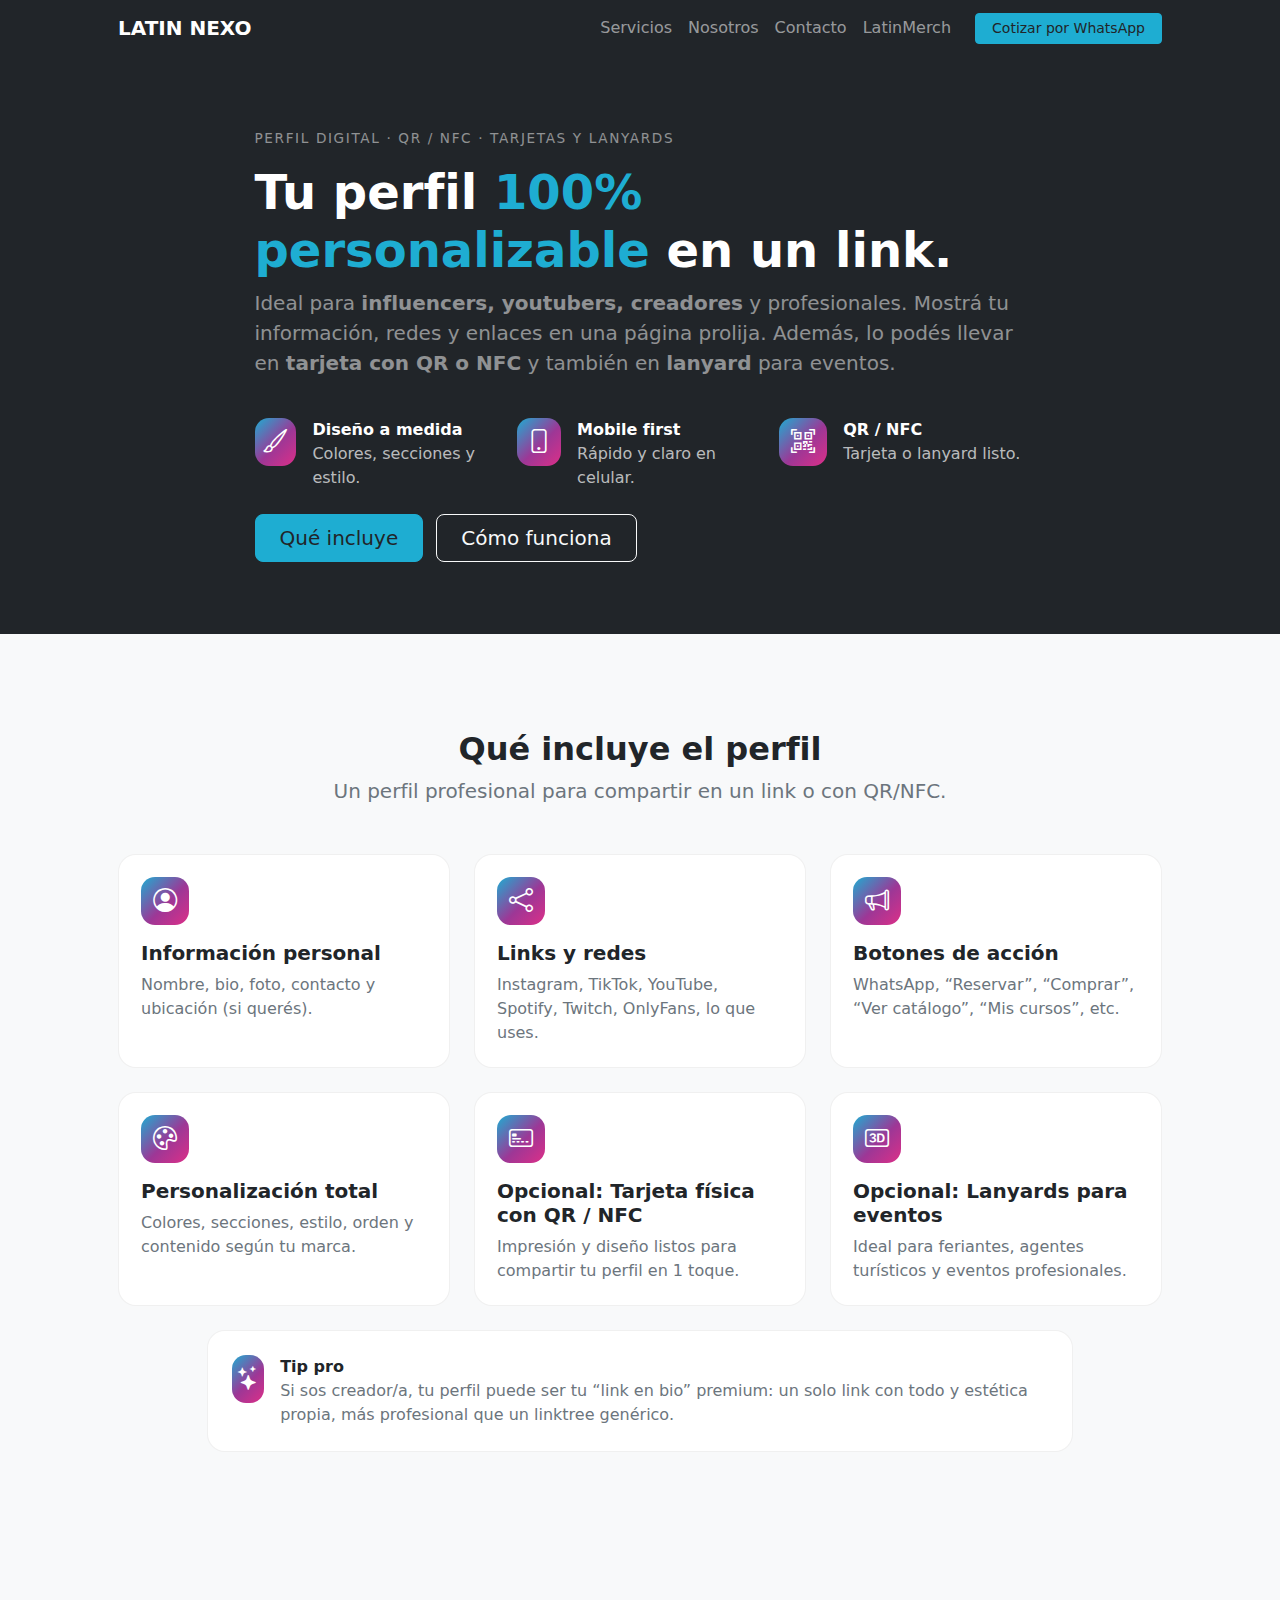
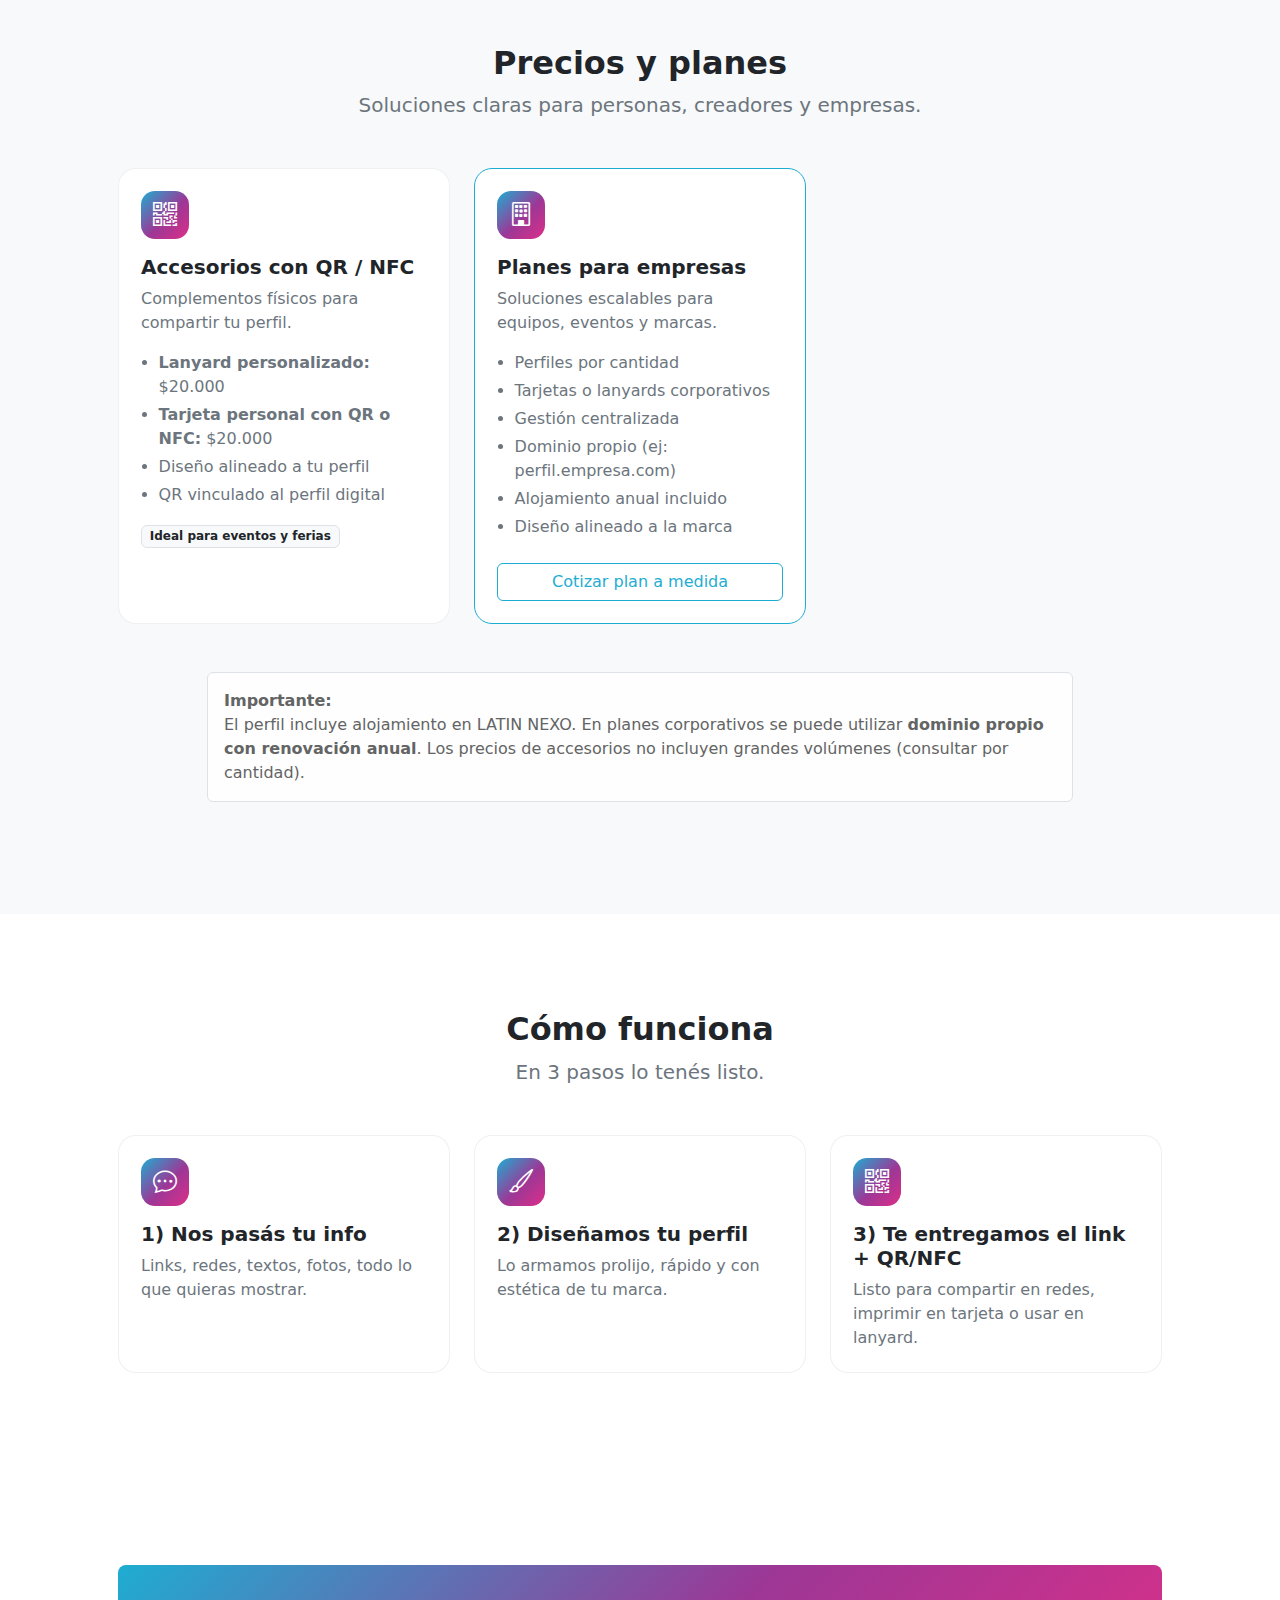
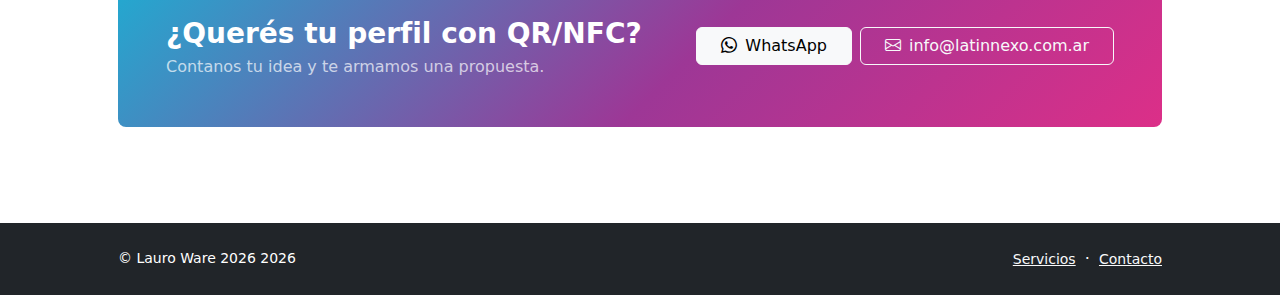
<file: perfildigital.html>
<!DOCTYPE html>
<html lang="es">
<head>
  <meta charset="utf-8" />
  <meta name="viewport" content="width=device-width, initial-scale=1, shrink-to-fit=no" />
  <meta name="description" content="LATIN NEXO: perfiles digitales 100% personalizables con QR/NFC. Ideal para influencers, youtubers y profesionales. Tarjetas, lanyards y soporte." />
  <meta name="author" content="LATIN NEXO" />
  <title>LATIN NEXO — Perfiles</title>

  <link rel="icon" type="image/x-icon" href="assets/favicon.png" />
  <link href="https://cdn.jsdelivr.net/npm/bootstrap-icons@1.11.3/font/bootstrap-icons.css" rel="stylesheet" />
  <link href="css/styles.css" rel="stylesheet" />

  <style>
    .hero-kicker{ letter-spacing: .12em; text-transform: uppercase; font-size:.85rem; }
    .feature-icon{
      width:3rem;height:3rem;display:inline-flex;align-items:center;justify-content:center;
      border-radius: 14px;
    }
    .bg-brand{ background: linear-gradient(135deg, #1EADD2 0%, #9D3796 55%, #DC2F88 100%) !important; }
    .text-brand{ color:#1EADD2 !important; }
    .border-brand{ border-color:#1EADD2 !important; }
    .btn-brand{ background:#1EADD2; border-color:#1EADD2; }
    .btn-brand:hover{ filter: brightness(1.05); }
    .btn-outline-brand{ color:#1EADD2; border-color:#1EADD2; }
    .btn-outline-brand:hover{ background:#1EADD2; color:#fff; }
    .muted{ color: rgba(255,255,255,.7); }

    /* Cards consistentes */
    .service-card{
      border: 1px solid rgba(0,0,0,.06);
      border-radius: 18px;
      padding: 22px;
      height: 100%;
      background: #fff;
      transition: transform .15s ease, box-shadow .15s ease;
    }
    .service-card:hover{
      transform: translateY(-2px);
      box-shadow: 0 10px 26px rgba(0,0,0,.08);
    }
    .service-list{
      padding-left: 1.1rem;
      margin: .75rem 0 0 0;
    }
    .service-list li{ margin-bottom: .25rem; }

    .note-card{
      border: 1px solid rgba(0,0,0,.06);
      border-radius: 18px;
      background:#fff;
    }
  </style>
</head>

<body class="d-flex flex-column h-100">
<main class="flex-shrink-0">

  <!-- Navigation-->
  <nav class="navbar navbar-expand-lg navbar-dark bg-dark">
    <div class="container px-5">
      <a class="navbar-brand d-flex align-items-center gap-2" href="index.html">
        <span class="fw-bold">LATIN NEXO</span>
      </a>

      <button class="navbar-toggler" type="button" data-bs-toggle="collapse" data-bs-target="#navbarSupportedContent"
        aria-controls="navbarSupportedContent" aria-expanded="false" aria-label="Toggle navigation">
        <span class="navbar-toggler-icon"></span>
      </button>

      <div class="collapse navbar-collapse" id="navbarSupportedContent">
        <ul class="navbar-nav ms-auto mb-2 mb-lg-0 align-items-lg-center">
          <li class="nav-item"><a class="nav-link" href="index.html#features">Servicios</a></li>
          <li class="nav-item"><a class="nav-link" href="/about.html">Nosotros</a></li>
          <li class="nav-item"><a class="nav-link" href="#contacto">Contacto</a></li>
          <li class="nav-item"><a href="https://latinmerch.com.ar" class="nav-link">LatinMerch</a></li>

          <li class="nav-item ms-lg-3">
            <a class="btn btn-brand btn-sm px-3" target="_blank" rel="noreferrer"
               href="https://wa.me/5491162366175?text=Hola%20LATIN%20NEXO!%20Quiero%20un%20PERFIL%20digital.%20Mi%20nombre%20es%3A">
              Cotizar por WhatsApp
            </a>
          </li>
        </ul>
      </div>
    </div>
  </nav>

  <!-- HERO -->
  <header class="bg-dark py-5">
    <div class="container px-5">
      <div class="row gx-5 align-items-center justify-content-center">
        <div class="col-lg-10 col-xl-9">
          <div class="my-4 text-center text-lg-start">
            <div class="hero-kicker text-white-50 mb-3">
              Perfil digital · QR / NFC · Tarjetas y lanyards
            </div>

            <h1 class="display-5 fw-bolder text-white mb-2">
              Tu perfil <span class="text-brand">100% personalizable</span> en un link.
            </h1>

            <p class="lead fw-normal text-white-50 mb-4">
              Ideal para <strong>influencers, youtubers, creadores</strong> y profesionales.
              Mostrá tu información, redes y enlaces en una página prolija.
              Además, lo podés llevar en <strong>tarjeta con QR o NFC</strong> y también en <strong>lanyard</strong> para eventos.
            </p>

            <div class="row g-3 mt-3">
              <div class="col-md-4">
                <div class="d-flex gap-3 align-items-start">
                  <div class="feature-icon bg-brand text-white"><i class="bi bi-brush fs-4"></i></div>
                  <div>
                    <div class="text-white fw-bold">Diseño a medida</div>
                    <div class="muted">Colores, secciones y estilo.</div>
                  </div>
                </div>
              </div>
              <div class="col-md-4">
                <div class="d-flex gap-3 align-items-start">
                  <div class="feature-icon bg-brand text-white"><i class="bi bi-phone fs-4"></i></div>
                  <div>
                    <div class="text-white fw-bold">Mobile first</div>
                    <div class="muted">Rápido y claro en celular.</div>
                  </div>
                </div>
              </div>
              <div class="col-md-4">
                <div class="d-flex gap-3 align-items-start">
                  <div class="feature-icon bg-brand text-white"><i class="bi bi-qr-code-scan fs-4"></i></div>
                  <div>
                    <div class="text-white fw-bold">QR / NFC</div>
                    <div class="muted">Tarjeta o lanyard listo.</div>
                  </div>
                </div>
              </div>
            </div>

            <div class="mt-4">
              <a class="btn btn-brand btn-lg px-4" href="#incluye">Qué incluye</a>
              <a class="btn btn-outline-light btn-lg px-4 ms-2" href="#como-funciona">Cómo funciona</a>
            </div>

          </div>
        </div>
      </div>
    </div>
  </header>

  <!-- QUÉ INCLUYE -->
  <section class="py-5 bg-light" id="incluye">
    <div class="container px-5 my-5">
      <div class="text-center mb-5">
        <h2 class="fw-bolder">Qué incluye el perfil</h2>
        <p class="lead fw-normal text-muted mb-0">
          Un perfil profesional para compartir en un link o con QR/NFC.
        </p>
      </div>

      <div class="row g-4">
        <div class="col-md-6 col-lg-4">
          <div class="service-card">
            <div class="feature-icon bg-brand text-white mb-3"><i class="bi bi-person-circle fs-4"></i></div>
            <h3 class="h5 fw-bold">Información personal</h3>
            <p class="text-muted mb-0">Nombre, bio, foto, contacto y ubicación (si querés).</p>
          </div>
        </div>

        <div class="col-md-6 col-lg-4">
          <div class="service-card">
            <div class="feature-icon bg-brand text-white mb-3"><i class="bi bi-share fs-4"></i></div>
            <h3 class="h5 fw-bold">Links y redes</h3>
            <p class="text-muted mb-0">Instagram, TikTok, YouTube, Spotify, Twitch, OnlyFans, lo que uses.</p>
          </div>
        </div>

        <div class="col-md-6 col-lg-4">
          <div class="service-card">
            <div class="feature-icon bg-brand text-white mb-3"><i class="bi bi-megaphone fs-4"></i></div>
            <h3 class="h5 fw-bold">Botones de acción</h3>
            <p class="text-muted mb-0">WhatsApp, “Reservar”, “Comprar”, “Ver catálogo”, “Mis cursos”, etc.</p>
          </div>
        </div>

        <div class="col-md-6 col-lg-4">
          <div class="service-card">
            <div class="feature-icon bg-brand text-white mb-3"><i class="bi bi-palette fs-4"></i></div>
            <h3 class="h5 fw-bold">Personalización total</h3>
            <p class="text-muted mb-0">Colores, secciones, estilo, orden y contenido según tu marca.</p>
          </div>
        </div>

        <div class="col-md-6 col-lg-4">
          <div class="service-card">
            <div class="feature-icon bg-brand text-white mb-3"><i class="bi bi-credit-card-2-front fs-4"></i></div>
            <h3 class="h5 fw-bold">Opcional: Tarjeta física con QR / NFC</h3>
            <p class="text-muted mb-0">Impresión y diseño listos para compartir tu perfil en 1 toque.</p>
          </div>
        </div>

        <div class="col-md-6 col-lg-4">
          <div class="service-card">
            <div class="feature-icon bg-brand text-white mb-3"><i class="bi bi-badge-3d fs-4"></i></div>
            <h3 class="h5 fw-bold">Opcional: Lanyards para eventos</h3>
            <p class="text-muted mb-0">Ideal para feriantes, agentes turísticos y eventos profesionales.</p>
          </div>
        </div>
      </div>

      <div class="row justify-content-center mt-4">
        <div class="col-lg-10">
          <div class="note-card p-4">
            <div class="d-flex gap-3 align-items-start">
              <div class="feature-icon bg-brand text-white"><i class="bi bi-stars fs-4"></i></div>
              <div>
                <div class="fw-bold">Tip pro</div>
                <div class="text-muted">
                  Si sos creador/a, tu perfil puede ser tu “link en bio” premium: un solo link con todo y estética propia,
                  más profesional que un linktree genérico.
                </div>
              </div>
            </div>
          </div>
        </div>
      </div>

    </div>
  </section>

  <!-- PRECIOS -->
<section class="py-5 bg-light" id="precios">
  <div class="container px-5 my-5">

    <div class="text-center mb-5">
      <h2 class="fw-bolder">Precios y planes</h2>
      <p class="lead text-muted mb-0">
        Soluciones claras para personas, creadores y empresas.
      </p>
    </div>

    <div class="row g-4">

  
      <!-- ACCESORIOS -->
      <div class="col-md-6 col-lg-4">
        <div class="service-card">
          <div class="feature-icon bg-brand text-white mb-3">
            <i class="bi bi-qr-code fs-4"></i>
          </div>

          <h3 class="h5 fw-bold">Accesorios con QR / NFC</h3>
          <p class="text-muted mb-3">
            Complementos físicos para compartir tu perfil.
          </p>

          <ul class="service-list text-muted">
            <li><strong>Lanyard personalizado:</strong> $20.000</li>
            <li><strong>Tarjeta personal con QR o NFC:</strong> $20.000</li>
            <li>Diseño alineado a tu perfil</li>
            <li>QR vinculado al perfil digital</li>
          </ul>

          <div class="mt-3">
            <span class="badge bg-light text-dark border">
              Ideal para eventos y ferias
            </span>
          </div>
        </div>
      </div>

      <!-- EMPRESAS -->
      <div class="col-md-12 col-lg-4">
        <div class="service-card border-brand">
          <div class="feature-icon bg-brand text-white mb-3">
            <i class="bi bi-building fs-4"></i>
          </div>

          <h3 class="h5 fw-bold">Planes para empresas</h3>
          <p class="text-muted mb-3">
            Soluciones escalables para equipos, eventos y marcas.
          </p>

          <ul class="service-list text-muted">
            <li>Perfiles por cantidad</li>
            <li>Tarjetas o lanyards corporativos</li>
            <li>Gestión centralizada</li>
            <li>Dominio propio (ej: perfil.empresa.com)</li>
            <li>Alojamiento anual incluido</li>
            <li>Diseño alineado a la marca</li>
          </ul>

          <div class="mt-4">
            <a class="btn btn-outline-brand w-100"
               target="_blank"
               href="https://wa.me/5491162366175?text=Hola%20LATIN%20NEXO!%20Quiero%20un%20plan%20CORPORATIVO.%20Empresa%3A">
              Cotizar plan a medida
            </a>
          </div>
        </div>
      </div>

    </div>

    <!-- NOTA -->
    <div class="row justify-content-center mt-5">
      <div class="col-lg-10">
        <div class="alert alert-light border">
          <strong>Importante:</strong><br>
          El perfil incluye alojamiento en LATIN NEXO.
          En planes corporativos se puede utilizar <strong>dominio propio con renovación anual</strong>.
          Los precios de accesorios no incluyen grandes volúmenes (consultar por cantidad).
        </div>
      </div>
    </div>

  </div>
</section>

  <!-- CÓMO FUNCIONA -->
  <section class="py-5" id="como-funciona">
    <div class="container px-5 my-5">
      <div class="text-center mb-5">
        <h2 class="fw-bolder">Cómo funciona</h2>
        <p class="lead fw-normal text-muted mb-0">En 3 pasos lo tenés listo.</p>
      </div>

      <div class="row g-4">
        <div class="col-md-4">
          <div class="service-card">
            <div class="feature-icon bg-brand text-white mb-3"><i class="bi bi-chat-dots fs-4"></i></div>
            <h3 class="h5 fw-bold">1) Nos pasás tu info</h3>
            <p class="text-muted mb-0">Links, redes, textos, fotos, todo lo que quieras mostrar.</p>
          </div>
        </div>

        <div class="col-md-4">
          <div class="service-card">
            <div class="feature-icon bg-brand text-white mb-3"><i class="bi bi-brush fs-4"></i></div>
            <h3 class="h5 fw-bold">2) Diseñamos tu perfil</h3>
            <p class="text-muted mb-0">Lo armamos prolijo, rápido y con estética de tu marca.</p>
          </div>
        </div>

        <div class="col-md-4">
          <div class="service-card">
            <div class="feature-icon bg-brand text-white mb-3"><i class="bi bi-qr-code fs-4"></i></div>
            <h3 class="h5 fw-bold">3) Te entregamos el link + QR/NFC</h3>
            <p class="text-muted mb-0">Listo para compartir en redes, imprimir en tarjeta o usar en lanyard.</p>
          </div>
        </div>
      </div>

    </div>
  </section>

  <!-- Contact / CTA -->
  <section class="py-5" id="contacto">
    <div class="container px-5 my-5">
      <aside class="bg-brand rounded-3 p-4 p-sm-5">
        <div class="d-flex align-items-center justify-content-between flex-column flex-xl-row text-center text-xl-start">
          <div class="mb-4 mb-xl-0">
            <div class="fs-3 fw-bold text-white">¿Querés tu perfil con QR/NFC?</div>
            <div class="muted">Contanos tu idea y te armamos una propuesta.</div>
          </div>

          <div class="ms-xl-4">
            <div class="d-grid gap-2 d-sm-flex">
              <a class="btn btn-light px-4" target="_blank" rel="noreferrer"
                 href="https://wa.me/5491162366175?text=Hola%20LATIN%20NEXO!%20Quiero%20un%20PERFIL%20digital%20con%20QR%2FNFC.%20Soy%3A">
                <i class="bi bi-whatsapp me-2"></i>WhatsApp
              </a>
              <a class="btn btn-outline-light px-4" href="mailto:info@latinnexo.com.ar?subject=LATIN%20NEXO%20-%20Perfiles%20QR%2FNFC">
                <i class="bi bi-envelope me-2"></i>info@latinnexo.com.ar
              </a>
            </div>
          </div>
        </div>
      </aside>
    </div>
  </section>

</main>

<!-- Footer-->
<footer class="bg-dark py-4 mt-auto">
  <div class="container px-5">
    <div class="row align-items-center justify-content-between flex-column flex-sm-row">
      <div class="col-auto">
        <div class="small m-0 text-white">
          &copy; Lauro Ware 2026 <span id="year"></span>
        </div>
      </div>
      <div class="col-auto">
        <a class="link-light small" href="index.html#features">Servicios</a>
        <span class="text-white mx-1">&middot;</span>
        <a class="link-light small" href="#contacto">Contacto</a>
      </div>
    </div>
  </div>
</footer>

<script src="https://cdn.jsdelivr.net/npm/bootstrap@5.2.3/dist/js/bootstrap.bundle.min.js"></script>
<script src="js/scripts.js"></script>
<script>
  document.getElementById("year").textContent = new Date().getFullYear();
</script>

</body>
</html>
</file>
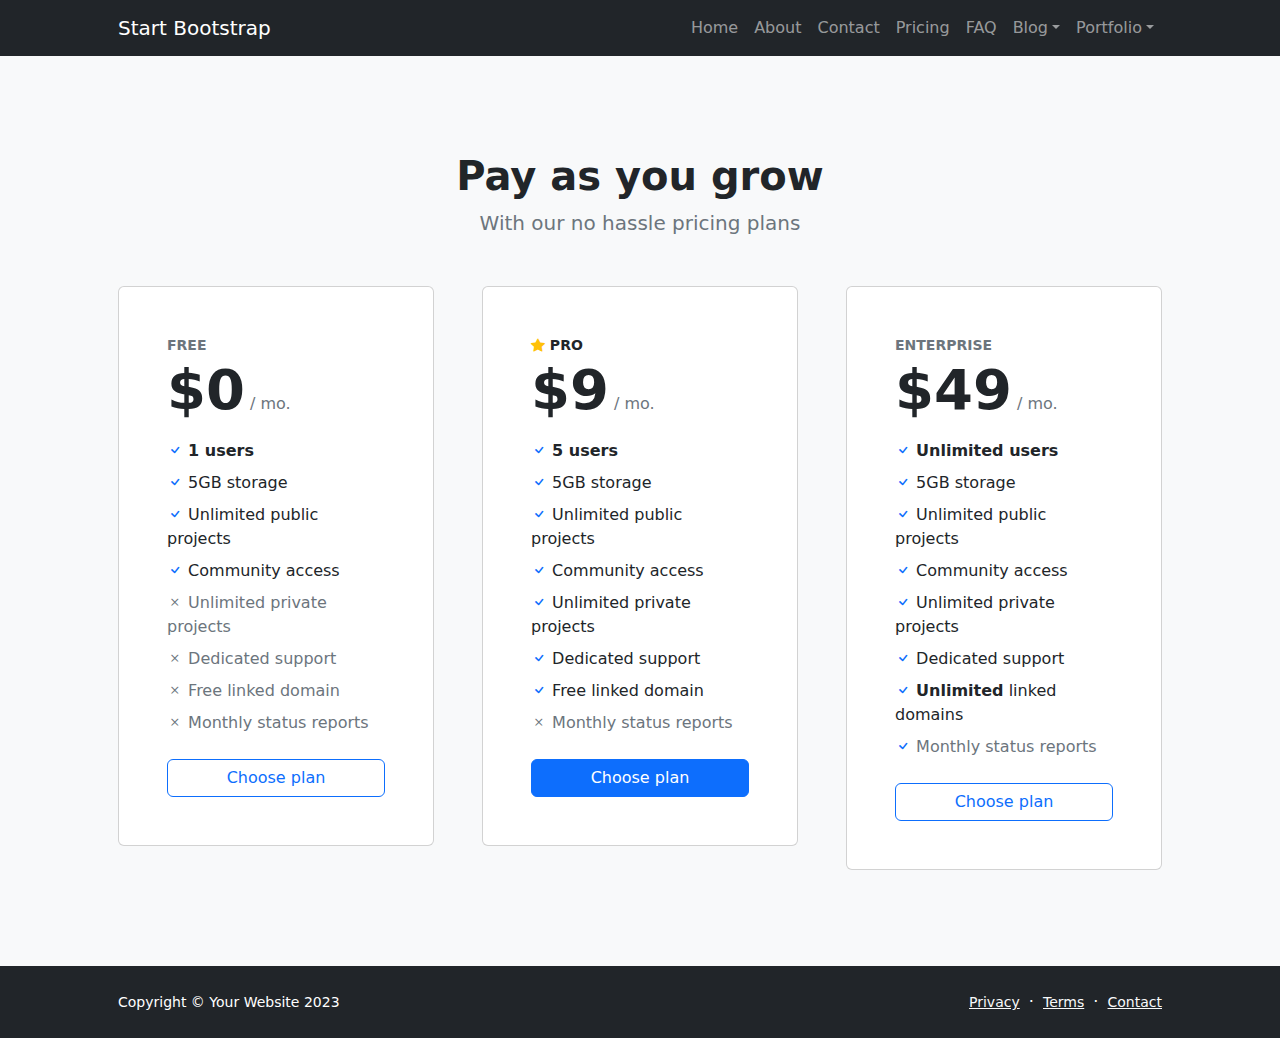
<file: pricing.html>
<!DOCTYPE html>
<html lang="en">
    <head>
        <meta charset="utf-8" />
        <meta name="viewport" content="width=device-width, initial-scale=1, shrink-to-fit=no" />
        <meta name="description" content="" />
        <meta name="author" content="" />
        <title>Modern Business - Start Bootstrap Template</title>
        <!-- Favicon-->
        <link rel="icon" type="image/x-icon" href="assets/favicon.ico" />
        <!-- Bootstrap icons-->
        <link href="https://cdn.jsdelivr.net/npm/bootstrap-icons@1.5.0/font/bootstrap-icons.css" rel="stylesheet" />
        <!-- Core theme CSS (includes Bootstrap)-->
        <link href="css/styles.css" rel="stylesheet" />
    </head>
    <body class="d-flex flex-column">
        <main class="flex-shrink-0">
            <!-- Navigation-->
            <nav class="navbar navbar-expand-lg navbar-dark bg-dark">
                <div class="container px-5">
                    <a class="navbar-brand" href="index.html">Start Bootstrap</a>
                    <button class="navbar-toggler" type="button" data-bs-toggle="collapse" data-bs-target="#navbarSupportedContent" aria-controls="navbarSupportedContent" aria-expanded="false" aria-label="Toggle navigation"><span class="navbar-toggler-icon"></span></button>
                    <div class="collapse navbar-collapse" id="navbarSupportedContent">
                        <ul class="navbar-nav ms-auto mb-2 mb-lg-0">
                            <li class="nav-item"><a class="nav-link" href="index.html">Home</a></li>
                            <li class="nav-item"><a class="nav-link" href="about.html">About</a></li>
                            <li class="nav-item"><a class="nav-link" href="contact.html">Contact</a></li>
                            <li class="nav-item"><a class="nav-link" href="pricing.html">Pricing</a></li>
                            <li class="nav-item"><a class="nav-link" href="faq.html">FAQ</a></li>
                            <li class="nav-item dropdown">
                                <a class="nav-link dropdown-toggle" id="navbarDropdownBlog" href="#" role="button" data-bs-toggle="dropdown" aria-expanded="false">Blog</a>
                                <ul class="dropdown-menu dropdown-menu-end" aria-labelledby="navbarDropdownBlog">
                                    <li><a class="dropdown-item" href="blog-home.html">Blog Home</a></li>
                                    <li><a class="dropdown-item" href="blog-post.html">Blog Post</a></li>
                                </ul>
                            </li>
                            <li class="nav-item dropdown">
                                <a class="nav-link dropdown-toggle" id="navbarDropdownPortfolio" href="#" role="button" data-bs-toggle="dropdown" aria-expanded="false">Portfolio</a>
                                <ul class="dropdown-menu dropdown-menu-end" aria-labelledby="navbarDropdownPortfolio">
                                    <li><a class="dropdown-item" href="portfolio-overview.html">Portfolio Overview</a></li>
                                    <li><a class="dropdown-item" href="portfolio-item.html">Portfolio Item</a></li>
                                </ul>
                            </li>
                        </ul>
                    </div>
                </div>
            </nav>
            <!-- Pricing section-->
            <section class="bg-light py-5">
                <div class="container px-5 my-5">
                    <div class="text-center mb-5">
                        <h1 class="fw-bolder">Pay as you grow</h1>
                        <p class="lead fw-normal text-muted mb-0">With our no hassle pricing plans</p>
                    </div>
                    <div class="row gx-5 justify-content-center">
                        <!-- Pricing card free-->
                        <div class="col-lg-6 col-xl-4">
                            <div class="card mb-5 mb-xl-0">
                                <div class="card-body p-5">
                                    <div class="small text-uppercase fw-bold text-muted">Free</div>
                                    <div class="mb-3">
                                        <span class="display-4 fw-bold">$0</span>
                                        <span class="text-muted">/ mo.</span>
                                    </div>
                                    <ul class="list-unstyled mb-4">
                                        <li class="mb-2">
                                            <i class="bi bi-check text-primary"></i>
                                            <strong>1 users</strong>
                                        </li>
                                        <li class="mb-2">
                                            <i class="bi bi-check text-primary"></i>
                                            5GB storage
                                        </li>
                                        <li class="mb-2">
                                            <i class="bi bi-check text-primary"></i>
                                            Unlimited public projects
                                        </li>
                                        <li class="mb-2">
                                            <i class="bi bi-check text-primary"></i>
                                            Community access
                                        </li>
                                        <li class="mb-2 text-muted">
                                            <i class="bi bi-x"></i>
                                            Unlimited private projects
                                        </li>
                                        <li class="mb-2 text-muted">
                                            <i class="bi bi-x"></i>
                                            Dedicated support
                                        </li>
                                        <li class="mb-2 text-muted">
                                            <i class="bi bi-x"></i>
                                            Free linked domain
                                        </li>
                                        <li class="text-muted">
                                            <i class="bi bi-x"></i>
                                            Monthly status reports
                                        </li>
                                    </ul>
                                    <div class="d-grid"><a class="btn btn-outline-primary" href="#!">Choose plan</a></div>
                                </div>
                            </div>
                        </div>
                        <!-- Pricing card pro-->
                        <div class="col-lg-6 col-xl-4">
                            <div class="card mb-5 mb-xl-0">
                                <div class="card-body p-5">
                                    <div class="small text-uppercase fw-bold">
                                        <i class="bi bi-star-fill text-warning"></i>
                                        Pro
                                    </div>
                                    <div class="mb-3">
                                        <span class="display-4 fw-bold">$9</span>
                                        <span class="text-muted">/ mo.</span>
                                    </div>
                                    <ul class="list-unstyled mb-4">
                                        <li class="mb-2">
                                            <i class="bi bi-check text-primary"></i>
                                            <strong>5 users</strong>
                                        </li>
                                        <li class="mb-2">
                                            <i class="bi bi-check text-primary"></i>
                                            5GB storage
                                        </li>
                                        <li class="mb-2">
                                            <i class="bi bi-check text-primary"></i>
                                            Unlimited public projects
                                        </li>
                                        <li class="mb-2">
                                            <i class="bi bi-check text-primary"></i>
                                            Community access
                                        </li>
                                        <li class="mb-2">
                                            <i class="bi bi-check text-primary"></i>
                                            Unlimited private projects
                                        </li>
                                        <li class="mb-2">
                                            <i class="bi bi-check text-primary"></i>
                                            Dedicated support
                                        </li>
                                        <li class="mb-2">
                                            <i class="bi bi-check text-primary"></i>
                                            Free linked domain
                                        </li>
                                        <li class="text-muted">
                                            <i class="bi bi-x"></i>
                                            Monthly status reports
                                        </li>
                                    </ul>
                                    <div class="d-grid"><a class="btn btn-primary" href="#!">Choose plan</a></div>
                                </div>
                            </div>
                        </div>
                        <!-- Pricing card enterprise-->
                        <div class="col-lg-6 col-xl-4">
                            <div class="card">
                                <div class="card-body p-5">
                                    <div class="small text-uppercase fw-bold text-muted">Enterprise</div>
                                    <div class="mb-3">
                                        <span class="display-4 fw-bold">$49</span>
                                        <span class="text-muted">/ mo.</span>
                                    </div>
                                    <ul class="list-unstyled mb-4">
                                        <li class="mb-2">
                                            <i class="bi bi-check text-primary"></i>
                                            <strong>Unlimited users</strong>
                                        </li>
                                        <li class="mb-2">
                                            <i class="bi bi-check text-primary"></i>
                                            5GB storage
                                        </li>
                                        <li class="mb-2">
                                            <i class="bi bi-check text-primary"></i>
                                            Unlimited public projects
                                        </li>
                                        <li class="mb-2">
                                            <i class="bi bi-check text-primary"></i>
                                            Community access
                                        </li>
                                        <li class="mb-2">
                                            <i class="bi bi-check text-primary"></i>
                                            Unlimited private projects
                                        </li>
                                        <li class="mb-2">
                                            <i class="bi bi-check text-primary"></i>
                                            Dedicated support
                                        </li>
                                        <li class="mb-2">
                                            <i class="bi bi-check text-primary"></i>
                                            <strong>Unlimited</strong>
                                            linked domains
                                        </li>
                                        <li class="text-muted">
                                            <i class="bi bi-check text-primary"></i>
                                            Monthly status reports
                                        </li>
                                    </ul>
                                    <div class="d-grid"><a class="btn btn-outline-primary" href="#!">Choose plan</a></div>
                                </div>
                            </div>
                        </div>
                    </div>
                </div>
            </section>
        </main>
        <!-- Footer-->
        <footer class="bg-dark py-4 mt-auto">
            <div class="container px-5">
                <div class="row align-items-center justify-content-between flex-column flex-sm-row">
                    <div class="col-auto"><div class="small m-0 text-white">Copyright &copy; Your Website 2023</div></div>
                    <div class="col-auto">
                        <a class="link-light small" href="#!">Privacy</a>
                        <span class="text-white mx-1">&middot;</span>
                        <a class="link-light small" href="#!">Terms</a>
                        <span class="text-white mx-1">&middot;</span>
                        <a class="link-light small" href="#!">Contact</a>
                    </div>
                </div>
            </div>
        </footer>
        <!-- Bootstrap core JS-->
        <script src="https://cdn.jsdelivr.net/npm/bootstrap@5.2.3/dist/js/bootstrap.bundle.min.js"></script>
        <!-- Core theme JS-->
        <script src="js/scripts.js"></script>
    </body>
</html>
</file>
